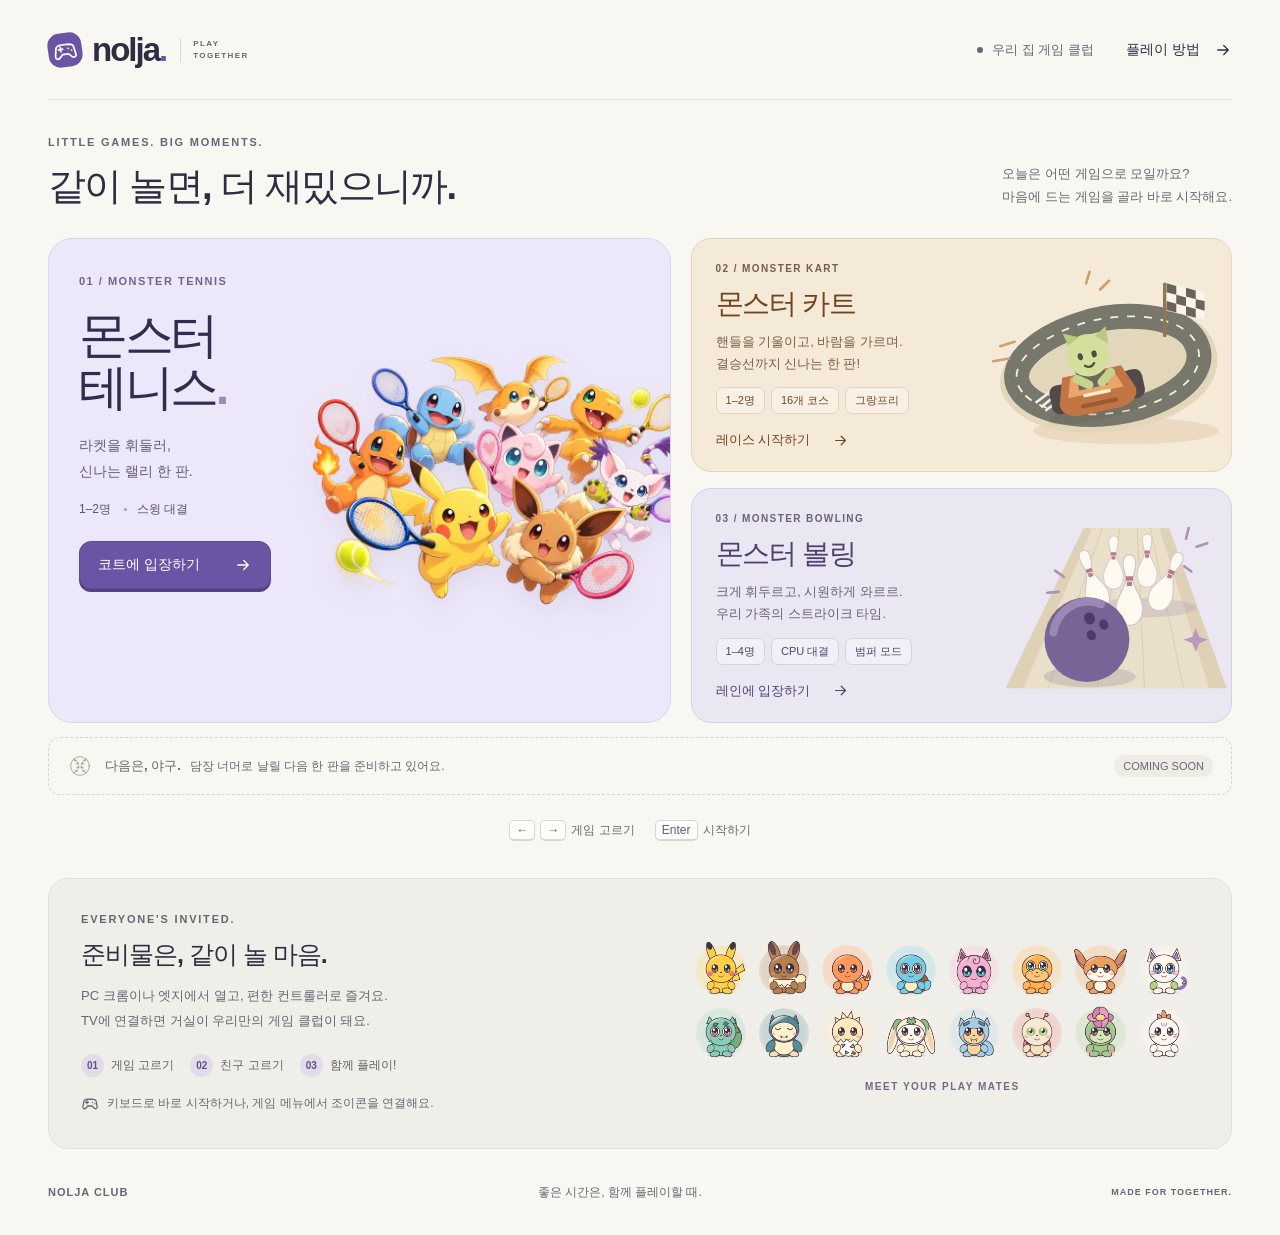
<file: index.html>
<!doctype html>
<html lang="ko">
<head>
<meta charset="utf-8">
<meta name="viewport" content="width=device-width, initial-scale=1">
<meta name="theme-color" content="#f8f7f2">
<meta name="description" content="우리 집이 플레이 그라운드가 되는 시간. 조이콘이나 키보드로 함께 즐기는 놀자 게임 클럽. 몬스터 테니스 · 몬스터 카트 · 몬스터 볼링.">
<title>놀자 · 몬스터 게임 클럽</title>
<link rel="icon" href="shared/icon.svg" type="image/svg+xml">
<meta property="og:type" content="website">
<meta property="og:site_name" content="놀자">
<meta property="og:title" content="놀자 · 몬스터 게임 클럽">
<meta property="og:description" content="우리 집이 플레이 그라운드가 되는 시간. 조이콘이나 키보드로 함께 즐기는 놀자 게임 클럽. 몬스터 테니스 · 몬스터 카트 · 몬스터 볼링.">
<meta property="og:url" content="https://pusam.github.io/nolja/">
<meta property="og:image" content="https://pusam.github.io/nolja/shared/og.jpg">
<meta property="og:image:width" content="1200">
<meta property="og:image:height" content="630">
<meta name="twitter:card" content="summary_large_image">
<link rel="stylesheet" href="shared/home.css?v=20261106a">
<link rel="stylesheet" href="shared/brand.css?v=20261106a">
<link rel="stylesheet" href="shared/couch.css?v=20261106a">
</head>
<body>
<a class="skip-link" href="#games">게임 고르기로 바로 가기</a>
<svg class="icon-library" aria-hidden="true" xmlns="http://www.w3.org/2000/svg">
  <symbol id="i-arrow" viewBox="0 0 24 24"><path d="M5 12h14m-6-6 6 6-6 6"/></symbol>
  <symbol id="i-controller" viewBox="0 0 24 24"><path d="m8 7-2.1.6a3 3 0 0 0-2.1 2.3L2.5 17a2.2 2.2 0 0 0 3.7 2l3-3h5.6l3 3a2.2 2.2 0 0 0 3.7-2l-1.3-7.1a3 3 0 0 0-2.1-2.3L16 7Z"/><path d="M6 11h4m-2-2v4m7-2h.01m3 2h.01"/></symbol>
  <symbol id="i-baseball" viewBox="0 0 64 64"><circle cx="32" cy="32" r="23"/><path d="M17 15c15 8 15 26 0 34m30-34c-15 8-15 26 0 34M18 19l6-2m-1 9 6-1m-5 10 6 1m-10 7 6 3m20-27-6-2m1 9-6-1m5 10-6 1m10 7-6 3"/></symbol>
</svg>
<div class="home">
  <header class="site-header">
    <a class="brand nolja-brand" href="index.html" aria-label="놀자 홈"><span class="brand-symbol"><svg aria-hidden="true"><use href="#i-controller"/></svg></span><span class="brand-word">nolja<span class="brand-dot">.</span></span><span class="brand-tag">PLAY<br>TOGETHER</span></a>
    <nav class="header-nav" aria-label="홈 메뉴"><span class="club-status"><i></i> 우리 집 게임 클럽</span><a class="how-link" href="#how-to-play">플레이 방법 <svg class="icon" aria-hidden="true"><use href="#i-arrow"/></svg></a></nav>
  </header>
  <main>
    <section id="games" aria-labelledby="page-title">
      <div class="intro"><div><p class="eyebrow">LITTLE GAMES. BIG MOMENTS.</p><h1 id="page-title">같이 놀면, 더 재밌으니까.</h1></div><p class="intro-note">오늘은 어떤 게임으로 모일까요?<br>마음에 드는 게임을 골라 바로 시작해요.</p></div>
      <div id="channels" class="channels">
        <a class="ch hero" href="games/tennis/index.html" data-name="몬스터 테니스" aria-label="몬스터 테니스 시작하기. 1인 CPU 대전 또는 2인 대전">
          <div class="hero-copy">
            <p class="hero-kicker">01 / MONSTER TENNIS</p>
            <h2>몬스터 <br>테니스<span class="title-dot">.</span></h2>
            <p class="hero-desc">라켓을 휘둘러,<br>신나는 랠리 한 판.</p>
            <div class="game-tags"><span>1–2명</span><span>스윙 대결</span></div>
            <span class="play-button">코트에 입장하기 <svg class="icon" aria-hidden="true"><use href="#i-arrow"/></svg></span>
          </div>
          <div class="hero-art" aria-hidden="true">
            <img class="home-monsters" src="games/tennis/assets/monster-team.webp" alt="" width="1536" height="1024" fetchpriority="high">
          </div>
        </a>
        <div class="game-grid" aria-label="카트와 볼링">
          <a class="ch game-card racing" href="games/kart/index.html" data-name="몬스터 카트" aria-label="몬스터 카트 시작하기. 1~2인, 16개 코스와 그랑프리">
            <div class="game-copy"><span class="game-index">02 / MONSTER KART</span><h2>몬스터 카트</h2><p>핸들을 기울이고, 바람을 가르며.<br>결승선까지 신나는 한 판!</p><div class="card-tags"><span>1–2명</span><span>16개 코스</span><span>그랑프리</span></div><span class="card-cta">레이스 시작하기 <svg class="icon" aria-hidden="true"><use href="#i-arrow"/></svg></span></div>
            <div class="game-illustration" aria-hidden="true">
              <svg viewBox="0 0 300 260" fill="none" xmlns="http://www.w3.org/2000/svg">
                <ellipse cx="168" cy="216" rx="105" ry="15" fill="#c6a47b" opacity=".23"/>
                <path d="M35 185c-30-37 19-81 71-100 53-20 136-15 158 24 26 46-18 86-76 101-60 16-125 9-153-25Z" fill="#e2d7bb"/>
                <path d="M51 172c-23-29 18-61 63-76 49-17 115-12 132 18 18 33-17 62-64 76-48 13-109 9-131-18Z" stroke="#77776b" stroke-width="28"/>
                <path d="M51 172c-23-29 18-61 63-76 49-17 115-12 132 18 18 33-17 62-64 76-48 13-109 9-131-18Z" stroke="#f8efda" stroke-width="2" stroke-dasharray="9 10"/>
                <path d="m66 184 20-15m-14 20 20-16m-15 20 21-16" stroke="#f3eee5" stroke-width="3"/>
                <path d="M212 50v58" stroke="#8f7856" stroke-width="4" stroke-linecap="round"/>
                <path d="m214 49 43 10v31l-43-10Z" fill="#faf4e9"/><path d="m214 49 11 3v10l-11-3Zm22 5 11 3v10l-11-3Zm-11 8 11 3v10l-11-3Zm22 5 10 2v11l-10-3Zm-33 2 11 3v10l-11-3Zm22 6 11 3v10l-11-3Z" fill="#6c635a"/>
                <g transform="translate(74 96) rotate(-12 65 65)">
                  <ellipse cx="57" cy="96" rx="58" ry="10" fill="#5b473f" opacity=".18"/>
                  <rect x="6" y="58" width="23" height="33" rx="9" fill="#51494a"/><rect x="90" y="58" width="23" height="33" rx="9" fill="#51494a"/>
                  <path d="M24 51h68l11 27c2 11-9 19-22 19H36c-13 0-22-7-21-17Z" fill="#c17544"/>
                  <path d="M33 53h49l8 22H26Z" fill="#e9a66a"/><path d="M40 42h33v27H40Z" fill="#6e685b"/>
                  <circle cx="58" cy="32" r="24" fill="#d4df9c"/><path d="m38 17-3-15 17 8m18 2L84 4l-1 20" fill="#b9c982"/>
                  <ellipse cx="49" cy="32" rx="3" ry="4" fill="#4c5042"/><ellipse cx="65" cy="32" rx="3" ry="4" fill="#4c5042"/><path d="M52 43q6 5 11-1" stroke="#4c5042" stroke-width="2.5" stroke-linecap="round"/>
                  <path d="m40 56 12 9m27-9-12 9" stroke="#c5d48d" stroke-width="10" stroke-linecap="round"/>
                  <path d="M45 76h28" stroke="#faf0cc" stroke-width="4" stroke-linecap="round"/><rect x="38" y="85" width="43" height="5" rx="2.5" fill="#9c582f"/>
                </g>
                <path d="m26 120 16-5m-24 22 18-3M123 49l4-13m12 20 10-10" stroke="#cba16d" stroke-width="3" stroke-linecap="round"/>
              </svg>
            </div>
          </a>
          <a class="ch game-card bowling" href="games/bowling/index.html" data-name="몬스터 볼링" aria-label="몬스터 볼링 시작하기. 혼자 또는 최대 4명이 함께하는 볼링">
            <div class="game-copy"><span class="game-index">03 / MONSTER BOWLING</span><h2>몬스터 볼링</h2><p>크게 휘두르고, 시원하게 와르르.<br>우리 가족의 스트라이크 타임.</p><div class="card-tags"><span>1–4명</span><span>CPU 대결</span><span>범퍼 모드</span></div><span class="card-cta">레인에 입장하기 <svg class="icon" aria-hidden="true"><use href="#i-arrow"/></svg></span></div>
            <div class="game-illustration" aria-hidden="true">
              <svg viewBox="0 0 300 260" fill="none" xmlns="http://www.w3.org/2000/svg">
                <path d="m32 223 88-181h97l65 181Z" fill="#ded1b6"/><path d="m52 223 78-181h76l56 181Z" fill="#eadfc8"/>
                <path d="m80 223 61-181m-5 181 25-181m28 181-8-181m52 181L196 42" stroke="#cbbd9e" stroke-opacity=".6"/>
                <ellipse cx="185" cy="132" rx="63" ry="11" fill="#a99ab7" opacity=".3"/>
                <defs><g id="home-pin"><path d="M-7-39c-1-7 2-12 7-12s8 5 7 12L4-24c-1 8 11 22 11 33 0 13-6 20-15 20S-15 22-15 9C-15-2-3-16-4-24Z" fill="#fffaf0" stroke="#d0c6d7" stroke-width="1.4"/><path d="m-4-24 8 0m-7 6h6" stroke="#bd7b87" stroke-width="5"/></g></defs>
                <use href="#home-pin" transform="translate(154 89) scale(.75)"/><use href="#home-pin" transform="translate(192 87) scale(.75)"/>
                <use href="#home-pin" transform="translate(133 110) rotate(-18) scale(.88)"/><use href="#home-pin" transform="translate(211 111) rotate(24) scale(.88)"/>
                <use href="#home-pin" transform="translate(172 123)"/>
                <ellipse cx="127" cy="210" rx="52" ry="12" fill="#706185" opacity=".2"/>
                <circle cx="124" cy="168" r="48" fill="#786496"/><path d="M86 160c5-28 31-41 54-32" stroke="#9c88b6" stroke-width="9" stroke-linecap="round"/>
                <ellipse cx="127" cy="144" rx="6" ry="7" transform="rotate(-25 127 144)" fill="#4c3c67"/><ellipse cx="143" cy="151" rx="5" ry="6" transform="rotate(-25 143 151)" fill="#4c3c67"/><ellipse cx="129" cy="163" rx="5" ry="6" transform="rotate(-25 129 163)" fill="#4c3c67"/>
                <path d="m236 54 3-12m9 21 12-4m-26 26 8 6M98 97l-10-7m4 24-13 1" stroke="#ac92b5" stroke-width="3" stroke-linecap="round"/>
                <path d="m247 155 4 10 10 3-10 4-4 10-4-10-10-4 10-3Z" fill="#b99abd"/>
              </svg>
            </div>
          </a>
        </div>
      </div>
      <article class="upcoming" aria-label="야구, 준비 중"><svg class="icon" aria-hidden="true"><use href="#i-baseball"/></svg><div><h2>다음은, 야구.</h2><p>담장 너머로 날릴 다음 한 판을 준비하고 있어요.</p></div><span class="soon-label">COMING SOON</span></article>
      <p class="keyboard-hint"><span><kbd>←</kbd><kbd>→</kbd> 게임 고르기</span><span><kbd>Enter</kbd> 시작하기</span><span id="padHint" class="pad-hint" hidden><kbd>스틱</kbd> 게임 고르기 · <kbd>버튼</kbd> 시작하기</span><span id="gameHint" class="selection-status" aria-live="polite" aria-atomic="true"></span></p>
    </section>
    <section id="how-to-play" class="club-lounge" aria-labelledby="lounge-title">
      <div class="lounge-copy"><p class="eyebrow">EVERYONE'S INVITED.</p><h2 id="lounge-title">준비물은, 같이 놀 마음.</h2><p>PC 크롬이나 엣지에서 열고, 편한 컨트롤러로 즐겨요.<br>TV에 연결하면 거실이 우리만의 게임 클럽이 돼요.</p><ol class="play-steps"><li><b>01</b> 게임 고르기</li><li><b>02</b> 친구 고르기</li><li><b>03</b> 함께 플레이!</li></ol><span class="controller-note"><svg class="icon" aria-hidden="true"><use href="#i-controller"/></svg> 키보드로 바로 시작하거나, 게임 메뉴에서 조이콘을 연결해요.</span></div>
      <div class="plaza-wrap"><div class="plaza" id="plaza" aria-label="함께할 수 있는 캐릭터 친구들"></div><span class="plaza-label">MEET YOUR PLAY MATES</span></div>
    </section>
  </main>
  <footer class="site-footer"><span>NOLJA CLUB</span><p>좋은 시간은, 함께 플레이할 때.</p><span>MADE FOR TOGETHER.</span></footer>
</div>
<script src="shared/store.js?v=20261106a"></script>
<script src="shared/joycon.js?v=20261106a"></script>
<script src="shared/couch.js?v=20261106a"></script>
<script src="shared/characters.js?v=20261106a"></script>
<script>
(() => {
  'use strict';
  const plaza = document.getElementById('plaza');
  const characters = window.Nolja.characters.CHARS;
  plaza.setAttribute('aria-label', `함께할 수 있는 ${characters.length}명의 캐릭터`);
  characters.forEach(ch => {
    const figure = document.createElement('span'); figure.className = 'play-mate';
    const canvas = document.createElement('canvas'); canvas.width = canvas.height = 128;
    canvas.setAttribute('role', 'img'); canvas.setAttribute('aria-label', ch.name); canvas.title = ch.name;
    window.Nolja.characters.portrait(canvas, ch); figure.appendChild(canvas); plaza.appendChild(figure);
  });
  // Derive keyboard choices from playable links so a new game cannot desynchronize the menu.
  const tiles = [...document.querySelectorAll('#channels a.ch')];
  const hint = document.getElementById('gameHint');
  let choice = 0;
  const announceChoice = () => { hint.textContent = tiles[choice].dataset.name + ' 선택됨'; };
  tiles.forEach((tile, i) => tile.addEventListener('focus', () => { choice = i; announceChoice(); }));
  window.addEventListener('keydown', e => {
    if (e.altKey || e.ctrlKey || e.metaKey || e.target.closest('input, textarea, select, [contenteditable="true"]')) return;
    if (e.key === 'ArrowRight' || e.key === 'ArrowLeft') {
      if (e.target.closest('a, button') && !e.target.closest('#channels a.ch')) return;
      e.preventDefault();
      choice = (choice + (e.key === 'ArrowRight' ? 1 : -1) + tiles.length) % tiles.length;
      tiles[choice].focus({ preventScroll: true });
      tiles[choice].scrollIntoView({ block: 'nearest', behavior: 'auto' });
    }
    if (e.key === 'Enter' && !e.target.closest('a, button')) {
      e.preventDefault(); location.href = tiles[choice].href;
    }
  });
  // 소파에서 조이콘·게임패드로 고르기 (예전에 허락한 조이콘은 저절로 붙음)
  const { joycon, couch } = window.Nolja, padHint = document.getElementById('padHint');
  const showPadHint = () => { padHint.hidden = !joycon.list.some(j => j.ok); };
  joycon.on('change', showPadHint);
  couch.attach({ pads: true, layers: [{ el: document.getElementById('channels'), on: () => true, first: 'a.ch', auto: true }] });
  joycon.start();
})();
</script>
</body>
</html>
</file>
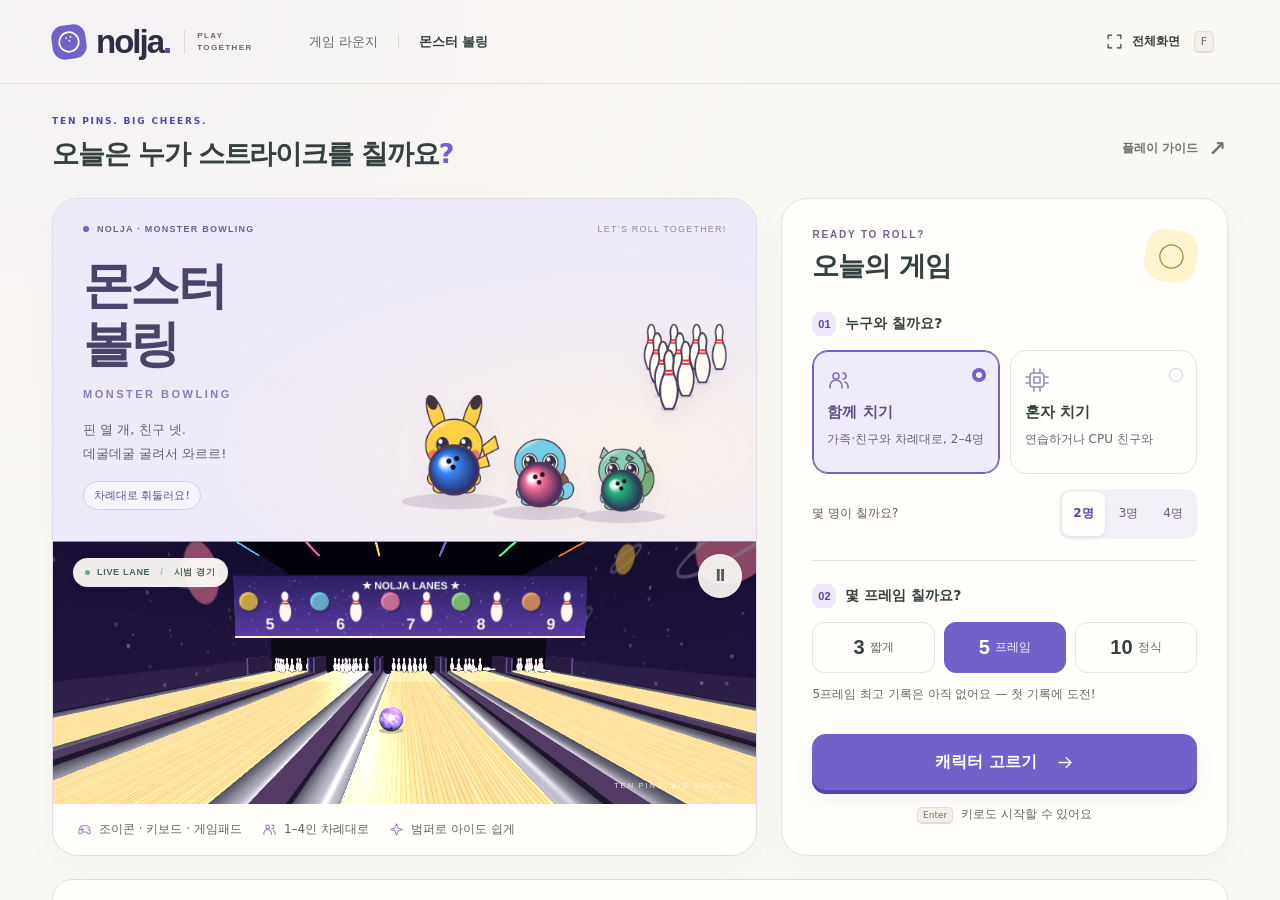
<file: games/bowling/index.html>
<!doctype html>
<html lang="ko">
<head>
<meta charset="utf-8">
<meta name="viewport" content="width=device-width, initial-scale=1">
<meta name="theme-color" content="#5b3fa8">
<title>몬스터 볼링 · 놀자</title>
<meta name="description" content="위 볼링처럼 쥔 채 휘두르다 놓으면 굴러가는 1~4인 볼링. 범퍼와 CPU 친구도 있어요.">
<link rel="icon" href="../../shared/icon.svg" type="image/svg+xml">
<meta property="og:type" content="website">
<meta property="og:site_name" content="놀자">
<meta property="og:title" content="몬스터 볼링 · 놀자">
<meta property="og:description" content="위 볼링처럼 쥔 채 휘두르다 놓으면 굴러가는 1~4인 볼링. 범퍼와 CPU 친구도 있어요.">
<meta property="og:url" content="https://pusam.github.io/nolja/games/bowling/">
<meta property="og:image" content="https://pusam.github.io/nolja/shared/og.jpg">
<meta property="og:image:width" content="1200">
<meta property="og:image:height" content="630">
<meta name="twitter:card" content="summary_large_image">
<link rel="stylesheet" href="../../shared/nolja.css?v=20261106a">
<link rel="stylesheet" href="../../shared/lobby.css?v=20261106a">
<link rel="stylesheet" href="bowling.css?v=20261106a">
<link rel="stylesheet" href="../../shared/couch.css?v=20261106a">
<link rel="stylesheet" href="../../shared/brand.css?v=20261106a">
</head>
<body>
<svg class="icon-library" xmlns="http://www.w3.org/2000/svg" aria-hidden="true"><defs>
  <symbol id="i-bowl" viewBox="0 0 24 24"><circle cx="12" cy="12" r="9"/><path d="M10 8h.01M14 7.5h.01M12.5 11h.01"/></symbol>
  <symbol id="i-pin" viewBox="0 0 64 64"><path d="M18 8h8l-1 12c-1 6 5 12 5 20 0 7-3 14-8 14s-8-7-8-14c0-8 6-14 5-20Zm-1 19h10M17 32h10"/><circle cx="44" cy="42" r="13"/><path d="M42 35h.01m6 2h.01m-5 4h.01"/></symbol>
  <symbol id="i-arrow" viewBox="0 0 24 24"><path d="M4 12h15m-6-6 6 6-6 6"/></symbol>
  <symbol id="i-users" viewBox="0 0 24 24"><circle cx="9" cy="8" r="3"/><path d="M3 20v-2a6 6 0 0 1 12 0v2m1-15a3 3 0 0 1 0 6m2 3a5 5 0 0 1 3 4v2"/></symbol>
  <symbol id="i-cpu" viewBox="0 0 24 24"><rect x="5" y="5" width="14" height="14" rx="3"/><path d="M9 1v4m6-4v4M9 19v4m6-4v4M1 9h4m-4 6h4m14-6h4m-4 6h4M9 9h6v6H9z"/></symbol>
  <symbol id="i-pad" viewBox="0 0 24 24"><path d="M8 6h8c3 0 4 3 5 9 1 5-3 5-6 1H9c-3 4-7 4-6-1C4 9 5 6 8 6Z"/><path d="M8 9v6m-3-3h6m5-2h.01m2 3h.01"/></symbol>
  <symbol id="i-expand" viewBox="0 0 24 24"><path d="M8 3H3v5m13-5h5v5M3 16v5h5m13-5v5h-5"/></symbol>
  <symbol id="i-spark" viewBox="0 0 24 24"><path d="m12 3 2.5 6.5L21 12l-6.5 2.5L12 21l-2.5-6.5L3 12l6.5-2.5Z"/></symbol>
  <symbol id="i-sliders" viewBox="0 0 24 24"><path d="M4 7h6m4 0h6M4 17h10m4 0h2"/><circle cx="12" cy="7" r="2"/><circle cx="16" cy="17" r="2"/></symbol>
  <symbol id="i-chevron" viewBox="0 0 24 24"><path d="m8 10 4 4 4-4"/></symbol>
  <symbol id="i-keyboard" viewBox="0 0 24 24"><rect x="2" y="5" width="20" height="14" rx="3"/><path d="M6 9h.01M10 9h.01M14 9h.01M18 9h.01M6 12h.01M10 12h.01M14 12h.01M18 12h.01M7 15h10"/></symbol>
</defs></svg>
<div id="laneStage"><canvas id="gl" aria-label="볼링 레인"></canvas><canvas id="hud" aria-hidden="true"></canvas></div>

<div id="menu" class="overlay lobby">
  <header class="club-header">
    <a class="brand nolja-brand" href="../../index.html" aria-label="놀자 홈"><span class="brand-symbol"><svg aria-hidden="true"><use href="#i-bowl"/></svg></span><span class="brand-word">nolja<span class="brand-dot">.</span></span><span class="brand-tag">PLAY<br>TOGETHER</span></a>
    <nav class="club-nav" aria-label="메인 메뉴"><a href="../../index.html">게임 라운지</a><span class="nav-divider"></span><span class="current-game">몬스터 볼링</span></nav>
    <button id="btnFull" class="header-button" aria-label="전체화면 (F)"><svg aria-hidden="true" class="icon"><use href="#i-expand"/></svg><span>전체화면</span><kbd>F</kbd></button>
  </header>
  <main class="lobby-main">
    <div class="page-heading"><div><p class="eyebrow">TEN PINS. BIG CHEERS.</p><h1>오늘은 누가 스트라이크를 칠까요<span>?</span></h1></div><button id="btnGuide" class="text-button">플레이 가이드 <span aria-hidden="true">↗</span></button></div>
    <div class="lobby-grid">
      <section class="game-feature" aria-labelledby="gameTitle">
        <div class="feature-copy"><div class="feature-topline"><span class="sport-badge"><span></span> NOLJA · MONSTER BOWLING</span><span class="feature-edition">LET’S ROLL TOGETHER!</span></div><div class="feature-intro"><h2 id="gameTitle">몬스터 <br>볼링<span>MONSTER BOWLING</span></h2><p>핀 열 개, 친구 넷.<br>데굴데굴 굴려서 와르르!</p><span class="feature-note">차례대로 휘둘러요!</span></div><img id="bowlArt" class="monster-team bowl-art" alt="볼링공을 든 몬스터 친구들과 핀 열 개" hidden></div>
        <div id="lanePreview" class="court-preview lane-preview"><div class="preview-caption"><span class="live-dot"></span> LIVE LANE <span class="caption-divider">/</span> 시범 경기</div><button id="btnPreview" class="preview-toggle" aria-pressed="false" aria-label="시범 경기 일시정지">Ⅱ</button><span class="court-watermark" aria-hidden="true">TEN PINS. BIG SMILES.</span></div>
        <div class="feature-perks"><span><svg aria-hidden="true" class="icon"><use href="#i-pad"/></svg> 조이콘 · 키보드 · 게임패드</span><span><svg aria-hidden="true" class="icon"><use href="#i-users"/></svg> 1–4인 차례대로</span><span><svg aria-hidden="true" class="icon"><use href="#i-spark"/></svg> 범퍼로 아이도 쉽게</span></div>
      </section>
      <section class="match-setup" aria-labelledby="setupTitle">
        <div class="setup-heading"><div><p class="eyebrow">READY TO ROLL?</p><h2 id="setupTitle">오늘의 게임</h2></div><span class="setup-ball-wrap"><svg class="setup-ball" aria-hidden="true"><use href="#i-bowl"/></svg></span></div>
        <fieldset class="setup-group"><legend><span class="step-number">01</span> 누구와 칠까요?</legend><div id="modeRow" class="mode-options" aria-label="게임 모드"><button data-mode="family"><svg aria-hidden="true" class="icon"><use href="#i-users"/></svg><strong>함께 치기</strong><span>가족·친구와 차례대로, 2–4명</span><i class="choice-dot"></i></button><button data-mode="solo"><svg aria-hidden="true" class="icon"><use href="#i-cpu"/></svg><strong>혼자 치기</strong><span>연습하거나 CPU 친구와</span><i class="choice-dot"></i></button></div><div id="countRow" class="level-options"><span>몇 명이 칠까요?</span><div class="row"><button data-count="2">2명</button><button data-count="3">3명</button><button data-count="4">4명</button></div></div><div id="cpuRow" class="level-options hidden"><span>CPU 친구</span><div class="row"><button data-cpu="-1">없이</button><button data-cpu="0">쉬움</button><button data-cpu="1">보통</button><button data-cpu="2">어려움</button></div></div></fieldset>
        <fieldset class="setup-group win-group"><legend><span class="step-number">02</span> 몇 프레임 칠까요?</legend><div id="frameRow" class="win-options" aria-label="프레임 수"><button data-frames="3">3<span>짧게</span></button><button data-frames="5">5<span>프레임</span></button><button data-frames="10">10<span>정식</span></button></div><p id="bestScore" class="field-hint"></p></fieldset>
        <div class="start-area"><button id="btnStart" class="primary start-button">캐릭터 고르기 <svg aria-hidden="true" class="icon"><use href="#i-arrow"/></svg></button><span class="start-hint"><kbd>Enter</kbd> 키로도 시작할 수 있어요</span></div>
      </section>
    </div>
    <section class="connection-card" aria-labelledby="controllerTitle"><span class="connection-icon"><svg aria-hidden="true" class="icon"><use href="#i-pad"/></svg></span><div class="connection-copy"><h2 id="controllerTitle">휘둘러서 굴리기, 조이콘과 함께</h2><p id="connectionStatus">키보드만으로도 바로 플레이할 수 있어요.</p></div><div class="connection-actions"><button id="btnConnect" class="connect-button"><span class="plus-icon" aria-hidden="true">+</span> 조이콘 연결</button></div></section>
    <div class="secondary-grid">
      <details class="club-details" id="controllerDetails"><summary><span><svg aria-hidden="true" class="icon"><use href="#i-pad"/></svg> 컨트롤러 상태 · 연결 방법</span><svg aria-hidden="true" class="icon chevron"><use href="#i-chevron"/></svg></summary><div class="details-content"><p class="small">윈도우 블루투스에서 조이콘 측면의 동그란 버튼을 길게 눌러 페어링한 뒤, ‘조이콘 연결’을 눌러주세요. 여러 개를 연결하려면 한 번씩 눌러주세요. 연결하고 나면 메뉴도 조이콘으로 골라요: 스틱 = 옮기기, 오른쪽 버튼 = 누르기, 아래 버튼 = 뒤로. 차례대로 치니까 하나를 돌려 써도 돼요.</p><div id="hidWarn" class="warn hidden" role="status"></div><div id="slots" aria-live="polite"></div></div></details>
      <details class="club-details" id="settingsDetails"><summary><span><svg aria-hidden="true" class="icon"><use href="#i-sliders"/></svg> 그래픽 · 플레이 설정</span><svg aria-hidden="true" class="icon chevron"><use href="#i-chevron"/></svg></summary><div class="details-content"><div class="setting-title">그래픽 품질</div><div id="qRow" class="row seg"><button data-q="auto">자동</button><button data-q="high">높음</button><button data-q="mid">보통</button><button data-q="low">낮음</button><button data-q="lowest">최저</button></div><div id="gfxInfo" class="small gfx-info"></div><label class="set" for="sens">스윙 감도 <input id="sens" type="range" min="0.6" max="1.6" step="0.05"><span id="sensV" class="small"></span></label><div class="setting-title">굴러갈 길 미리 보기</div><div id="guideRow" class="row seg"><button data-guide="full">핀까지</button><button data-guide="short">화살표까지</button><button data-guide="off">끄기</button></div><p class="small">조준할 때 바닥에 공이 굴러갈 길이 화살 띠로 나와요. 어른끼리는 ‘화살표까지’나 ‘끄기’로 해 보세요.</p><div class="setting-title sound-title">소리 크기</div><label class="set" for="volMusic">음악 <input id="volMusic" type="range" min="0" max="100" step="5"><span id="volMusicV" class="small"></span></label><label class="set" for="volSfx">효과음 <input id="volSfx" type="range" min="0" max="100" step="5"><span id="volSfxV" class="small"></span></label><label class="set" for="volCrowd">관중 <input id="volCrowd" type="range" min="0" max="100" step="5"><span id="volCrowdV" class="small"></span></label><p class="small">볼링장 음악은 계속 흐르고, 게임 중엔 옆 레인 소리와 웅성거림이 나와요. 0이면 꺼져요.</p></div></details>
    </div>
    <footer class="club-footer"><button id="btnHome" class="text-button">← 놀자 라운지</button><span>조이콘 스트랩을 꼭 끼고, 주변 공간을 확보해 주세요.</span><span class="footer-signoff">LITTLE FRIENDS, LOVELY GAMES.</span></footer>
  </main>
</div>

<dialog id="guideDialog" class="guide-dialog" aria-labelledby="guideTitle"><div class="dialog-heading"><div><p class="eyebrow">READY, SET, ROLL!</p><h2 id="guideTitle">처음이어도 괜찮아요.</h2></div><button id="btnGuideClose" class="close-button" aria-label="플레이 가이드 닫기">×</button></div><p class="sub">조준은 스틱으로, 굴리기는 휘둘러서! 한 사람씩 차례대로 쳐요.</p><div class="guide-steps"><div><span>01</span><h3>자리·방향·휘기</h3><p>스틱을 위아래로 움직여 고칠 것을 고르고, 좌우로 바꿔요. 바닥의 화살 띠가 공이 굴러갈 길이에요. 휘기를 넣으면 공이 핀 앞에서 휘어 들어가요.</p></div><div><span>02</span><h3>위 볼링처럼 휘두르기</h3><p>조이콘을 R 버튼 쪽이 손끝을 향하게 쥐고, R(ZR)을 누른 채 팔을 뒤로 뺐다가 앞으로 휘두르며 놓아요. 화면 속 팔이 내 팔을 그대로 따라가요. 빨리 휘두를수록 빠르고, 놓을 때 손목을 비틀면 그쪽으로 휘어요. 버튼 없이 휘둘러도 맨 아래에서 저절로 굴러가요.</p></div><div><span>03</span><h3>스트라이크·스페어</h3><p>첫 공에 열 개 다 쓰러뜨리면 스트라이크(X), 두 공에 다 쓰러뜨리면 스페어(/)예요. 보너스 점수를 받아요! 아이는 범퍼를 켜면 도랑에 안 빠져요.</p></div></div><div class="keyboard-guide"><h3><svg aria-hidden="true" class="icon"><use href="#i-keyboard"/></svg> 키보드로 플레이</h3><div class="keyboard-players"><div><kbd>↑</kbd><kbd>↓</kbd> 고르기 <kbd>←</kbd><kbd>→</kbd> 바꾸기 <kbd>Space</kbd> 꾹 눌렀다 떼면 굴러가요</div><div><kbd>A</kbd> 살살 <kbd>S</kbd> 보통 <kbd>D</kbd> 세게 바로 굴리기 · <kbd>B</kbd> 범퍼 켜고 끄기</div></div><p class="small"><kbd>Enter</kbd> 시작 · <kbd>Esc</kbd> 일시정지 · <kbd>F</kbd> 전체화면</p><p class="small">게임패드: 스틱 조준 · A 꾹 눌렀다 떼기 · RB 세게 · LB 살살 · X 보통 · Y 범퍼</p></div></dialog>

<div id="select" class="overlay sel hidden"><div class="selection-top"><p class="eyebrow">PICK YOUR BOWLER</p><div class="seltitle">함께 칠 친구를 골라요<span>.</span></div><p class="selection-subtitle">한 사람씩 차례대로 골라요. 아이는 범퍼를 켜 주세요!</p><div id="roster" class="roster" aria-label="볼링 캐릭터 목록"></div><div class="center selection-hint"><span class="hint">클릭으로 고르기 · 같은 친구를 한 번 더 누르면 준비 · 조이콘 Y·A ◀▶, 휘두르면 준비, B 뒤로 · 키보드 ←→, Enter</span><span class="roster-scroll-hint">캐릭터 목록을 스크롤하면 더 많은 친구가 보여요.</span></div></div><div class="selbottom bw-selbottom"><div id="selCards" class="bw-cards"></div><div class="selmid"><div id="selMsg" class="selmsg" role="status"></div><button id="btnSelBack">← 게임 설정</button></div></div></div>
<div id="pause" class="overlay hidden"><div class="panel center pause-panel"><p class="eyebrow">TAKE A BREATHER</p><div class="big">잠깐, 쉬어갈까요?</div><p class="sub">레인은 그대로 기다리고 있어요.</p><div class="row modal-actions"><button id="btnResume" class="primary">계속 하기</button><button id="btnRestart">처음부터</button><button id="btnQuit">게임 설정으로</button></div><div id="pauseInfo" class="small"></div></div></div>
<div id="result" class="overlay bottom hidden"><div class="panel center result-panel"><p id="resEyebrow" class="eyebrow">WHAT A GAME!</p><div id="resTitle" class="big"></div><div id="resRecord" class="bw-record hidden"></div><div id="resBody" class="sub"></div><div class="row modal-actions"><button id="btnAgain" class="primary">한 판 더!</button><button id="btnReselect">캐릭터 바꾸기</button><button id="btnMenu">게임 설정</button></div><div class="small result-hint">조이콘 버튼 / Enter = 다시 하기</div></div></div>
<script src="../../shared/vendor/three.min.js"></script>
<script src="../../shared/store.js?v=20261106a"></script>
<script src="../../shared/audio.js?v=20261106a"></script>
<script src="../../shared/joycon.js?v=20261106a"></script>
<script src="../../shared/couch.js?v=20261106a"></script>
<script src="../../shared/characters.js?v=20261106a"></script>
<script src="bowling.js?v=20261106a"></script>
<script src="bowling-ui.js?v=20261106a"></script>
</body>
</html>
</file>
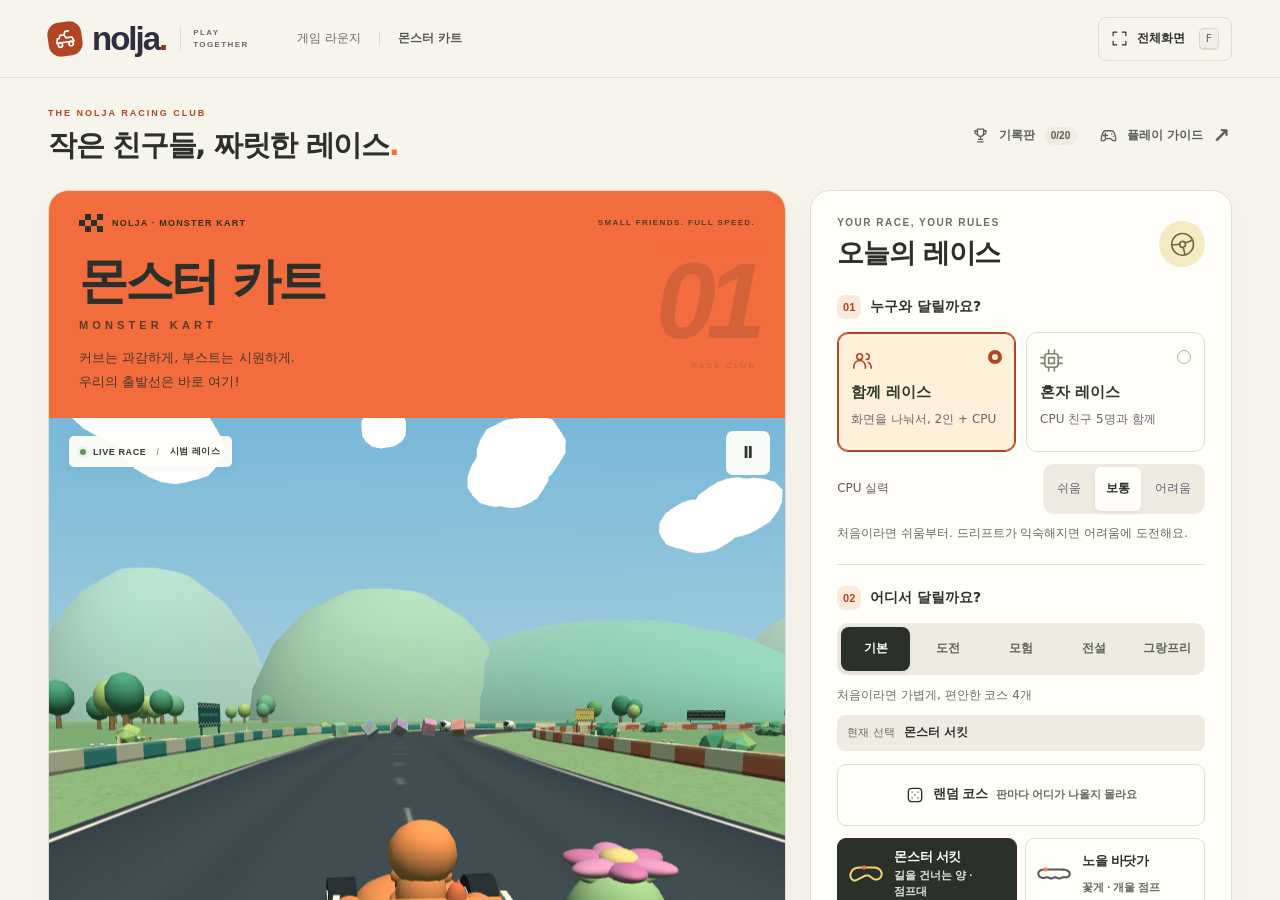
<file: games/kart/index.html>
<!doctype html>
<html lang="ko">
<head>
<meta charset="utf-8">
<meta name="viewport" content="width=device-width, initial-scale=1">
<meta name="theme-color" content="#f76b39">
<title>몬스터 카트 · 놀자</title>
<meta name="description" content="조이콘을 핸들처럼 기울여 달리는 1~2인 레이스. 코스 16개와 그랑프리 컵 넷, 트로피 진열장까지.">
<link rel="icon" href="../../shared/icon.svg" type="image/svg+xml">
<meta property="og:type" content="website">
<meta property="og:site_name" content="놀자">
<meta property="og:title" content="몬스터 카트 · 놀자">
<meta property="og:description" content="조이콘을 핸들처럼 기울여 달리는 1~2인 레이스. 코스 16개와 그랑프리 컵 넷, 트로피 진열장까지.">
<meta property="og:url" content="https://pusam.github.io/nolja/games/kart/">
<meta property="og:image" content="https://pusam.github.io/nolja/shared/og.jpg">
<meta property="og:image:width" content="1200">
<meta property="og:image:height" content="630">
<meta name="twitter:card" content="summary_large_image">
<link rel="stylesheet" href="../../shared/nolja.css?v=20261106a">
<link rel="stylesheet" href="../../shared/lobby.css?v=20261106a">
<link rel="stylesheet" href="kart.css?v=20261106a">
<link rel="stylesheet" href="../../shared/couch.css?v=20261106a">
<link rel="stylesheet" href="../../shared/brand.css?v=20261106a">
</head>
<body>
<svg class="icon-library" xmlns="http://www.w3.org/2000/svg" aria-hidden="true"><defs>
  <symbol id="i-kart" viewBox="0 0 24 24"><path d="M4 15h16l-1.5-4H13l-1.5-3H8L6.5 11H5Z"/><circle cx="7" cy="17" r="2"/><circle cx="17" cy="17" r="2"/><path d="M11.5 8 13 5h3"/></symbol>
  <symbol id="i-arrow" viewBox="0 0 24 24"><path d="M4 12h15m-6-6 6 6-6 6"/></symbol>
  <symbol id="i-users" viewBox="0 0 24 24"><circle cx="9" cy="8" r="3"/><path d="M3 20v-2a6 6 0 0 1 12 0v2m1-15a3 3 0 0 1 0 6m2 3a5 5 0 0 1 3 4v2"/></symbol>
  <symbol id="i-cpu" viewBox="0 0 24 24"><rect x="5" y="5" width="14" height="14" rx="3"/><path d="M9 1v4m6-4v4M9 19v4m6-4v4M1 9h4m-4 6h4m14-6h4m-4 6h4M9 9h6v6H9z"/></symbol>
  <symbol id="i-pad" viewBox="0 0 24 24"><path d="M8 6h8c3 0 4 3 5 9 1 5-3 5-6 1H9c-3 4-7 4-6-1C4 9 5 6 8 6Z"/><path d="M8 9v6m-3-3h6m5-2h.01m2 3h.01"/></symbol>
  <symbol id="i-trophy" viewBox="0 0 24 24"><path d="M8 4h8v5a4 4 0 0 1-8 0V4Z"/><path d="M8 6H5v1.5A3.5 3.5 0 0 0 8.5 11M16 6h3v1.5a3.5 3.5 0 0 1-3.5 3.5M12 13v4M8.5 20h7M9.5 17h5"/></symbol><symbol id="i-wheel" viewBox="0 0 24 24"><circle cx="12" cy="12" r="9"/><circle cx="12" cy="12" r="2.4"/><path d="M3.3 10.5 9.7 11.4M20.7 10.5l-6.4.9M12 14.4V21"/></symbol>
  <symbol id="i-expand" viewBox="0 0 24 24"><path d="M8 3H3v5m13-5h5v5M3 16v5h5m13-5v5h-5"/></symbol>
  <symbol id="i-dice" viewBox="0 0 24 24"><rect x="4" y="4" width="16" height="16" rx="4"/><path d="M8.5 8.5h.01M15.5 8.5h.01M12 12h.01M8.5 15.5h.01M15.5 15.5h.01"/></symbol>
  <symbol id="i-spark" viewBox="0 0 24 24"><path d="m12 3 2.5 6.5L21 12l-6.5 2.5L12 21l-2.5-6.5L3 12l6.5-2.5Z"/></symbol>
  <symbol id="i-sliders" viewBox="0 0 24 24"><path d="M4 7h6m4 0h6M4 17h10m4 0h2"/><circle cx="12" cy="7" r="2"/><circle cx="16" cy="17" r="2"/></symbol>
  <symbol id="i-chevron" viewBox="0 0 24 24"><path d="m8 10 4 4 4-4"/></symbol>
  <symbol id="i-crown" viewBox="0 0 24 24"><path d="M4 18 3 8l5 4 4-7 4 7 5-4-1 10Z"/></symbol>
  <symbol id="i-keyboard" viewBox="0 0 24 24"><rect x="2" y="5" width="20" height="14" rx="3"/><path d="M6 9h.01M10 9h.01M14 9h.01M18 9h.01M6 12h.01M10 12h.01M14 12h.01M18 12h.01M7 15h10"/></symbol>
</defs></svg>
<div id="kartStage"><canvas id="gl" aria-label="카트 레이스 화면"></canvas><canvas id="hud" aria-hidden="true"></canvas></div>

<div id="menu" class="overlay lobby">
  <header class="club-header">
    <a class="brand nolja-brand" href="../../index.html" aria-label="놀자 홈"><span class="brand-symbol"><svg aria-hidden="true"><use href="#i-kart"/></svg></span><span class="brand-word">nolja<span class="brand-dot">.</span></span><span class="brand-tag">PLAY<br>TOGETHER</span></a>
    <nav class="club-nav" aria-label="메인 메뉴"><a href="../../index.html">게임 라운지</a><span class="nav-divider"></span><span class="current-game">몬스터 카트</span></nav>
    <button id="btnFull" class="header-button" aria-label="전체화면 (F)"><svg aria-hidden="true" class="icon"><use href="#i-expand"/></svg><span>전체화면</span><kbd>F</kbd></button>
  </header>
  <main class="lobby-main">
    <div class="page-heading"><div><p class="eyebrow">THE NOLJA RACING CLUB</p><h1>작은 친구들, 짜릿한 레이스<span>.</span></h1></div><div class="page-actions"><button id="btnRecords" class="text-button"><svg aria-hidden="true" class="icon"><use href="#i-trophy"/></svg> 기록판 <em id="recordCount" class="record-chip"></em></button><button id="btnGuide" class="text-button"><svg aria-hidden="true" class="icon"><use href="#i-pad"/></svg> 플레이 가이드 <span aria-hidden="true">↗</span></button></div></div>
    <div class="lobby-grid">
      <section class="game-feature" aria-labelledby="gameTitle">
        <div class="feature-copy"><div class="feature-topline"><span class="sport-badge"><span class="checkered-mark" aria-hidden="true"></span> NOLJA · MONSTER KART</span><span class="feature-edition">SMALL FRIENDS. FULL SPEED.</span></div><div class="feature-intro"><h2 id="gameTitle">몬스터 카트<span>MONSTER KART</span></h2><p>커브는 과감하게, 부스트는 시원하게.<br>우리의 출발선은 바로 여기!</p></div><span class="feature-race-number" aria-hidden="true">01<span>RACE CLUB</span></span><img id="kartArt" class="kart-art" alt="" hidden></div>
        <div id="kartPreview" class="court-preview"><div class="preview-caption"><span class="live-dot"></span> LIVE RACE <span class="caption-divider">/</span> 시범 레이스</div><button id="btnPreview" class="preview-toggle" aria-pressed="false" aria-label="시범 레이스 일시정지">Ⅱ</button><span class="court-watermark" aria-hidden="true">FULL THROTTLE. BIG SMILES.</span></div>
        <div class="circuit-strip"><span class="circuit-number" id="courseNo">01</span><div><strong id="courseName">몬스터 서킷</strong><span id="courseEn">MONSTER CIRCUIT</span></div><span class="circuit-fact" id="courseFact">드리프트 · 아이템 · 점프</span><span class="checkered-mark" aria-hidden="true"></span></div>
        <div class="feature-perks"><span><svg aria-hidden="true" class="icon"><use href="#i-pad"/></svg> 조이콘 · 키보드 · 게임패드</span><span><svg aria-hidden="true" class="icon"><use href="#i-users"/></svg> 1–2인 + CPU</span><span><svg aria-hidden="true" class="icon"><use href="#i-wheel"/></svg> 기울여서 핸들 조작</span></div>
      </section>
      <section class="match-setup" aria-labelledby="setupTitle">
        <div class="setup-heading"><div><p class="eyebrow">YOUR RACE, YOUR RULES</p><h2 id="setupTitle">오늘의 레이스</h2></div><span class="setup-ball-wrap"><svg class="setup-ball" aria-hidden="true"><use href="#i-wheel"/></svg></span></div>
        <fieldset class="setup-group"><legend><span class="step-number">01</span> 누구와 달릴까요?</legend><div id="modeRow" class="mode-options" aria-label="레이스 모드"><button data-mode="2p"><svg aria-hidden="true" class="icon"><use href="#i-users"/></svg><strong>함께 레이스</strong><span>화면을 나눠서, 2인 + CPU</span><i class="choice-dot" aria-hidden="true"></i></button><button data-mode="1p"><svg aria-hidden="true" class="icon"><use href="#i-cpu"/></svg><strong>혼자 레이스</strong><span>CPU 친구 5명과 함께</span><i class="choice-dot" aria-hidden="true"></i></button></div><div id="lvRow" class="level-options"><span>CPU 실력</span><div class="row"><button data-lv="0">쉬움</button><button data-lv="1">보통</button><button data-lv="2">어려움</button></div></div><p class="field-hint">처음이라면 쉬움부터. 드리프트가 익숙해지면 어려움에 도전해요.</p></fieldset>
        <fieldset class="setup-group win-group"><legend><span class="step-number">02</span> 어디서 달릴까요?</legend><div id="courseRow" class="win-options course-options" aria-label="코스"><button data-random="1" class="random-course"><svg aria-hidden="true" class="icon"><use href="#i-dice"/></svg><strong>랜덤 코스</strong><span>판마다 어디가 나올지 몰라요</span></button><button data-course="0"><strong>몬스터 서킷</strong><span>길을 건너는 양 · 점프대</span></button><button data-course="1"><strong>노을 바닷가</strong><span>꽃게 · 개울 점프</span></button><button data-course="2"><strong>눈꽃 마을</strong><span>펭귄 · 얼음판 · 스키 점프</span></button><button data-course="3"><strong>하트 사탕 공원</strong><span>사탕 공 · 초콜릿 늪</span></button><p class="course-sub">도전 코스 <span>한 바퀴가 두 배쯤 길고 꼬불꼬불해요</span></p><button data-course="4" class="hard-course"><strong>용암 성</strong><span>쿵쿵 돌 · 불기둥</span><em class="challenge-tag">도전!</em></button><button data-course="5" class="hard-course"><strong>구름다리 숲</strong><span>흔들 통나무 · 다리 둘</span><em class="challenge-tag">도전!</em></button><button data-course="6" class="hard-course"><strong>소라 해안</strong><span>꽃게 · 긴 다리</span><em class="challenge-tag">도전!</em></button><button data-course="7" class="hard-course"><strong>사탕 롤러코스터</strong><span>사탕 공 · 언덕에서 붕!</span><em class="challenge-tag">도전!</em></button><p class="course-sub">아주 큰 맵 <span>한 바퀴 1분 반 · 지름길이 숨어 있어요</span></p><button data-course="8" class="hard-course big-course"><strong>모래 협곡 광산</strong><span>광산 수레 · 지름길 둘</span><em class="challenge-tag">큰 맵!</em></button><button data-course="9" class="hard-course big-course"><strong>빌딩 고가도로</strong><span>버스·트럭 · 골목 지름길</span><em class="challenge-tag">큰 맵!</em></button><p class="course-sub">복잡한 맵 <span>길이 위아래로 엇갈리고 갈림길이 숨어 있어요</span></p><button data-course="10" class="hard-course big-course"><strong>오로라 얼음 궁전</strong><span>펭귄 · 다리 셋 · 얼음 동굴</span><em class="challenge-tag">복잡!</em></button><button data-course="11" class="hard-course big-course"><strong>정글 유적</strong><span>다리 넷 · 신전 동굴 · 통나무</span><em class="challenge-tag">복잡!</em></button><p class="course-sub">전설 코스 <span>장애물이 가득 · 별, 꽃잎, 리본 모양 길</span></p><button data-course="12" class="hard-course big-course"><strong>유령 저택</strong><span>울타리 미로 · 유령 · 호박</span><em class="challenge-tag">전설!</em></button><button data-course="13" class="hard-course big-course"><strong>별빛 우주기지</strong><span>별 모양 길 · 다리 다섯 · 운석</span><em class="challenge-tag">전설!</em></button><button data-course="14" class="hard-course big-course"><strong>산호 해저 도시</strong><span>꽃잎 길 · 해파리 · 산호 터널</span><em class="challenge-tag">전설!</em></button><button data-course="15" class="hard-course big-course"><strong>구름 왕국</strong><span>리본 고리 넷 · 열기구 · 번개</span><em class="challenge-tag">전설!</em></button><p class="course-sub">그랑프리 <span>코스 넷을 연달아 · 등수 점수로 종합 시상대</span></p><button data-gp="1" class="gp-course"><svg aria-hidden="true" class="icon"><use href="#i-trophy"/></svg><strong>몬스터 컵</strong><span>기본 코스 넷</span></button><button data-gp="2" class="gp-course gp-hard"><svg aria-hidden="true" class="icon"><use href="#i-trophy"/></svg><strong>도전 컵</strong><span>도전 코스 넷</span></button><button data-gp="3" class="gp-course gp-hard"><svg aria-hidden="true" class="icon"><use href="#i-trophy"/></svg><strong>모험 컵</strong><span>큰 맵 · 복잡한 맵 넷</span></button><button data-gp="4" class="gp-course gp-hard"><svg aria-hidden="true" class="icon"><use href="#i-trophy"/></svg><strong>전설 컵</strong><span>전설 코스 넷</span></button></div></fieldset>
        <fieldset class="setup-group win-group"><legend><span class="step-number">03</span> 몇 바퀴 달릴까요?</legend><div id="lapRow" class="win-options" aria-label="바퀴 수"><button data-laps="2">2<span>바퀴</span></button><button data-laps="3">3<span>바퀴</span></button><button data-laps="5">5<span>바퀴</span></button></div><p class="field-hint" id="lapHint">코스: 몬스터 서킷 · 한 바퀴 약 30초</p></fieldset>
        <div class="start-area"><p id="setupSummary" class="setup-summary" aria-live="polite"></p><button id="btnStart" class="primary start-button">레이서 선택하기 <svg aria-hidden="true" class="icon"><use href="#i-arrow"/></svg></button><span class="start-hint"><kbd>Enter</kbd> 키로도 시작할 수 있어요</span></div>
      </section>
    </div>
    <section class="connection-card" aria-labelledby="controllerTitle"><span class="connection-icon"><svg aria-hidden="true" class="icon"><use href="#i-wheel"/></svg></span><div class="connection-copy"><h2 id="controllerTitle">손안의 작은 핸들, 조이콘</h2><p id="connectionStatus">키보드만으로도 바로 달릴 수 있어요.</p></div><div class="connection-actions"><button id="btnSwap" class="text-button">P1 ↔ P2 바꾸기</button><button id="btnConnect" class="connect-button"><span class="plus-icon" aria-hidden="true">+</span> 조이콘 연결</button></div></section>
    <div class="secondary-grid">
      <details class="club-details" id="controllerDetails"><summary><span><svg aria-hidden="true" class="icon"><use href="#i-pad"/></svg> 컨트롤러 상태 · 연결 방법</span><svg aria-hidden="true" class="icon chevron"><use href="#i-chevron"/></svg></summary><div class="details-content"><p class="small">윈도우 블루투스에서 조이콘 측면의 동그란 버튼을 길게 눌러 페어링한 뒤, ‘조이콘 연결’을 눌러주세요. 두 개를 연결하려면 한 번씩 눌러주세요. 연결하고 나면 메뉴도 조이콘으로 골라요: 스틱 = 옮기기, 오른쪽 버튼 = 누르기, 아래 버튼 = 뒤로. 조이콘을 가로로 잡고(스틱이 왼쪽) 기울이면 아래 눈금이 움직여요.</p><div id="hidWarn" class="warn hidden" role="status"></div><div id="slots" aria-live="polite"></div></div></details>
      <details class="club-details" id="settingsDetails"><summary><span><svg aria-hidden="true" class="icon"><use href="#i-sliders"/></svg> 그래픽 · 플레이 설정</span><svg aria-hidden="true" class="icon chevron"><use href="#i-chevron"/></svg></summary><div class="details-content"><div class="setting-title">그래픽 품질</div><div id="qRow" class="row seg"><button data-q="auto">자동</button><button data-q="high">높음</button><button data-q="mid">보통</button><button data-q="low">낮음</button></div><div id="gfxInfo" class="small gfx-info"></div><label class="set" for="steer">핸들 감도 <input id="steer" type="range" min="15" max="45" step="1"><span id="steerV" class="small"></span></label><p class="small">조이콘을 이만큼 기울이면 핸들이 끝까지 꺾여요. 작을수록 예민해요.</p><label class="set guide-setting"><input id="autoGas" type="checkbox"> 자동 가속</label><p class="small">가속 버튼을 안 눌러도 계속 달려요. 아이들과 할 때 좋아요.</p><label class="set guide-setting"><input id="assist" type="checkbox"> 핸들 보조</label><p class="small">길 밖으로 나가려 하면 살짝 돌려줘요.</p><label class="set guide-setting"><input id="flip0" type="checkbox"> P1 핸들 방향 반대로</label><label class="set"><input id="flip1" type="checkbox"> P2 핸들 방향 반대로</label><p class="small">조이콘을 오른쪽으로 기울였는데 왼쪽으로 가면 켜 주세요.</p><div class="setting-title sound-title">소리 크기</div><label class="set" for="volMusic">음악 <input id="volMusic" type="range" min="0" max="100" step="5"><span id="volMusicV" class="small"></span></label><label class="set" for="volSfx">효과음 <input id="volSfx" type="range" min="0" max="100" step="5"><span id="volSfxV" class="small"></span></label><label class="set" for="volCrowd">관중·주변 소리 <input id="volCrowd" type="range" min="0" max="100" step="5"><span id="volCrowdV" class="small"></span></label><p class="small">레이스 중엔 코스마다 다른 곡과 엔진 소리, 파도·바람·새 같은 주변 소리가 나와요. 0이면 꺼져요.</p></div></details>
    </div>
    <footer class="club-footer"><button id="btnHome" class="text-button">← 놀자 라운지</button><span>조이콘 스트랩을 꼭 끼고, 주변 공간을 확보해 주세요.</span><span class="footer-signoff">LITTLE FRIENDS, LOVELY GAMES.</span></footer>
  </main>
</div>

<dialog id="recordDialog" class="guide-dialog record-dialog" aria-labelledby="recordTitle"><div class="dialog-heading"><div><p class="eyebrow">TROPHY ROOM</p><h2 id="recordTitle">우리 집 기록판</h2></div><button id="btnRecordClose" class="close-button" aria-label="기록판 닫기">×</button></div><div id="recordBody"></div></dialog>

<dialog id="guideDialog" class="guide-dialog" aria-labelledby="guideTitle"><div class="dialog-heading"><div><p class="eyebrow">READY, SET, GO!</p><h2 id="guideTitle">처음이어도 괜찮아요.</h2></div><button id="btnGuideClose" class="close-button" aria-label="플레이 가이드 닫기">×</button></div><p class="sub">조이콘을 가로로 잡고(스틱이 왼쪽) 핸들처럼 기울이면 돼요. 자동 가속이 켜져 있으면 버튼은 안 눌러도 달려요.</p><div class="guide-steps"><div><span>01</span><h3>핸들처럼 기울이기</h3><p>오른쪽으로 기울이면 오른쪽, 왼쪽이면 왼쪽. 길 밖 풀밭과 물·초콜릿은 느려지고 얼음판은 미끄러워요! 용암 웅덩이와 솟는 불기둥에 닿으면 빙글 돌아요 (빨갛게 달아오르면 곧 솟아요). 도전 코스엔 쿵쿵 돌·흔들 통나무·꽃게·사탕 공·광산 수레·자동차가 움직이니 박자를 보고 피해요. 큰 맵에선 ‘지름길’ 표지판 쪽으로 꺾으면 좁은 샛길로 빨리 갈 수 있어요. 반대로 가면 설정에서 ‘핸들 방향 반대로’를 켜요.</p></div><div><span>02</span><h3>드리프트로 부스트</h3><p>커브에서 드리프트 버튼을 누른 채로 꺾어요. 바퀴 불꽃이 파랑 → 주황 → 분홍으로 커졌을 때 떼면 슝! 오래 버틸수록 길게 빨라져요. 앞 친구 바로 뒤에 붙어 달려도 슝!</p></div><div><span>03</span><h3>아이템과 점프</h3><p>? 상자를 지나면 아이템을 두 칸까지 모아요 (먼저 먹은 것부터 써요). 외계인 UFO·꼬마 유령·꼬마 비행기·빵빵 나팔·바리케이드·쿵 블록(떨어질 때 점프!)·물풍선 폭탄까지 27가지! 내 아이템이 친구를 맞히면 왼쪽 위 작은 화면에 맞은 모습이 나와요. 바꾸기 버튼(키보드 Q·R, 조이콘 스틱 누르기)으로 순서를 바꿔요. 점프대에서 조이콘을 휙 튕기면 트릭 → 착지하며 부스트! 롤러코스터 언덕에서 붕 떠도 트릭이 돼요.</p></div></div><div class="item-guide"><h3>아이템 도감 <span>27가지 · 상자를 지나면 하나씩, 두 칸까지</span></h3><div id="itemGuide" class="item-guide-grid"></div></div><div class="keyboard-guide"><h3><svg aria-hidden="true" class="icon"><use href="#i-wheel"/></svg> 조이콘 (가로로 잡았을 때)</h3><p class="small joy-map">오른쪽 버튼 가속 · 아래 버튼 브레이크 · 위 버튼이나 SR 드리프트 · 왼쪽 버튼이나 SL 아이템 · 스틱 누르기 아이템 바꾸기 · + / − 일시정지</p><h3><svg aria-hidden="true" class="icon"><use href="#i-keyboard"/></svg> 키보드로 플레이</h3><div class="keyboard-players"><div><span class="badge b1">P1</span><kbd>A</kbd><kbd>D</kbd> 핸들 <kbd>W</kbd> 가속 <kbd>S</kbd> 브레이크 <kbd>Space</kbd> 드리프트 <kbd>Ctrl</kbd> 아이템 <kbd>Q</kbd>·<kbd>R</kbd> 바꾸기</div><div><span class="badge b2">P2</span><kbd>←</kbd><kbd>→</kbd> 핸들 <kbd>↑</kbd> 가속 <kbd>↓</kbd> 브레이크 <kbd>/</kbd> 드리프트 <kbd>오른쪽 Ctrl</kbd> 아이템 <kbd>,</kbd> 바꾸기</div></div><p class="small"><kbd>Enter</kbd> 시작 · <kbd>Esc</kbd> 일시정지 · <kbd>F</kbd> 전체화면 · 혼자 할 땐 방향키도 P1</p><p class="small">게임패드: 스틱·방향키 핸들 · A 가속 · B 브레이크 · RB/X 드리프트 · LB/Y 아이템 · 십자키 위·아래 아이템 바꾸기 · Start 일시정지</p></div></dialog>

<div id="select" class="overlay sel hidden"><div class="selection-top"><p class="eyebrow">PICK YOUR RACER</p><div class="seltitle">함께 달릴 친구를 골라요<span>.</span></div><p class="selection-subtitle">조이콘을 기울여서 고르고, 버튼을 누르면 준비 완료!</p><div id="roster" class="roster" aria-label="레이서 목록"></div><div class="center selection-hint"><span class="hint">클릭 = P1 · 우클릭 = P2 · 아래 화살표 버튼으로도 고를 수 있어요</span><span class="roster-scroll-hint">캐릭터 목록을 스크롤하면 더 많은 친구가 보여요.</span></div></div><div class="selbottom"><div class="selcard" id="selc0"><div class="row"><span class="badge b1">P1</span><b class="nm" id="seln0"></b><span class="st" id="sels0"></span></div><div class="row"><button data-p="0" data-d="-1" aria-label="P1 이전 캐릭터">←</button><button data-p="0" data-d="1" aria-label="P1 다음 캐릭터">→</button><button data-p="0" aria-label="P1 준비">준비</button></div><div class="small" id="selh0"></div></div><div class="selmid"><div id="selMsg" class="selmsg" role="status"></div><button id="btnSelBack">← 레이스 설정</button></div><div class="selcard" id="selc1"><div class="row"><span class="badge b2">P2</span><b class="nm" id="seln1"></b><span class="st" id="sels1"></span></div><div class="row"><button data-p="1" data-d="-1" aria-label="P2 이전 캐릭터">←</button><button data-p="1" data-d="1" aria-label="P2 다음 캐릭터">→</button><button data-p="1" aria-label="P2 준비">준비</button></div><div class="small" id="selh1"></div></div></div></div>
<div id="pause" class="overlay hidden"><div class="panel center pause-panel"><span class="pit-stop-icon"><svg aria-hidden="true" class="icon"><use href="#i-wheel"/></svg></span><p class="eyebrow">A LITTLE PIT STOP</p><div class="big">잠깐, 쉬어갈까요?</div><p id="pauseSub" class="sub">카트는 그대로 기다리고 있어요.</p><div class="row modal-actions"><button id="btnResume" class="primary">계속 달리기 <span aria-hidden="true">→</span></button><button id="btnRestart">처음부터 다시</button><button id="btnQuit">레이스 설정으로</button></div><div id="pauseInfo" class="small"></div></div></div>
<div id="result" class="overlay bottom hidden"><div class="panel center result-panel"><div class="finish-line" aria-hidden="true"></div><p id="resEyebrow" class="eyebrow">ACROSS THE FINISH LINE</p><div id="resTitle" class="big"></div><p id="resTrophy" class="result-trophy hidden"></p><p id="resRecord" class="result-record hidden"></p><div id="resBody" class="sub"></div><div class="row modal-actions"><button id="btnAgain" class="primary">한 판 더! <span aria-hidden="true">↗</span></button><button id="btnReselect">레이서 바꾸기</button><button id="btnMenu">레이스 설정</button></div><div id="resHint" class="small result-hint">조이콘 버튼 / Enter = 다시 달리기</div></div></div>
<script src="../../shared/vendor/three.min.js"></script>
<script src="../../shared/store.js?v=20261106a"></script>
<script src="../../shared/audio.js?v=20261106a"></script>
<script src="../../shared/joycon.js?v=20261106a"></script>
<script src="../../shared/couch.js?v=20261106a"></script>
<script src="../../shared/characters.js?v=20261106a"></script>
<script src="kart.js?v=20261106a"></script>
<script src="kart-ui.js?v=20261106a"></script>
</body>
</html>
</file>
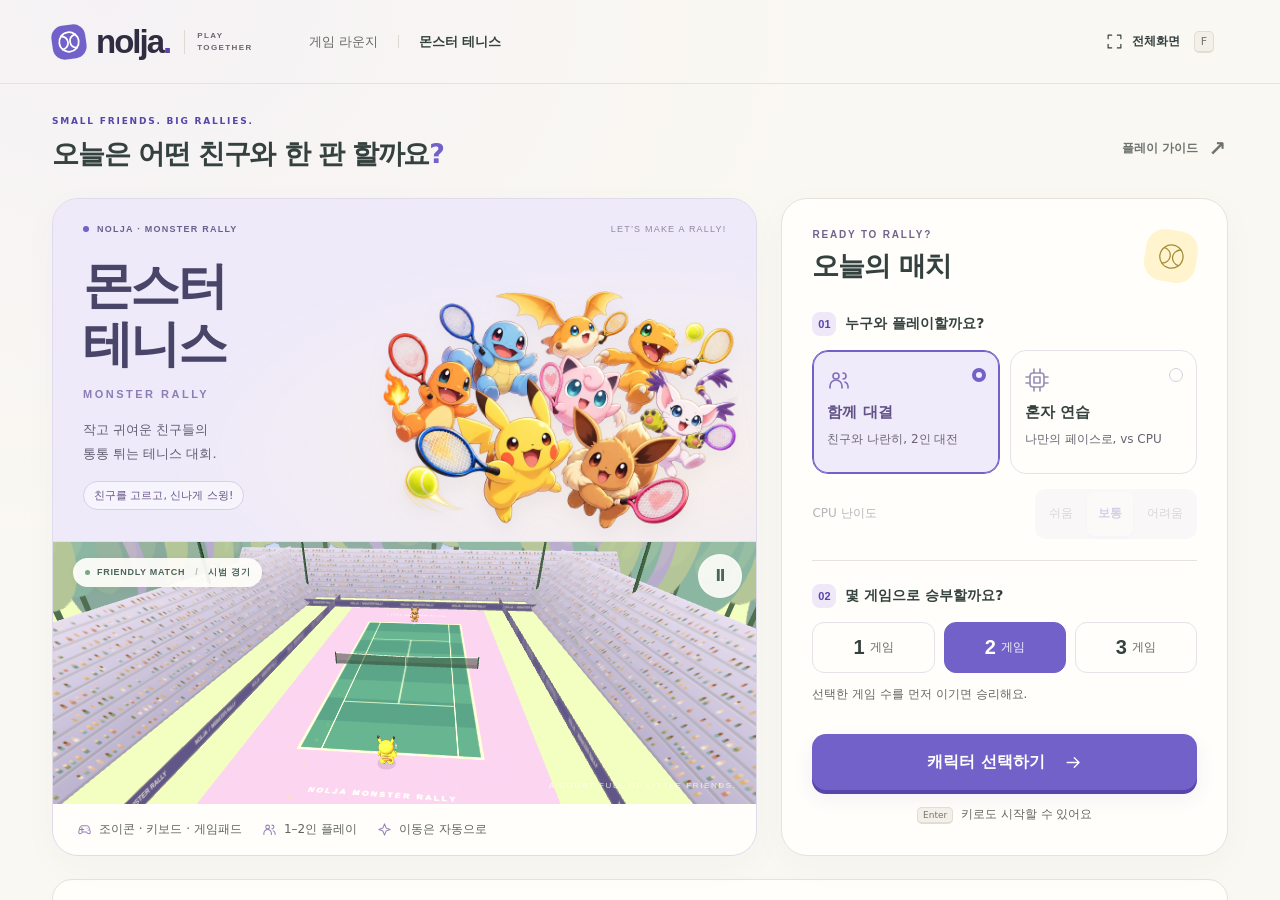
<file: games/tennis/index.html>
<!doctype html>
<html lang="ko">
<head>
<meta charset="utf-8">
<meta name="viewport" content="width=device-width, initial-scale=1">
<meta name="theme-color" content="#8176db">
<title>몬스터 테니스 · 놀자</title>
<meta name="description" content="조이콘을 라켓처럼 휘둘러 치는 1~2인 테니스. 화면 속 라켓이 손에 든 조이콘을 그대로 따라가요.">
<link rel="icon" href="../../shared/icon.svg" type="image/svg+xml">
<meta property="og:type" content="website">
<meta property="og:site_name" content="놀자">
<meta property="og:title" content="몬스터 테니스 · 놀자">
<meta property="og:description" content="조이콘을 라켓처럼 휘둘러 치는 1~2인 테니스. 화면 속 라켓이 손에 든 조이콘을 그대로 따라가요.">
<meta property="og:url" content="https://pusam.github.io/nolja/games/tennis/">
<meta property="og:image" content="https://pusam.github.io/nolja/shared/og.jpg">
<meta property="og:image:width" content="1200">
<meta property="og:image:height" content="630">
<meta name="twitter:card" content="summary_large_image">
<link rel="stylesheet" href="../../shared/nolja.css?v=20261106a">
<link rel="stylesheet" href="../../shared/lobby.css?v=20261106a">
<link rel="stylesheet" href="tennis.css?v=20261106a">
<link rel="stylesheet" href="../../shared/couch.css?v=20261106a">
<link rel="stylesheet" href="../../shared/brand.css?v=20261106a">
</head>
<body>
<svg class="icon-library" xmlns="http://www.w3.org/2000/svg" aria-hidden="true"><defs>
  <symbol id="i-ball" viewBox="0 0 24 24"><circle cx="12" cy="12" r="9"/><path d="M5.4 5.8c7.5 1.4 7.5 11 0 12.4M18.6 5.8c-7.5 1.4-7.5 11 0 12.4"/></symbol>
  <symbol id="i-arrow" viewBox="0 0 24 24"><path d="M4 12h15m-6-6 6 6-6 6"/></symbol>
  <symbol id="i-users" viewBox="0 0 24 24"><circle cx="9" cy="8" r="3"/><path d="M3 20v-2a6 6 0 0 1 12 0v2m1-15a3 3 0 0 1 0 6m2 3a5 5 0 0 1 3 4v2"/></symbol>
  <symbol id="i-cpu" viewBox="0 0 24 24"><rect x="5" y="5" width="14" height="14" rx="3"/><path d="M9 1v4m6-4v4M9 19v4m6-4v4M1 9h4m-4 6h4m14-6h4m-4 6h4M9 9h6v6H9z"/></symbol>
  <symbol id="i-pad" viewBox="0 0 24 24"><path d="M8 6h8c3 0 4 3 5 9 1 5-3 5-6 1H9c-3 4-7 4-6-1C4 9 5 6 8 6Z"/><path d="M8 9v6m-3-3h6m5-2h.01m2 3h.01"/></symbol>
  <symbol id="i-expand" viewBox="0 0 24 24"><path d="M8 3H3v5m13-5h5v5M3 16v5h5m13-5v5h-5"/></symbol>
  <symbol id="i-spark" viewBox="0 0 24 24"><path d="m12 3 2.5 6.5L21 12l-6.5 2.5L12 21l-2.5-6.5L3 12l6.5-2.5Z"/></symbol>
  <symbol id="i-sliders" viewBox="0 0 24 24"><path d="M4 7h6m4 0h6M4 17h10m4 0h2"/><circle cx="12" cy="7" r="2"/><circle cx="16" cy="17" r="2"/></symbol>
  <symbol id="i-chevron" viewBox="0 0 24 24"><path d="m8 10 4 4 4-4"/></symbol>
  <symbol id="i-keyboard" viewBox="0 0 24 24"><rect x="2" y="5" width="20" height="14" rx="3"/><path d="M6 9h.01M10 9h.01M14 9h.01M18 9h.01M6 12h.01M10 12h.01M14 12h.01M18 12h.01M7 15h10"/></symbol>
</defs></svg>
<div id="courtStage"><canvas id="gl" aria-label="테니스 코트"></canvas><canvas id="hud" aria-hidden="true"></canvas></div>

<div id="menu" class="overlay lobby">
  <header class="club-header">
    <a class="brand nolja-brand" href="../../index.html" aria-label="놀자 홈"><span class="brand-symbol"><svg aria-hidden="true"><use href="#i-ball"/></svg></span><span class="brand-word">nolja<span class="brand-dot">.</span></span><span class="brand-tag">PLAY<br>TOGETHER</span></a>
    <nav class="club-nav" aria-label="메인 메뉴"><a href="../../index.html">게임 라운지</a><span class="nav-divider"></span><span class="current-game">몬스터 테니스</span></nav>
    <button id="btnFull" class="header-button" aria-label="전체화면 (F)"><svg aria-hidden="true" class="icon"><use href="#i-expand"/></svg><span>전체화면</span><kbd>F</kbd></button>
  </header>
  <main class="lobby-main">
    <div class="page-heading"><div><p class="eyebrow">SMALL FRIENDS. BIG RALLIES.</p><h1>오늘은 어떤 친구와 한 판 할까요<span>?</span></h1></div><button id="btnGuide" class="text-button">플레이 가이드 <span aria-hidden="true">↗</span></button></div>
    <div class="lobby-grid">
      <section class="game-feature" aria-labelledby="gameTitle">
        <div class="feature-copy"><div class="feature-topline"><span class="sport-badge"><span></span> NOLJA · MONSTER RALLY</span><span class="feature-edition">LET’S MAKE A RALLY!</span></div><div class="feature-intro"><h2 id="gameTitle">몬스터<br>테니스<span>MONSTER RALLY</span></h2><p>작고 귀여운 친구들의<br>통통 튀는 테니스 대회.</p><span class="feature-note">친구를 고르고, 신나게 스윙!</span></div><img class="monster-team" src="assets/monster-team.webp" alt="테니스 라켓을 든 귀여운 몬스터 친구들" fetchpriority="high"></div>
        <div id="courtPreview" class="court-preview"><div class="preview-caption"><span class="live-dot"></span> FRIENDLY MATCH <span class="caption-divider">/</span> 시범 경기</div><button id="btnPreview" class="preview-toggle" aria-pressed="false" aria-label="시범 경기 일시정지">Ⅱ</button><span class="court-watermark" aria-hidden="true">A COURT FULL OF LITTLE FRIENDS.</span></div>
        <div class="feature-perks"><span><svg aria-hidden="true" class="icon"><use href="#i-pad"/></svg> 조이콘 · 키보드 · 게임패드</span><span><svg aria-hidden="true" class="icon"><use href="#i-users"/></svg> 1–2인 플레이</span><span><svg aria-hidden="true" class="icon"><use href="#i-spark"/></svg> 이동은 자동으로</span></div>
      </section>
      <section class="match-setup" aria-labelledby="setupTitle">
        <div class="setup-heading"><div><p class="eyebrow">READY TO RALLY?</p><h2 id="setupTitle">오늘의 매치</h2></div><span class="setup-ball-wrap"><svg class="setup-ball" aria-hidden="true"><use href="#i-ball"/></svg></span></div>
        <fieldset class="setup-group"><legend><span class="step-number">01</span> 누구와 플레이할까요?</legend><div id="modeRow" class="mode-options" aria-label="경기 모드"><button data-mode="2p"><svg aria-hidden="true" class="icon"><use href="#i-users"/></svg><strong>함께 대결</strong><span>친구와 나란히, 2인 대전</span><i class="choice-dot"></i></button><button data-mode="cpu"><svg aria-hidden="true" class="icon"><use href="#i-cpu"/></svg><strong>혼자 연습</strong><span>나만의 페이스로, vs CPU</span><i class="choice-dot"></i></button></div><div id="lvRow" class="level-options"><span>CPU 난이도</span><div class="row"><button data-lv="0">쉬움</button><button data-lv="1">보통</button><button data-lv="2">어려움</button></div></div></fieldset>
        <fieldset class="setup-group win-group"><legend><span class="step-number">02</span> 몇 게임으로 승부할까요?</legend><div id="gwRow" class="win-options" aria-label="승리에 필요한 게임 수"><button data-gw="1">1<span>게임</span></button><button data-gw="2">2<span>게임</span></button><button data-gw="3">3<span>게임</span></button></div><p class="field-hint">선택한 게임 수를 먼저 이기면 승리해요.</p></fieldset>
        <div class="start-area"><button id="btnStart" class="primary start-button">캐릭터 선택하기 <svg aria-hidden="true" class="icon"><use href="#i-arrow"/></svg></button><span class="start-hint"><kbd>Enter</kbd> 키로도 시작할 수 있어요</span></div>
      </section>
    </div>
    <section class="connection-card" aria-labelledby="controllerTitle"><span class="connection-icon"><svg aria-hidden="true" class="icon"><use href="#i-pad"/></svg></span><div class="connection-copy"><h2 id="controllerTitle">휘두르는 재미, 조이콘과 함께</h2><p id="connectionStatus">키보드만으로도 바로 플레이할 수 있어요.</p></div><div class="connection-actions"><button id="btnSwap" class="text-button">P1 ↔ P2 바꾸기</button><button id="btnConnect" class="connect-button"><span class="plus-icon" aria-hidden="true">+</span> 조이콘 연결</button></div></section>
    <div class="secondary-grid">
      <details class="club-details" id="controllerDetails"><summary><span><svg aria-hidden="true" class="icon"><use href="#i-pad"/></svg> 컨트롤러 상태 · 연결 방법</span><svg aria-hidden="true" class="icon chevron"><use href="#i-chevron"/></svg></summary><div class="details-content"><p class="small">윈도우 블루투스에서 조이콘 측면의 동그란 버튼을 길게 눌러 페어링한 뒤, ‘조이콘 연결’을 눌러주세요. 두 개를 연결하려면 한 번씩 눌러주세요. 연결하고 나면 메뉴도 조이콘으로 골라요: 스틱 = 옮기기, 오른쪽 버튼 = 누르기, 아래 버튼 = 뒤로.</p><div id="hidWarn" class="warn hidden" role="status"></div><div id="slots" aria-live="polite"></div></div></details>
      <details class="club-details" id="settingsDetails"><summary><span><svg aria-hidden="true" class="icon"><use href="#i-sliders"/></svg> 그래픽 · 플레이 설정</span><svg aria-hidden="true" class="icon chevron"><use href="#i-chevron"/></svg></summary><div class="details-content"><div class="setting-title">그래픽 품질</div><div id="qRow" class="row seg"><button data-q="auto">자동</button><button data-q="high">높음</button><button data-q="mid">보통</button><button data-q="low">낮음</button><button data-q="2d">2D</button></div><div id="gfxInfo" class="small gfx-info"></div><label class="set" for="sens">스윙 감도 <input id="sens" type="range" min="0.6" max="1.6" step="0.05"><span id="sensV" class="small"></span></label><label class="set" for="lat">타이밍 보정 <input id="lat" type="range" min="0" max="200" step="10"><span id="latV" class="small"></span></label><label class="set guide-setting"><input id="guide" type="checkbox"> 타이밍 가이드 표시</label><p class="small">공을 칠 자리에 줄어드는 원이 나타나요. 자꾸 ‘늦음’이 나면 타이밍 보정을 올려보세요.</p><label class="set guide-setting"><input id="lefty0" type="checkbox"> P1 왼손으로 쳐요</label><label class="set"><input id="lefty1" type="checkbox"> P2 왼손으로 쳐요</label><p class="small">조이콘으로 포핸드·백핸드를 볼 때 방향을 반대로 봐요.</p><label class="set guide-setting"><input id="sideCheck" type="checkbox"> 포핸드·백핸드 판정</label><p class="small">끄면 반대쪽으로 휘둘러도 제대로 맞아요. 아이들과 할 때 좋아요.</p><label class="set guide-setting"><input id="voice" type="checkbox"> 심판 목소리</label><p class="small">점수와 아웃·폴트를 소리 내어 불러줘요.</p><div class="setting-title sound-title">소리 크기</div><label class="set" for="volMusic">음악 <input id="volMusic" type="range" min="0" max="100" step="5"><span id="volMusicV" class="small"></span></label><label class="set" for="volSfx">효과음 <input id="volSfx" type="range" min="0" max="100" step="5"><span id="volSfxV" class="small"></span></label><label class="set" for="volCrowd">관중 <input id="volCrowd" type="range" min="0" max="100" step="5"><span id="volCrowdV" class="small"></span></label><p class="small">메뉴에선 음악, 경기 중엔 관중 소리가 나와요. 0이면 꺼져요.</p></div></details>
    </div>
    <footer class="club-footer"><button id="btnHome" class="text-button">← 놀자 라운지</button><span>조이콘 스트랩을 꼭 끼고, 주변 공간을 확보해 주세요.</span><span class="footer-signoff">LITTLE FRIENDS, LOVELY GAMES.</span></footer>
  </main>
</div>

<dialog id="guideDialog" class="guide-dialog" aria-labelledby="guideTitle"><div class="dialog-heading"><div><p class="eyebrow">READY, SET, SWING!</p><h2 id="guideTitle">처음이어도 괜찮아요.</h2></div><button id="btnGuideClose" class="close-button" aria-label="플레이 가이드 닫기">×</button></div><p class="sub">이동은 자동! 화면 속 라켓은 손에 든 조이콘을 그대로 따라가요. 공이 내 앞에 왔을 때 휘두르기만 하면 돼요.</p><div class="guide-steps"><div><span>01</span><h3>타이밍에 맞춰</h3><p>공이 라켓 쪽으로 오면 포핸드, 반대쪽이면 백핸드로 휘둘러요. 포핸드는 일찍 치면 왼쪽, 늦게 치면 오른쪽으로 가고 백핸드는 그 반대예요.</p></div><div><span>02</span><h3>힘과 방향으로 구질을</h3><p>살살 치면 로브, 세게 치면 빠른 공. 아래에서 위로 올려 치면 탑스핀, 위에서 아래로 깎으면 슬라이스!</p></div><div><span>03</span><h3>서브와 랠리</h3><p>서브는 한 번 휘둘러 토스하고, 공이 제일 높을 때 다시 휘둘러요. 긴 랠리 중 나이스 타이밍이면 필살 샷!</p></div></div><div class="keyboard-guide"><h3><svg aria-hidden="true" class="icon"><use href="#i-keyboard"/></svg> 키보드로 플레이</h3><div class="keyboard-players"><div><span class="badge b1">P1</span><kbd>A</kbd> 살살 <kbd>S</kbd> 보통 <kbd>D</kbd> 세게 <kbd>X</kbd> 슬라이스</div><div><span class="badge b2">P2</span><kbd>J</kbd> 살살 <kbd>K</kbd> 보통 <kbd>L</kbd> 세게 <kbd>,</kbd> 슬라이스</div></div><p class="small"><kbd>Enter</kbd> 시작 · <kbd>Esc</kbd> 일시정지 · <kbd>F</kbd> 전체화면</p><p class="small">게임패드: A 보통 · X 살살 · Y / RB / RT 세게 · B 슬라이스</p></div></dialog>

<div id="select" class="overlay sel hidden"><div class="selection-top"><p class="eyebrow">MEET YOUR LITTLE TEAM</p><div class="seltitle">마음에 드는 친구를 골라요<span>.</span></div><p class="selection-subtitle">서로 다른 매력의 친구들, 오늘의 테니스 파트너는?</p><div id="roster" class="roster" aria-label="테니스 캐릭터 목록"></div><div class="center selection-hint"><span class="hint">클릭 = P1 · 우클릭 = P2 · 아래 화살표 버튼으로도 고를 수 있어요</span><span class="roster-scroll-hint">캐릭터 목록을 스크롤하면 더 많은 친구가 보여요.</span></div></div><div class="selbottom"><div class="selcard" id="selc0"><div class="row"><span class="badge b1" id="selb0">P1</span><b class="nm" id="seln0"></b><span class="st" id="sels0"></span></div><div class="row"><button data-p="0" data-d="-1" aria-label="P1 이전 캐릭터">←</button><button data-p="0" data-d="1" aria-label="P1 다음 캐릭터">→</button><button data-p="0" aria-label="P1 준비">준비</button></div><div class="small" id="selh0"></div></div><div class="selmid"><div id="selMsg" class="selmsg" role="status"></div><button id="btnSelBack">← 매치 설정</button></div><div class="selcard" id="selc1"><div class="row"><span class="badge b2" id="selb1">P2</span><b class="nm" id="seln1"></b><span class="st" id="sels1"></span></div><div class="row"><button data-p="1" data-d="-1" aria-label="P2 이전 캐릭터">←</button><button data-p="1" data-d="1" aria-label="P2 다음 캐릭터">→</button><button data-p="1" aria-label="P2 준비">준비</button></div><div class="small" id="selh1"></div></div></div></div>
<div id="pause" class="overlay hidden"><div class="panel center pause-panel"><p class="eyebrow">TAKE A BREATHER</p><div class="big">잠깐, 쉬어갈까요?</div><p class="sub">코트는 그대로 기다리고 있어요.</p><div class="row modal-actions"><button id="btnResume" class="primary">계속 플레이</button><button id="btnQuit">매치 설정으로</button></div><div id="pauseInfo" class="small"></div></div></div>
<div id="result" class="overlay bottom hidden"><div class="panel center result-panel"><p class="eyebrow">WHAT A MATCH!</p><div id="resTitle" class="big"></div><div id="resBody" class="sub"></div><div class="row modal-actions"><button id="btnAgain" class="primary">한 판 더!</button><button id="btnReselect">캐릭터 바꾸기</button><button id="btnMenu">매치 설정</button></div><div class="small result-hint">조이콘 버튼 / Enter = 다시 하기</div></div></div>
<script src="../../shared/vendor/three.min.js"></script>
<script src="../../shared/store.js?v=20261106a"></script>
<script src="../../shared/audio.js?v=20261106a"></script>
<script src="../../shared/joycon.js?v=20261106a"></script>
<script src="../../shared/couch.js?v=20261106a"></script>
<script src="../../shared/characters.js?v=20261106a"></script>
<script src="tennis.js?v=20261106a"></script>
<script src="tennis-ui.js?v=20261106a"></script>
</body>
</html>
</file>
<file: shared/home.css>
:root {
  color-scheme: light;
  --paper: #f8f7f2; --ink: #302d42; --muted: #696574; --line: #e2dfd9;
  --purple: #6955a3; --brand-accent: #6955a3; --lavender: #ede8f9; --radius: 24px;
  font-family: "Pretendard", "Malgun Gothic", "Apple SD Gothic Neo", "Noto Sans KR", sans-serif;
  color: var(--ink); background: var(--paper); font-synthesis: none;
  text-rendering: optimizeLegibility; -webkit-font-smoothing: antialiased;
}
* { box-sizing: border-box; }
html { scroll-behavior: smooth; scroll-padding-top: 24px; }
body { margin: 0; }
a { color: inherit; text-decoration: none; -webkit-tap-highlight-color: transparent; }
a:focus-visible { outline: 3px solid var(--purple); outline-offset: 5px; }
::selection { color: #fff; background: var(--purple); }
.icon-library { position: absolute; width: 0; height: 0; overflow: hidden; }
.icon { width: 22px; height: 22px; fill: none; stroke: currentColor; stroke-width: 1.7; stroke-linecap: round; stroke-linejoin: round; flex-shrink: 0; }
.skip-link { position: fixed; z-index: 10; top: 12px; left: 16px; padding: 14px 20px; background: #fff; border-radius: 10px; transform: translateY(-160%); }
.skip-link:focus { transform: translateY(0); }
.home { width: min(1408px, 100%); margin: 0 auto; padding: 0 48px; }
.site-header { min-height: 100px; display: flex; align-items: center; justify-content: space-between; gap: 24px; border-bottom: 1px solid var(--line); }
.header-nav { display: flex; align-items: center; gap: 32px; }
.club-status { display: inline-flex; align-items: center; gap: 9px; font-size: 13px; color: var(--muted); }
.club-status i { width: 6px; height: 6px; background: currentColor; border-radius: 50%; }
.how-link { display: inline-flex; align-items: center; gap: 14px; min-height: 44px; font-size: 14px; font-weight: 700; }
.how-link:hover { color: var(--purple); }
.how-link .icon { width: 18px; }
.intro { display: flex; justify-content: space-between; align-items: flex-end; gap: 24px; padding: 34px 0 26px; }
.eyebrow { font: 700 11px/1.5 Arial, sans-serif; letter-spacing: 1.8px; color: var(--muted); margin: 0 0 10px; }
h1 { font-size: clamp(26px, 3vw, 38px); font-weight: 800; line-height: 1.35; letter-spacing: -1.7px; margin: 0; text-wrap: balance; word-break: keep-all; }
.intro-note { margin: 0 0 3px; font-size: 13px; color: var(--muted); line-height: 1.8; }
.channels { display: grid; grid-template-columns: minmax(0, 1.15fr) minmax(0, 1fr); gap: 20px; align-items: stretch; }
.ch { scroll-margin: 24px; }
.hero { position: relative; display: grid; grid-template-columns: .85fr 1fr; min-height: 0; border: 1px solid #dcd3ef; border-radius: var(--radius); color: #332c4e; background: var(--lavender); isolation: isolate; overflow: hidden; transition: border-color 180ms ease, box-shadow 180ms ease; }
.hero:hover { border-color: #a899cc; box-shadow: 0 12px 32px #5d487612; }
.hero-copy { position: relative; z-index: 2; padding: 30px 0 30px 30px; }
.hero-kicker { font: 700 11px/1.5 Arial, sans-serif; letter-spacing: 1.5px; color: #75638e; margin: 4px 0 20px; }
.hero h2 { font-size: clamp(40px, 3.8vw, 56px); font-weight: 800; line-height: 1.07; letter-spacing: -3.4px; margin: 0; }
.title-dot { color: #a184be; }
.hero-desc { color: #665c76; font-size: 14px; line-height: 1.8; margin: 20px 0 0; word-break: keep-all; }
.game-tags { display: flex; flex-wrap: wrap; align-items: center; gap: 8px; margin-top: 17px; color: #5f526f; font-size: 12px; }
.game-tags span { display: inline-flex; align-items: center; gap: 5px; }
.game-tags span + span::before { content: ""; width: 3px; height: 3px; background: #a59bb5; border-radius: 50%; margin: 0 5px; }
.play-button { display: inline-flex; align-items: center; justify-content: space-between; gap: 34px; min-height: 48px; margin-top: 23px; padding: 0 18px; border: 1px solid #5f4b94; border-radius: 12px; background: var(--purple); color: #fff; font-size: 14px; font-weight: 750; box-shadow: 0 3px 0 #544187; transition: background 180ms ease; }
.hero:hover .play-button { background: #59448e; }
.play-button .icon { width: 18px; height: 18px; }
.hero-art { position: relative; display: flex; align-items: center; justify-content: center; min-width: 0; }
.home-monsters { display: block; position: relative; width: 112%; height: auto; max-height: 340px; object-fit: contain; margin: 0 0 0 -8px; filter: drop-shadow(0 12px 13px #6e56831a); }
.game-grid { display: grid; grid-template-columns: 1fr; gap: 16px; }
.game-card { position: relative; display: grid; grid-template-columns: 1.1fr .9fr; min-height: 226px; border: 1px solid var(--card-border); border-radius: 20px; overflow: hidden; isolation: isolate; color: var(--card-ink); background: var(--card-bg); transition: border-color 180ms ease, box-shadow 180ms ease; }
.game-card:hover { border-color: var(--card-ink); box-shadow: 0 9px 26px #332c4e0d; }
.racing { --card-bg: #f5e9d8; --card-ink: #704421; --card-border: #e5d3bc; --card-muted: #775e46; }
.bowling { --card-bg: #eae6f2; --card-ink: #51416f; --card-border: #d9d0e5; --card-muted: #6d607d; }
.game-copy { z-index: 2; padding: 22px 0 22px 24px; }
.game-index { display: block; font: 700 10px/1.5 Arial, sans-serif; letter-spacing: 1.4px; color: var(--card-muted); margin-bottom: 10px; }
.game-card h2 { font-size: 28px; letter-spacing: -1.3px; line-height: 1.25; margin: 0 0 10px; white-space: nowrap; }
.game-card p { color: var(--card-muted); font-size: 13px; line-height: 1.7; margin: 0; word-break: keep-all; }
.card-tags { display: flex; flex-wrap: wrap; gap: 6px; margin-top: 12px; }
.card-tags span { font-size: 11px; line-height: 1.4; padding: 5px 9px; border: 1px solid var(--card-border); border-radius: 7px; background: #ffffff5c; }
.card-cta { display: inline-flex; align-items: center; gap: 22px; margin-top: 17px; font-size: 13px; font-weight: 750; }
.card-cta .icon { width: 17px; height: 17px; transition: transform 180ms ease; }
.game-card:hover .card-cta .icon { transform: translateX(4px); }
.game-illustration { position: relative; display: flex; align-items: center; justify-content: center; min-width: 0; }
.game-illustration svg { width: 112%; flex-shrink: 0; max-height: 230px; margin-left: 0; }
.upcoming { display: flex; align-items: center; gap: 12px; margin-top: 14px; padding: 15px 18px; border: 1px dashed #d8d4cd; border-radius: 12px; color: var(--muted); }
.upcoming > .icon { width: 26px; height: 26px; color: #8d8676; }
.upcoming h2 { display: inline; margin: 0 9px 0 0; font-size: 13px; color: #69645c; }
.upcoming p { display: inline; margin: 0; font-size: 12px; }
.soon-label { margin-left: auto; padding: 5px 9px; border-radius: 20px; background: #eeece5; font-size: 11px; white-space: nowrap; }
.keyboard-hint { display: flex; justify-content: center; align-items: center; flex-wrap: wrap; gap: 20px; color: var(--muted); font-size: 12px; margin: 23px 0 34px; min-height: 26px; }
.keyboard-hint > span { display: inline-flex; align-items: center; gap: 5px; }
kbd { font: inherit; border: 1px solid #d9d4e0; border-bottom-width: 2px; border-radius: 5px; color: #655b74; background: #fffdf9; min-width: 23px; padding: 2px 6px; text-align: center; }
.selection-status { color: var(--purple); }
.keyboard-hint > .pad-hint[hidden] { display: none; }
.club-lounge { display: grid; grid-template-columns: 1.1fr 1fr; gap: 40px; align-items: center; padding: 32px; border: 1px solid var(--line); border-radius: 20px; background: #f0eee8; scroll-margin-top: 24px; }
.lounge-copy h2 { font-size: 25px; letter-spacing: -1px; margin: 0 0 12px; line-height: 1.4; word-break: keep-all; }
.lounge-copy > p:not(.eyebrow) { color: var(--muted); font-size: 13px; line-height: 1.9; margin: 0; word-break: keep-all; }
.play-steps { display: flex; gap: 16px; margin: 20px 0 0; padding: 0; list-style: none; }
.play-steps li { display: flex; align-items: center; gap: 7px; color: #655f6c; font-size: 12px; }
.play-steps b { display: grid; place-items: center; width: 23px; height: 23px; border-radius: 50%; background: #e1dbea; color: #665183; font: 700 10px Arial, sans-serif; }
.controller-note { display: inline-flex; align-items: center; gap: 8px; color: var(--muted); font-size: 12px; margin-top: 16px; line-height: 1.7; }
.controller-note .icon { width: 18px; height: 18px; }
.plaza-wrap { display: flex; flex-direction: column; align-items: center; }
.plaza { display: grid; grid-template-columns: repeat(8, minmax(0, 1fr)); gap: 5px; width: 100%; max-width: 570px; padding: 6px; }
.play-mate { display: flex; justify-content: center; min-width: 0; }
.plaza canvas { display: block; width: 100%; height: auto; max-width: 60px; }
.plaza-label { font: 700 10px/1.5 Arial, sans-serif; letter-spacing: 1.5px; margin-top: 13px; color: #776783; }
.site-footer { display: flex; justify-content: space-between; align-items: center; flex-wrap: wrap; gap: 15px; min-height: 86px; color: var(--muted); }
.site-footer > span:first-child { font: 800 11px Arial, sans-serif; letter-spacing: 1px; }
.site-footer p { font-size: 12px; margin: 0; }
.site-footer > span:last-child { font: 700 9px Arial, sans-serif; letter-spacing: 1px; }
@media (min-width: 1600px) {
  .home { width: min(1568px, 100%); padding: 0 64px; }
  .hero-copy { padding: 36px 0 36px 36px; } .home-monsters { max-height: 380px; }
  .hero-desc, .game-card p { font-size: 15px; } .game-card { min-height: 240px; }
  .game-card h2 { font-size: 32px; } .game-copy { padding: 25px 0 25px 28px; }
}
@media (max-width: 1100px) {
  .home { padding: 0 32px; } .channels { grid-template-columns: minmax(0, 1.05fr) minmax(0, 1fr); gap: 16px; }
  .hero-copy { padding-left: 24px; } .hero h2 { font-size: 42px; letter-spacing: -2px; }
  .hero-kicker { font-size: 9px; letter-spacing: 1px; } .hero-desc { font-size: 13px; }
  .home-monsters { width: 108%; margin-left: 0; } .hero .play-button { gap: 15px; padding: 0 13px; font-size: 13px; }
  .game-copy { padding-left: 20px; } .game-card { grid-template-columns: 1.2fr .8fr; }
  .game-card h2 { font-size: 26px; } .game-card p { font-size: 12px; }
  .game-illustration svg { width: 118%; } .club-lounge { gap: 25px; } .play-steps { gap: 10px; }
}
@media (max-width: 900px) {
  .site-header { min-height: 88px; } .club-status, .intro-note { display: none; }
  .channels { grid-template-columns: 1fr; } .hero { grid-template-columns: .9fr 1.1fr; min-height: 320px; }
  .hero-copy { padding: 26px 0 28px 28px; } .hero-kicker { margin-bottom: 14px; }
  .hero h2 { font-size: clamp(30px, 5.2vw, 44px); } .hero h2 br { display: none; } .hero h2 { white-space: nowrap; }
  .hero-desc { margin-top: 16px; } .hero-desc br { display: none; } .hero-desc { max-width: 240px; }
  .game-tags { margin-top: 13px; } .hero .play-button { margin-top: 20px; }
  .home-monsters { width: 108%; max-height: 300px; margin: 0; }
  .game-grid { grid-template-columns: repeat(2, minmax(0, 1fr)); gap: 16px; }
  .game-card { display: flex; flex-direction: column; min-height: 350px; }
  .game-copy { padding: 23px 22px 0; } .game-card h2 { font-size: 28px; }
  .game-illustration { position: absolute; bottom: -16px; right: 0; width: 68%; height: 155px; z-index: -1; }
  .game-illustration svg { width: 100%; height: 100%; margin: 0; }
  .club-lounge { grid-template-columns: 1fr; gap: 28px; } .plaza { max-width: 540px; }
}
@media (max-width: 560px) {
  .home { padding: 0 20px; } .site-header { min-height: 76px; gap: 16px; } .how-link { font-size: 12px; gap: 8px; }
  .intro { padding: 25px 0 22px; } h1 { font-size: clamp(23px, 5.8vw, 30px); letter-spacing: -1.1px; }
  .intro .eyebrow { font-size: 9px; letter-spacing: 1.4px; } .channels { gap: 14px; }
  .hero { grid-template-columns: 1fr .7fr; min-height: 234px; border-radius: 20px; }
  .hero-copy { padding: 23px 0 24px 23px; } .hero-kicker { margin: 0 0 12px; font-size: 9px; letter-spacing: 1px; }
  .hero h2 { font-size: 27px; letter-spacing: -1px; line-height: 1.25; }
  .hero-desc { font-size: 12px; line-height: 1.7; max-width: 170px; margin-top: 10px; } .hero-desc br { display: block; }
  .game-tags { font-size: 11px; gap: 5px; margin-top: 12px; } .game-tags span + span::before { margin: 0 3px; }
  .hero .play-button { margin-top: 17px; min-height: 44px; font-size: 12px; padding: 0 11px; gap: 10px; }
  .hero-art { min-height: 0; } .home-monsters { width: 135%; height: 225px; max-height: none; margin: 25px 0 0 10px; object-fit: contain; }
  .game-grid { grid-template-columns: 1fr; gap: 14px; }
  .game-card { display: grid; grid-template-columns: 1fr .7fr; min-height: 220px; }
  .game-copy { padding: 22px 0 23px 23px; } .game-index { font-size: 9px; margin-bottom: 12px; letter-spacing: 1px; }
  .game-card h2 { font-size: 26px; margin-bottom: 8px; } .game-card p { font-size: 12px; }
  .game-illustration { position: relative; height: auto; width: auto; bottom: auto; right: auto; }
  .game-illustration svg { width: 125%; height: auto; margin: 30px 0 0; } .card-tags { gap: 4px; }
  .card-tags span { font-size: 10px; padding: 5px 7px; } .card-cta { font-size: 12px; margin-top: 17px; }
  .upcoming { padding: 14px; gap: 10px; } .upcoming p { display: none; }
  .keyboard-hint { gap: 12px; font-size: 10px; margin-bottom: 28px; } .selection-status { flex-basis: 100%; justify-content: center; }
  .club-lounge { padding: 25px 22px; gap: 24px; } .lounge-copy h2 { font-size: 22px; }
  .lounge-copy > p:not(.eyebrow) { font-size: 12px; } .lounge-copy br { display: none; }
  .play-steps { gap: 12px; flex-wrap: wrap; margin-top: 18px; } .play-steps li { font-size: 11px; }
  .controller-note { font-size: 11px; align-items: flex-start; } .controller-note .icon { margin-top: 2px; }
  .plaza { grid-template-columns: repeat(4, minmax(0, 1fr)); max-width: 310px; row-gap: 8px; } .plaza canvas { max-width: 61px; }
  .site-footer { min-height: 82px; } .site-footer p { font-size: 10px; } .site-footer > span:last-child { display: none; }
}
@media (prefers-reduced-motion: reduce) {
  html { scroll-behavior: auto; } *, *::before, *::after { animation: none !important; transition: none !important; }
}
</file>
<file: shared/brand.css>
/* One wordmark across the lounge and every game. The sport badge keeps each game's accent. */
.nolja-brand { display: inline-flex; flex-direction: row; align-items: center; gap: 10px; color: #302d42; border-radius: 6px; }
.nolja-brand .brand-symbol { display: grid; place-items: center; flex-shrink: 0; width: 34px; height: 34px; border-radius: 12px; background: var(--brand-accent, var(--lavender, #6955a3)); color: #fff; transform: rotate(-8deg); }
.nolja-brand .brand-symbol svg { width: 26px; height: 26px; fill: none; stroke: currentColor; stroke-width: 1.6; stroke-linecap: round; stroke-linejoin: round; }
.nolja-brand .brand-word { font: 900 33px/1 Arial, sans-serif; letter-spacing: -2px; color: #302d42; }
.nolja-brand .brand-dot { display: inline; width: auto; height: auto; margin: 0; border-radius: 0; background: none; color: var(--lavender-dark, #6955a3); }
.nolja-brand .brand-tag { display: block; margin: 0 0 0 4px; padding-left: 12px; border-left: 1px solid #dedad3; color: #696574; font: 700 8px/1.5 Arial, sans-serif; letter-spacing: 1.4px; }
@media (max-width: 560px) {
  .nolja-brand { gap: 8px; }
  .nolja-brand .brand-word { font-size: 29px; }
  .nolja-brand .brand-symbol { width: 30px; height: 30px; border-radius: 10px; }
  .nolja-brand .brand-symbol svg { width: 23px; height: 23px; }
  .nolja-brand .brand-tag { display: none; }
}
</file>
<file: shared/couch.css>
/* 소파 조작 (shared/couch.js): 컨트롤러로 고른 칸 · 화면 위 알림. TV 앞 소파에서도 보이게 굵고 크게 */
.pad-focus { outline: 4px solid #e8742a !important; outline-offset: 3px !important; box-shadow: 0 0 0 9px rgba(232, 116, 42, .24) !important; }
.couch-toasts { position: fixed; top: 16px; left: 50%; z-index: 100000; display: grid; justify-items: center; gap: 8px; width: min(92vw, 760px); transform: translateX(-50%); pointer-events: none; }
.couch-toast { padding: 12px 22px; border-radius: 14px; background: rgba(36, 30, 54, .95); box-shadow: 0 10px 30px rgba(20, 14, 34, .35); color: #fff6e6; font: 800 20px/1.35 "Pretendard", "Malgun Gothic", "Apple SD Gothic Neo", "Noto Sans KR", sans-serif; text-align: center; word-break: keep-all; animation: couch-in .22s ease-out; transition: opacity .28s, transform .28s; }
.couch-toast.out { opacity: 0; transform: translateY(-8px); }
@keyframes couch-in { from { opacity: 0; transform: translateY(-10px); } }
@media (max-width: 560px) { .couch-toast { padding: 10px 16px; font-size: 16px; } }
@media (prefers-reduced-motion: reduce) { .couch-toast { animation: none; transition: none; } }
</file>
<file: shared/nolja.css>
/* 놀자 공용 스타일 — 패널·버튼·오버레이·캐릭터 선택 화면 */
:root{
  --panel: rgba(9, 18, 38, 0.93);
  --line: rgba(255,255,255,0.12);
  --fg: #f1f5f9;
  --muted: #9fb0c8;
  --p1: #3b82f6;
  --p2: #f43f5e;
  --accent: #facc15;
}
*{box-sizing:border-box}
html,body{margin:0;height:100%;background:#06122a;color:var(--fg);overflow:hidden;
  font-family:"Pretendard","Malgun Gothic","Apple SD Gothic Neo","Noto Sans KR",system-ui,sans-serif;
  -webkit-user-select:none;user-select:none}
.overlay{position:fixed;inset:0;display:flex;align-items:center;justify-content:center;padding:16px;
  background:radial-gradient(ellipse at center, rgba(4,10,24,.30), rgba(4,10,24,.72))}
.hidden{display:none!important}
.panel{width:min(980px,100%);max-height:100%;overflow:auto;background:var(--panel);border:1px solid var(--line);
  border-radius:22px;padding:22px 28px;box-shadow:0 24px 80px rgba(0,0,0,.55)}
.title{display:flex;align-items:baseline;gap:14px;flex-wrap:wrap}
h1{margin:0;font-size:40px;letter-spacing:-.03em}
.sub{color:var(--muted);margin:6px 0 14px;font-size:16px;line-height:1.6}
.sub b{color:var(--fg)}
.grid{display:grid;grid-template-columns:1fr 1fr;gap:12px}
@media (max-width:780px){.grid{grid-template-columns:1fr}}
.card{border:1px solid var(--line);border-radius:16px;padding:14px 16px;background:rgba(255,255,255,.03)}
.card h3{margin:0 0 10px;font-size:14px;color:var(--muted);font-weight:700;letter-spacing:.04em}
.row{display:flex;gap:8px;flex-wrap:wrap;align-items:center}
button{font:inherit;color:var(--fg);background:rgba(255,255,255,.07);border:1px solid var(--line);border-radius:12px;
  padding:9px 14px;font-size:15px;cursor:pointer}
button:hover{background:rgba(255,255,255,.14)}
button.on{background:#1d4ed8;border-color:#60a5fa}
button.primary{background:var(--accent);color:#1a1a1a;border:none;font-weight:800;font-size:20px;padding:13px 24px;border-radius:14px}
button.primary:hover{filter:brightness(1.06)}
.seg button{padding:6px 11px;font-size:14px;border-radius:10px}
.slot{display:flex;align-items:flex-start;gap:10px;padding:10px 0;border-top:1px dashed var(--line)}
.slot:first-child{border-top:none}
.badge{font-weight:800;border-radius:8px;padding:2px 9px;font-size:14px;margin-top:2px}
.b1{background:var(--p1)} .b2{background:var(--p2)}
.meter{flex:1;height:10px;background:rgba(255,255,255,.08);border-radius:6px;overflow:hidden;min-width:80px}
.meter i{display:block;height:100%;width:0;background:linear-gradient(90deg,#22c55e,#facc15,#ef4444);transition:width .05s linear}
.small{font-size:13px;color:var(--muted)}
label.set{display:flex;align-items:center;gap:10px;margin:6px 0;font-size:15px}
input[type=range]{flex:1;accent-color:var(--accent)}
.foot{display:flex;justify-content:space-between;align-items:center;gap:12px;margin-top:14px;flex-wrap:wrap}
kbd{background:rgba(255,255,255,.1);border:1px solid var(--line);border-bottom-width:2px;border-radius:6px;padding:1px 6px;font-size:13px;color:var(--fg)}
.warn{color:#fbbf24;font-size:14px;margin-top:8px;line-height:1.5}
.center{text-align:center}
.big{font-size:52px;font-weight:900;margin:4px 0 6px}
.hint{display:inline-block;background:rgba(6,14,32,.78);border-radius:10px;padding:3px 12px;font-size:13px;color:var(--muted)}

/* 캐릭터 선택 */
.overlay.sel{flex-direction:column;justify-content:space-between;align-items:stretch;padding:2.4vh 3vw;
  background:linear-gradient(rgba(4,10,24,.84), rgba(4,10,24,0) 30%, rgba(4,10,24,0) 64%, rgba(4,10,24,.9))}
.seltitle{text-align:center;font-size:30px;font-weight:900;letter-spacing:-.02em;margin-bottom:10px;text-shadow:0 2px 10px rgba(0,0,0,.6)}
.roster{display:flex;gap:10px;justify-content:center;flex-wrap:wrap}
.tile{position:relative;width:96px;border-radius:16px;background:rgba(9,18,38,.82);border:3px solid rgba(255,255,255,.1);
  display:flex;flex-direction:column;align-items:center;padding:6px 4px;cursor:pointer}
.tile:hover{background:rgba(30,41,70,.9)}
.tile canvas{width:76px;height:76px;display:block}
.tile .tn{font-size:15px;font-weight:800;margin-top:2px}
.tile.p1{border-color:var(--p1)} .tile.p2{border-color:var(--p2)} .tile.p1.p2{border-color:#c084fc}
.tg{position:absolute;top:-11px;font-size:12px;font-weight:900;border-radius:8px;padding:1px 6px;display:none}
.tg.t1{left:-6px;background:var(--p1)} .tg.t2{right:-6px;background:var(--p2)}
.tile.p1 .t1,.tile.p2 .t2{display:block}
.selbottom{display:grid;grid-template-columns:1fr auto 1fr;gap:16px;align-items:end}
.selcard{background:var(--panel);border:2px solid var(--line);border-radius:18px;padding:12px 16px}
.selcard.rd{border-color:#4ade80;box-shadow:0 0 0 3px rgba(74,222,128,.25)}
.selcard .nm{font-size:30px;font-weight:900;margin:0 6px}
.selcard .st{font-size:15px;color:var(--muted)} .selcard.rd .st{color:#4ade80;font-weight:800}
.selcard .row{margin-top:6px}
.selmid{display:flex;flex-direction:column;align-items:center;gap:10px;padding-bottom:6px}
.selmsg{font-size:21px;font-weight:800;text-align:center;min-height:28px;text-shadow:0 2px 8px rgba(0,0,0,.7)}
.overlay.bottom{align-items:flex-end;padding-bottom:5vh;background:linear-gradient(rgba(4,10,24,0) 52%, rgba(4,10,24,.84))}

/* Shared interaction affordances, including in-game overlays. */
button, a, input, select, summary { touch-action: manipulation; }
button:focus-visible, a:focus-visible, summary:focus-visible,
input:focus-visible, select:focus-visible {
  outline: 3px solid #b59bfa;
  outline-offset: 4px;
}
button:disabled { cursor: default; opacity: .55; }
input[type=range] { min-height: 32px; cursor: pointer; }
@media (prefers-reduced-motion: reduce) {
  *, *::before, *::after { animation-duration: .01ms !important; animation-iteration-count: 1 !important; transition-duration: .01ms !important; scroll-behavior: auto !important; }
}
</file>
<file: shared/lobby.css>
/* Nolja game lobby — soft paper, lavender, and a little sunshine.
   Each game keeps only its stage (3D canvas) styles in its own css. */
:root {
  --cream: #faf8f2;
  --paper: #fffefa;
  --forest: #33423f;
  --forest-soft: #f0edf9;
  --lime: #f5d879;
  --lavender: #7161c9;
  --lavender-dark: #5745ab;
  --peach: #f2a6ba;
  --ink: #34413f;
  --muted: #666b65;
  --line: #e6e3dc;
  --panel: #fffefa;
  --fg: #34413f;
  --accent: var(--lavender);
  --p1: #4569bc;
  --p2: #b7527a;
  color-scheme: light;
}
html, body { background: var(--forest); color: var(--ink); word-break: keep-all; }
button, a, input, summary { touch-action: manipulation; -webkit-tap-highlight-color: transparent; }
button {
  min-height: 44px; background: transparent; border: 1px solid var(--line);
  border-radius: 12px; color: var(--ink); font-size: 14px; font-weight: 600;
  transition: background .2s, border-color .2s, color .2s, box-shadow .2s;
}
button:hover { background: var(--forest-soft); border-color: #b5abd9; }
button:active { filter: brightness(.97); }
button:focus-visible, a:focus-visible, summary:focus-visible, input:focus-visible { outline: 3px solid var(--lavender-dark); outline-offset: 4px; }
button:disabled { cursor: default; opacity: .5; }
button.primary { background: var(--lavender); color: white; font-size: 17px; border-radius: 14px; }
button.primary:hover { background: var(--lavender-dark); filter: none; }
.icon { width: 21px; height: 21px; fill: none; stroke: currentColor; stroke-width: 1.65; stroke-linecap: round; stroke-linejoin: round; flex-shrink: 0; }
.icon-library { position: absolute; width: 0; height: 0; overflow: hidden; }
.small { color: var(--muted); line-height: 1.7; }
.text-button { border: 0; background: transparent; display: inline-flex; align-items: center; justify-content: center; gap: 10px; padding: 8px 2px; color: #6e736f; font-size: 13px; font-weight: 600; }
.text-button:hover { color: var(--lavender-dark); background: transparent; }
.text-button span { font-size: 21px; }
.eyebrow { margin: 0; font-size: 10px; font-weight: 800; letter-spacing: 1.9px; color: var(--lavender-dark); }
kbd { background: #f3f0e9; border-color: #e0ddd5; color: #74766f; border-radius: 5px; font: 11px system-ui; padding: 3px 6px; }

.lobby.overlay { display: block; padding: 0; overflow: auto; background: var(--cream); isolation: isolate; }
.club-header { height: 84px; max-width: 1440px; padding: 0 52px; margin: auto; display: flex; align-items: center; border-bottom: 1px solid var(--line); gap: 56px; }
.brand { display: flex; align-items: center; gap: 10px; text-decoration: none; color: var(--forest); }
.brand-symbol { width: 36px; height: 36px; border-radius: 13px; background: var(--lavender); display: grid; place-items: center; color: white; transform: rotate(-8deg); }
.brand-symbol svg { height: 28px; width: 28px; fill: none; stroke: currentColor; stroke-width: 1.3; }
.brand-word { font: 900 36px/1 Arial, sans-serif; letter-spacing: -2.4px; }
.brand-dot { color: var(--lavender); }
.brand-tag { font: 700 8px/1.4 Arial, sans-serif; letter-spacing: 1.4px; border-left: 1px solid var(--line); padding-left: 12px; margin-left: 4px; color: #8b8c85; }
.club-nav { display: flex; gap: 20px; align-items: center; font-size: 13px; }
.club-nav a { color: var(--muted); text-decoration: none; }
.club-nav a:hover { color: var(--lavender-dark); }
.current-game { font-weight: 700; }
.nav-divider { height: 13px; width: 1px; background: #d9d9d0; }
.header-button { margin-left: auto; display: flex; align-items: center; gap: 9px; padding: 8px 13px; border-color: transparent; font-size: 12px; }
.header-button .icon { width: 17px; height: 17px; }
.header-button kbd { margin-left: 5px; }
.lobby-main { max-width: 1336px; margin: auto; padding: 32px 0 0; }
.page-heading { display: flex; justify-content: space-between; align-items: end; margin-bottom: 25px; gap: 20px; }
.page-heading .eyebrow { font-size: 9px; letter-spacing: 1.8px; }
.page-heading h1 { font-size: 27px; font-weight: 750; letter-spacing: -1.15px; margin: 9px 0 0; line-height: 1.4; }
.page-heading h1 > span { color: var(--lavender); }
.page-heading > .text-button { margin-bottom: 2px; font-size: 12px; }
.lobby-grid { display: grid; grid-template-columns: minmax(0, 1.58fr) minmax(355px, 1fr); gap: 24px; align-items: stretch; }

.game-feature { overflow: hidden; background: #eeeafa; border: 1px solid #e0dbea; border-radius: 26px; display: flex; flex-direction: column; position: relative; color: var(--ink); box-shadow: 0 7px 24px #4d426c05; }
.feature-copy { position: relative; padding: 25px 30px 16px; overflow: hidden; flex-shrink: 0; display: grid; grid-template-columns: .95fr 1.05fr; grid-template-rows: auto 1fr; column-gap: 0; min-height: 316px; background: radial-gradient(ellipse at 82% 74%, #f9f1e9 0, #f9f1e900 57%), #eeeafa; }
.feature-topline { grid-column: 1 / -1; display: flex; align-items: center; justify-content: space-between; gap: 12px; position: relative; z-index: 1; margin-bottom: 24px; }
.sport-badge { font: 700 9px Arial, sans-serif; letter-spacing: 1.25px; display: flex; align-items: center; gap: 8px; color: #6a608e; }
.sport-badge > span { width: 6px; height: 6px; background: var(--lavender); border-radius: 50%; }
.feature-edition { font: 9px Arial, sans-serif; letter-spacing: 1.2px; color: #9287a5; }
.feature-intro { grid-column: 1; align-self: center; position: relative; z-index: 1; padding: 0 0 15px; }
.feature-copy h2 { font-size: clamp(38px, 3.9vw, 55px); letter-spacing: -2.6px; font-weight: 850; line-height: 1.16; margin: 0 0 16px; color: #494568; }
.feature-copy h2 > span { display: block; font: 800 11px/1.5 Arial, sans-serif; letter-spacing: 2.5px; margin-top: 12px; color: #8a7eb5; }
.feature-intro > p { font-size: 12px; line-height: 1.75; color: #787385; margin: 0; }
.feature-note { display: inline-block; margin-top: 16px; padding: 6px 10px; border: 1px solid #d6cfe7; border-radius: 20px; color: #75679c; font-size: 10px; background: #ffffff57; }
.monster-team { grid-column: 2; grid-row: 2; display: block; width: calc(100% + 20px); max-height: 270px; height: 100%; min-height: 240px; object-fit: contain; object-position: center bottom; align-self: end; margin: 0 0 -5px -8px; filter: drop-shadow(0 9px 9px #9886a01a); }
.court-preview { position: relative; flex: 1; min-height: 250px; overflow: hidden; background: #b5d0bf; border-top: 1px solid #ffffff80; }
.preview-caption { position: absolute; top: 16px; left: 20px; z-index: 2; display: flex; align-items: center; gap: 7px; border-radius: 20px; background: #fffefaed; padding: 8px 12px; font: 600 9px Arial, "Malgun Gothic", sans-serif; letter-spacing: .7px; color: #4c655a; pointer-events: none; box-shadow: 0 2px 8px #3851450a; }
.live-dot { width: 5px; height: 5px; background: #7aa483; border-radius: 50%; }
.caption-divider { color: #b2baaa; margin: 0 3px; }
.preview-toggle { position: absolute; right: 14px; top: 12px; z-index: 3; min-height: 36px; min-width: 36px; border: 1px solid #ffffffb3; background: #fffefae6; color: #4c655a; border-radius: 50%; font-size: 15px; padding: 4px; }
.preview-toggle:hover { background: #fffefa; }
.court-watermark { position: absolute; bottom: 14px; right: 20px; z-index: 2; color: #fffefa; opacity: .8; font: 8px Arial, sans-serif; letter-spacing: 1.6px; pointer-events: none; }
.feature-perks { display: flex; align-items: center; justify-content: space-between; gap: 12px; padding: 17px 24px; background: #fffefa; color: #79796e; font-size: 10px; }
.feature-perks > span { display: flex; align-items: center; gap: 7px; }
.feature-perks .icon { height: 15px; width: 15px; color: #9280b8; }

.match-setup { background: var(--paper); border: 1px solid var(--line); border-radius: 26px; padding: 30px; display: flex; flex-direction: column; box-shadow: 0 7px 24px #4d426c04; }
.setup-heading { display: flex; align-items: center; justify-content: space-between; margin-bottom: 28px; }
.setup-heading h2 { font-size: 27px; letter-spacing: -1px; margin: 8px 0 0; font-weight: 750; }
.setup-heading .eyebrow { font: 700 9px Arial, sans-serif; letter-spacing: 1.8px; color: #9b91bc; }
.setup-ball-wrap { width: 52px; height: 52px; display: grid; place-items: center; background: #fff4ce; border-radius: 19px; transform: rotate(9deg); }
.setup-ball { width: 31px; height: 31px; fill: none; stroke: #a38c39; stroke-width: 1; }
fieldset { border: 0; padding: 0; margin: 0; min-width: 0; }
.setup-group legend { font-size: 12px; font-weight: 700; padding: 0; margin-bottom: 14px; display: flex; align-items: center; gap: 9px; }
.step-number { font: 600 10px Arial, sans-serif; color: var(--lavender); }
.mode-options { display: grid; grid-template-columns: 1fr 1fr; gap: 10px; }
.mode-options button { position: relative; text-align: left; padding: 17px 14px; display: flex; flex-direction: column; gap: 8px; border-radius: 16px; border: 1px solid #e6e2e8; background: var(--paper); min-width: 0; min-height: 124px; }
.mode-options button > .icon { width: 24px; height: 24px; color: #9990b7; }
.mode-options strong { font-size: 14px; font-weight: 750; margin-top: 3px; line-height: 1.3; }
.mode-options button > span { font-size: 10px; white-space: nowrap; color: #88838b; font-weight: 400; }
.choice-dot { height: 14px; width: 14px; border: 1px solid #d5cfe2; border-radius: 50%; position: absolute; right: 13px; top: 17px; }
.mode-options button.on { border: 1.5px solid #9183c7; background: #f2eefb; color: #615287; box-shadow: 0 0 0 1px #9183c705; }
.mode-options button.on .icon { color: #8171b7; }
.mode-options button.on .choice-dot { border: 4px solid #9183c7; background: #f2eefb; }
.mode-options button:hover { border-color: #a596cf; background: #f6f3fb; }
.level-options { display: flex; align-items: center; justify-content: space-between; gap: 8px; margin-top: 15px; min-height: 34px; }
.level-options > span { font-size: 11px; color: #7e778a; }
.level-options .row { gap: 3px; }
.level-options button { min-height: 34px; padding: 5px 10px; font-size: 11px; border: 0; border-radius: 8px; color: #827a8c; font-weight: 500; }
.level-options button.on { background: #eee9f8; color: #68568e; font-weight: 750; }
.win-group { border-top: 1px solid var(--line); margin-top: 21px; padding-top: 23px; }
.win-group legend { float: left; width: 100%; }
.win-options { display: grid; grid-template-columns: repeat(3, 1fr); gap: 9px; clear: both; }
.win-options button { border: 1px solid #e6e2e8; display: flex; align-items: center; justify-content: center; gap: 5px; min-height: 51px; font: 600 20px Arial, sans-serif; border-radius: 12px; }
.win-options button span { font-size: 11px; font-weight: 400; color: var(--muted); }
.win-options button.on { background: var(--lavender); color: white; border-color: var(--lavender); }
.win-options button.on span { color: #f5f1ff; }
.field-hint { font-size: 11px; color: #8a8880; margin: 11px 0 0; }
.start-area { margin-top: auto; padding-top: 30px; text-align: center; }
.start-button.primary { display: flex; align-items: center; justify-content: center; gap: 19px; width: 100%; min-height: 56px; font-size: 15px; font-weight: 750; background: var(--lavender); color: white; border-radius: 14px; box-shadow: 0 4px 0 var(--lavender-dark), 0 8px 20px #5745ab14; margin-bottom: 5px; }
.start-button.primary:hover { background: var(--lavender-dark); box-shadow: 0 4px 0 #46378c, 0 8px 20px #5745ab24; }
.start-button .icon { width: 19px; height: 19px; }
.start-hint { display: block; font-size: 10px; color: #939087; margin-top: 14px; }
.start-hint kbd { font-size: 9px; padding: 2px 5px; margin-right: 4px; }

.connection-card { display: flex; align-items: center; gap: 17px; padding: 21px 25px; background: var(--paper); border: 1px solid var(--line); border-radius: 20px; margin-top: 23px; }
.connection-icon { display: grid; place-items: center; background: #f5eaf0; width: 46px; height: 46px; border-radius: 16px; color: #bb7d99; flex-shrink: 0; }
.connection-icon .icon { width: 25px; height: 25px; }
.connection-copy h2 { font-size: 14px; letter-spacing: -.3px; margin: 0 0 5px; font-weight: 700; }
.connection-copy p { font-size: 11px; color: var(--muted); margin: 0; }
.connection-actions { display: flex; align-items: center; margin-left: auto; gap: 24px; }
.connection-actions .text-button { font-size: 11px; }
.connect-button { display: flex; align-items: center; gap: 8px; border: 1px solid #c9beda; min-height: 44px; border-radius: 11px; padding: 8px 15px; font-size: 12px; color: #756294; }
.plus-icon { font: 20px Arial, sans-serif; font-weight: 400; }
.secondary-grid { display: grid; grid-template-columns: 1fr 1fr; gap: 24px; margin-top: 13px; }
.club-details { min-width: 0; border-bottom: 1px solid var(--line); }
.club-details summary { min-height: 48px; display: flex; justify-content: space-between; align-items: center; cursor: pointer; list-style: none; font-size: 11px; color: var(--muted); padding: 0 5px; }
.club-details summary::-webkit-details-marker { display: none; }
.club-details summary > span { display: flex; align-items: center; gap: 9px; }
.club-details summary .icon { width: 16px; height: 16px; }
.chevron { transition: transform .18s; }
.club-details[open] .chevron { transform: rotate(180deg); }
.details-content { padding: 8px 5px 20px; }
.details-content > p { font-size: 12px; margin: 0 0 14px; }
.details-content .slot { border-top: 1px solid var(--line); font-size: 12px; }
.details-content .slot > div > div:first-child { font-size: 12px !important; }
.badge { color: white; font: 700 11px Arial, sans-serif; border-radius: 7px; padding: 4px 7px; }
.meter { height: 5px; background: #e9e7e3; }
.meter i { background: linear-gradient(90deg, #b0c89d, #f5d879, #e6a6a1); }
.slot .row > .small { font-size: 10px; }
.warn { background: #fcf1d5; border: 1px solid #ebd7a0; border-radius: 8px; color: #78551a; font-size: 12px; padding: 10px 12px; margin: 10px 0; }
.setting-title { font-size: 12px; font-weight: 650; margin-bottom: 9px; }
.seg button { min-height: 40px; font-size: 12px; }
.seg button.on { color: white; background: var(--lavender); border-color: var(--lavender); }
.gfx-info { margin: 10px 0 16px; font-size: 11px; overflow-wrap: anywhere; }
label.set { font-size: 12px; gap: 12px; margin: 14px 0; }
label.set span { width: 44px; text-align: right; font-size: 11px; }
input[type=range] { accent-color: var(--lavender); min-width: 40px; height: 20px; }
input[type=checkbox] { accent-color: var(--lavender); height: 17px; width: 17px; margin: 0; }
.guide-setting { padding-top: 8px; }
.club-footer { display: flex; align-items: center; gap: 28px; padding: 13px 0 20px; font-size: 10px; color: #8a8b80; }
.club-footer .text-button { font-size: 11px; }
.footer-signoff { margin-left: auto; font: 8px Arial, sans-serif; letter-spacing: 1.5px; }

.guide-dialog { --dialog-padding: 32px; width: min(640px, calc(100% - 32px)); max-height: calc(100dvh - 40px); overflow: auto; border: 1px solid var(--line); border-radius: 26px; background: var(--paper); color: var(--ink); padding: var(--dialog-padding); box-shadow: 0 25px 100px #302c4c40; }
.guide-dialog::backdrop { background: #39344d99; backdrop-filter: blur(5px); }
.dialog-heading { display: flex; justify-content: space-between; gap: 20px; align-items: center; }
.dialog-heading h2 { font-size: 27px; letter-spacing: -1px; margin: 10px 0; }
.close-button { padding: 4px; min-width: 44px; border-radius: 50%; font-size: 26px; font-weight: 400; }
.guide-dialog > .sub { font-size: 13px; line-height: 1.8; }
.guide-steps { display: grid; grid-template-columns: repeat(3, 1fr); gap: 18px; margin: 26px 0; }
.guide-steps > div > span { color: var(--lavender); font: 12px Georgia, serif; }
.guide-steps h3 { font-size: 13px; margin: 8px 0; }
.guide-steps p { font-size: 12px; color: var(--muted); line-height: 1.8; margin: 0; }
.keyboard-guide { background: #f2edf8; border-radius: 16px; padding: 18px; }
.keyboard-guide h3 { display: flex; align-items: center; gap: 9px; font-size: 13px; margin: 0 0 15px; }
.keyboard-players { display: flex; flex-direction: column; gap: 13px; font-size: 11px; }
.keyboard-players .badge { margin-right: 10px; }
.keyboard-players kbd { background: var(--paper); margin: 0 3px 0 7px; display: inline-block; }
.keyboard-guide > p { font-size: 11px; line-height: 1.7; margin: 16px 0 0; }

/* A collectible roster, with the live court still visible behind the friends. */
.overlay.sel { background: linear-gradient(#fbf8f3fc, #f6f1fbf2 31%, #f4eefb21 57%, #4942621c 70%, #554a75d9); padding: 28px 4vw; overflow: auto; }
.selection-top { max-width: 1320px; width: 100%; margin: 0 auto; flex: 0 0 auto; }
.selection-top > .eyebrow { text-align: center; font-size: 10px; color: #9a8db5; }
.seltitle { color: #514764; font-size: 32px; text-shadow: none; margin: 10px 0 6px; letter-spacing: -1.2px; }
.seltitle > span { color: var(--peach); }
.selection-subtitle { text-align: center; color: #8a7c9b; margin: 0 0 15px; font-size: 12px; }
.roster { position: relative; display: grid; grid-template-columns: repeat(6, minmax(0, 1fr)); gap: 12px; width: 100%; max-width: 900px; max-height: 298px; margin: 0 auto; padding: 13px 11px 16px; overflow-x: hidden; overflow-y: auto; overscroll-behavior: contain; scrollbar-width: thin; scrollbar-color: #b6a5cc #eee6f3; scrollbar-gutter: stable; scroll-padding: 13px; }
.roster::-webkit-scrollbar { width: 7px; }
.roster::-webkit-scrollbar-track { background: #eee6f3; border-radius: 10px; }
.roster::-webkit-scrollbar-thumb { background: #b6a5cc; border-radius: 10px; border: 1px solid #eee6f3; }
.tile { border: 2px solid #e3dce9; background: #fffefa; border-radius: 18px; padding: 8px 7px 10px; width: 100%; min-width: 0; min-height: 125px; box-shadow: 0 5px 0 #e9e0e97a; transition: background .2s, box-shadow .2s, border-color .2s; color: #655875; }
.tile:nth-child(8n+1) { background: #fff7dc; }
.tile:nth-child(8n+2) { background: #eef6ff; }
.tile:nth-child(8n+3) { background: #fff1e5; }
.tile:nth-child(8n+4) { background: #f0f5e7; }
.tile:nth-child(8n+5) { background: #faedf5; }
.tile:nth-child(8n+6) { background: #efeefa; }
.tile:nth-child(8n+7) { background: #eaf6f2; }
.tile:nth-child(8n+8) { background: #f9eded; }
.tile:hover { border-color: #b6a4ce; box-shadow: 0 5px 0 #d7c9e5, 0 8px 20px #67518b12; }
.tile canvas { width: 76px; height: 76px; max-width: 100%; object-fit: contain; }
.tile .tn { font-size: 13px; font-weight: 750; margin-top: 5px; }
.tile .character-type { display: block; margin-top: 5px; color: #8d7e99; font-size: 10px; letter-spacing: .15px; }
.tile.p1 { border-color: var(--p1); box-shadow: 0 5px 0 #6e8de04d; }
.tile.p2 { border-color: var(--p2); box-shadow: 0 5px 0 #d982a04d; }
.tile.p1.p2 { border-color: #ab84c3; box-shadow: 0 5px 0 #ab84c34d; }
.tg { color: white; padding: 3px 7px; font-size: 10px; border-radius: 8px; top: -10px; }
.selection-hint { margin-top: 10px; }
.roster-scroll-hint { display: block; margin-top: 8px; font-size: 10px; line-height: 1.5; color: #897496; }
.hint { background: #fffefad9; font-size: 11px; color: #8a7a99; padding: 7px 13px; border: 1px solid #e4dbe9; border-radius: 20px; }
.selbottom { gap: 24px; width: 100%; max-width: 1160px; align-self: center; flex: 0 0 auto; }
.selcard { border-radius: 22px; border: 1px solid #e8dded; background: #fffefaf5; padding: 18px 22px; box-shadow: 0 8px 35px #49345f24; }
.selcard .nm { font-size: 24px; color: #67557c; }
.selcard .st { font-size: 12px; }
.selcard .small { margin-top: 10px; font-size: 11px; }
.selcard .row > button { min-width: 44px; }
.selcard .row > button:last-child { margin-left: auto; background: var(--lavender); border-color: var(--lavender); color: white; padding: 8px 24px; }
.selcard.rd { border-color: #a0b58c; box-shadow: 0 0 0 3px #afc49c38; }
.selcard.rd .st { color: #69915b; }
.selmsg { font-size: 16px; color: white; max-width: 190px; line-height: 1.6; text-shadow: 0 1px 6px #51436580; }
.selmid > button { background: #fffefaed; color: #75618c; border-color: transparent; font-size: 12px; }
.overlay:not(.lobby):not(.sel):not(.bottom) { background: #39324e87; backdrop-filter: blur(8px); }
.panel { border-color: var(--line); border-radius: 26px; box-shadow: 0 18px 80px #30253e4d; color: var(--ink); }
.pause-panel { width: min(490px, 100%); padding: 35px; }
.big { font-size: 32px; font-weight: 800; letter-spacing: -1.4px; margin: 16px 0; }
.pause-panel .sub { font-size: 14px; }
.modal-actions { justify-content: center; margin-top: 22px; gap: 10px; }
.modal-actions button { font-size: 13px; min-height: 46px; }
.modal-actions .primary { font-size: 14px; padding: 12px 23px; }
.pause-panel > .small { font-size: 11px; margin-top: 25px; }
.overlay.bottom { background: linear-gradient(#48355100 30%, #483551a6); padding-bottom: 4vh; }
.result-panel { width: min(660px, 100%); padding: 27px; }
.result-panel .sub { font-size: 15px; line-height: 1.8; }
.result-hint { margin-top: 17px; font-size: 11px; }
.game-toolbar { position: fixed; right: 18px; top: 18px; display: flex; gap: 8px; z-index: 5; }
.game-toolbar button { background: #fffefae8; border-color: #ded6e5; min-height: 40px; font-size: 12px; padding: 8px 14px; box-shadow: 0 4px 18px #5b436e17; }
.game-toolbar[hidden] { display: none; }

@media (min-width: 1300px) {
  .roster { grid-template-columns: repeat(8, minmax(0, 1fr)); max-width: 1180px; max-height: 318px; }
}
@media (min-width: 1300px) and (min-height: 701px) {
  .roster-scroll-hint { display: none; }
}
@media (min-width: 1550px) {
  .lobby-main { padding-top: 42px; }
  .feature-copy { min-height: 330px; }
  .court-preview { min-height: 285px; }
  .match-setup { padding: 34px; }
  .mode-options button { min-height: 132px; }
  .setup-heading { margin-bottom: 35px; }
  .start-area { padding-top: 35px; }
}
@media (max-width: 1439px) {
  .lobby-main { margin: 0 52px; }
}
@media (max-width: 1150px) {
  .club-header { padding: 0 32px; gap: 35px; height: 76px; }
  .lobby-main { margin: 0 32px; padding-top: 28px; }
  .page-heading h1 { font-size: 24px; }
  .lobby-grid { gap: 18px; grid-template-columns: minmax(0, 1.35fr) minmax(330px, 1fr); }
  .feature-copy { padding: 23px 24px 16px; min-height: 308px; }
  .feature-edition { display: none; }
  .feature-copy h2 { font-size: 43px; letter-spacing: -2px; }
  .feature-copy h2 > span { font-size: 9px; letter-spacing: 1.7px; }
  .monster-team { min-height: 220px; max-height: 260px; width: calc(100% + 32px); margin-left: -13px; }
  .feature-intro > p { font-size: 11px; }
  .feature-note { font-size: 9px; padding: 5px 8px; }
  .match-setup { padding: 27px 23px; }
  .feature-perks { padding: 17px 18px; gap: 9px; font-size: 9px; }
  .feature-perks > span { gap: 5px; }
  .feature-perks .icon { width: 13px; height: 13px; }
  .connection-card { padding: 19px 21px; }
  .connection-actions { gap: 16px; }
  .footer-signoff { display: none; }
  .tile { min-height: 125px; padding: 8px 5px 10px; border-radius: 17px; }
  .tile canvas { width: 76px; height: 76px; }
  .tile .tn { font-size: 12px; }
}
@media (max-width: 900px) {
  .brand-tag { display: none; }
  .club-header { gap: 28px; padding: 0 24px; }
  .lobby-main { margin: 0 24px; }
  .page-heading h1 { font-size: 22px; }
  .lobby-grid { grid-template-columns: minmax(0, 1.2fr) minmax(305px, 1fr); gap: 16px; }
  .feature-copy { padding: 22px 20px 15px; min-height: 300px; }
  .feature-copy h2 { font-size: 37px; letter-spacing: -1.8px; }
  .feature-copy h2 > span { letter-spacing: 1.1px; font-size: 8px; }
  .sport-badge { font-size: 8px; letter-spacing: .8px; }
  .monster-team { width: calc(100% + 35px); margin-left: -9px; min-height: 207px; }
  .feature-intro > p { font-size: 10px; }
  .feature-note { display: none; }
  .feature-perks { flex-wrap: wrap; gap: 10px; padding: 14px 18px; }
  .feature-perks > span:first-child { flex-basis: 100%; }
  .match-setup { padding: 25px 20px; }
  .mode-options { gap: 8px; }
  .mode-options button { padding: 15px 11px; min-height: 119px; }
  .mode-options button > span { font-size: 10px; white-space: normal; }
  .connection-copy p { font-size: 10px; }
  .overlay.sel { padding: 25px 20px; }
  .roster { grid-template-columns: repeat(4, minmax(0, 1fr)); max-width: 580px; max-height: 250px; gap: 10px; }
  .tile { min-height: 107px; padding: 7px 5px 9px; }
  .tile canvas { width: 66px; height: 66px; }
  .selection-subtitle { margin-bottom: 10px; }
  .roster-scroll-hint { display: block; }
  .selbottom { gap: 14px; margin-top: 24px; }
  .selcard { padding: 14px; }
  .selcard .nm { font-size: 21px; }
  .selcard .st { font-size: 11px; }
  .selmsg { font-size: 14px; max-width: 160px; }
}
@media (max-width: 700px) {
  .club-header { height: 72px; padding: 0 20px; }
  .brand-word { font-size: 32px; }
  .brand-symbol { width: 32px; height: 32px; border-radius: 11px; }
  .club-nav { display: none; }
  .header-button span { display: none; }
  .header-button { gap: 3px; padding: 7px; }
  .lobby-main { margin: 0 18px; padding-top: 25px; }
  .page-heading { align-items: center; gap: 12px; margin-bottom: 22px; }
  .page-heading h1 { font-size: 21px; max-width: 250px; line-height: 1.5; }
  .page-heading .eyebrow { font-size: 7px; letter-spacing: 1.4px; }
  .page-heading > .text-button { font-size: 10px; white-space: nowrap; gap: 5px; }
  .lobby-grid { display: flex; flex-direction: column; gap: 18px; }
  .game-feature, .match-setup { border-radius: 23px; }
  .feature-copy { padding: 23px 24px 16px; min-height: 300px; grid-template-columns: .94fr 1.06fr; }
  .feature-topline { margin-bottom: 20px; }
  .sport-badge { font-size: 8px; letter-spacing: 1px; }
  .feature-copy h2 { font-size: clamp(36px, 9vw, 52px); letter-spacing: -2px; margin-bottom: 13px; }
  .feature-copy h2 > span { font-size: 8px; letter-spacing: 1.2px; margin-top: 10px; }
  .feature-intro > p { font-size: 11px; }
  .monster-team { min-height: 220px; max-height: 265px; width: calc(100% + 32px); margin: 0 0 -8px -11px; }
  .court-preview { flex: auto; height: 245px; min-height: 0; }
  .feature-perks { flex-wrap: nowrap; padding: 16px 17px; font-size: 9px; }
  .feature-perks > span:first-child { flex-basis: auto; }
  .feature-perks > span { gap: 5px; }
  .match-setup { padding: 25px; }
  .setup-heading { margin-bottom: 25px; }
  .setup-heading h2 { font-size: 25px; }
  .mode-options button { min-height: 118px; padding: 16px; }
  .mode-options button > span { font-size: 11px; }
  .setup-group legend { font-size: 13px; }
  .level-options { margin-top: 13px; }
  .level-options > span, .level-options button { font-size: 11px; }
  .level-options button { min-height: 36px; padding: 6px 12px; }
  .win-group { margin-top: 19px; padding-top: 23px; }
  .start-area { padding-top: 25px; }
  .field-hint { font-size: 11px; }
  .connection-card { padding: 18px; gap: 12px; flex-wrap: wrap; margin-top: 18px; }
  .connection-copy { flex: 1; }
  .connection-copy h2 { font-size: 13px; }
  .connection-copy p { font-size: 11px; line-height: 1.6; }
  .connection-actions { width: 100%; margin: 0; justify-content: space-between; border-top: 1px solid var(--line); padding-top: 12px; }
  .connection-actions .text-button { display: flex; }
  .connect-button { min-height: 44px; }
  .secondary-grid { grid-template-columns: 1fr; gap: 0; margin-top: 8px; }
  .club-details summary { min-height: 50px; font-size: 12px; }
  .club-footer { gap: 8px; align-items: flex-start; flex-direction: column; padding: 12px 0 24px; }
  .club-footer > span { font-size: 10px; }
  .club-footer .text-button { min-height: 36px; }
  .selection-top { margin-bottom: 18px; }
  .overlay.sel { padding: 22px 16px 18px; gap: 20px; }
  .seltitle { font-size: 24px; margin: 10px 0 8px; }
  .selection-subtitle { font-size: 10px; line-height: 1.7; margin: 0 0 9px; }
  .roster { gap: 9px; max-height: 230px; padding: 12px 9px 14px; }
  .tile { min-height: 98px; border-radius: 15px; padding: 7px 3px 8px; }
  .tile canvas { width: 58px; height: 58px; }
  .tile .tn { font-size: 11px; margin-top: 4px; }
  .tile .character-type { font-size: 8px; margin-top: 4px; }
  .selection-hint { margin-top: 9px; }
  .selection-hint .hint { font-size: 9px; line-height: 1.7; }
  .selbottom { grid-template-columns: 1fr 1fr; gap: 10px; align-items: stretch; margin-top: 10px; }
  .selmid { grid-column: 1/-1; grid-row: 2; flex-direction: row; justify-content: space-between; padding: 0; }
  .selmsg { font-size: 12px; max-width: none; text-align: left; }
  .selcard { padding: 11px; border-radius: 16px; }
  .selcard .nm { font-size: 18px; margin: 0 3px; }
  .selcard .row { gap: 5px; }
  .selcard .st { font-size: 10px; }
  .selcard .row > button { padding: 6px 8px; min-width: 36px; min-height: 44px; font-size: 12px; }
  .selcard .row > button:last-child { padding: 6px 10px; }
  .selcard .small { font-size: 9px; line-height: 1.7; margin-top: 8px; }
  .guide-dialog { --dialog-padding: 23px; padding: var(--dialog-padding); }
  .dialog-heading h2 { font-size: 23px; }
  .guide-steps { grid-template-columns: 1fr; gap: 17px; margin: 22px 0; }
  .guide-steps h3 { display: inline; margin-left: 9px; }
  .guide-steps p { margin-top: 5px; }
  .keyboard-players { font-size: 10px; }
  .keyboard-players .badge { margin-right: 3px; }
  .keyboard-players kbd { margin-left: 4px; }
  .big { font-size: 27px; }
  .panel { padding: 25px 18px; }
  .result-panel .sub { font-size: 13px; }
  .game-toolbar { top: 10px; right: 10px; }
  .game-toolbar button { padding: 7px 10px; font-size: 11px; }
}
@media (max-width: 380px) {
  .feature-copy { padding-left: 20px; padding-right: 20px; }
  .feature-copy h2 { font-size: 34px; }
  .feature-intro > p { font-size: 10px; }
  .feature-perks { gap: 8px; font-size: 8px; padding: 15px 13px; }
  .feature-perks .icon { width: 12px; height: 12px; }
  .match-setup { padding: 24px 21px; }
  .tile { min-height: 96px; }
  .tile canvas { width: 56px; height: 56px; }
  .selcard { padding: 9px; }
  .selcard .nm { font-size: 17px; }
  .selcard .row > button { padding: 6px 7px; }
}
@media (max-height: 700px) and (min-width: 901px) {
  .overlay.sel { padding-top: 17px; padding-bottom: 17px; }
  .seltitle { font-size: 27px; margin-top: 7px; }
  .selection-subtitle { margin-bottom: 8px; font-size: 11px; }
  .roster { max-height: 230px; }
  .roster-scroll-hint { display: block; }
  .tile { min-height: 96px; padding: 6px 5px; }
  .tile canvas { width: 56px; height: 56px; }
  .selcard { padding: 12px 18px; }
}
@media (prefers-reduced-motion: reduce) {
  *, *::before, *::after { scroll-behavior: auto !important; transition: none !important; animation: none !important; }
}

/* Keep the playful artwork, with a clearer reading and interaction layer. */
.lobby.overlay {
  background: radial-gradient(ellipse at 8% 0, #eee8fa66, transparent 42%), var(--cream);
  scrollbar-color: #c5bed4 var(--cream);
  scroll-padding-bottom: 24px;
}
.lobby .page-heading h1, .dialog-heading h2 { text-wrap: balance; }
.lobby .game-feature { box-shadow: 0 10px 36px #42345908; }
.lobby .match-setup { box-shadow: 0 10px 36px #42345908; }
.lobby .feature-intro > p { font-size: 13px; line-height: 1.8; color: #635d73; }
.lobby .feature-note { font-size: 11px; color: #675586; background: #ffffff80; }
.lobby .feature-perks { flex-wrap: wrap; justify-content: flex-start; gap: 12px 20px; font-size: 12px; color: #60665e; }
.lobby .feature-perks > span { flex-basis: auto; }
.lobby .setup-heading .eyebrow { color: #71638d; font-size: 10px; }
.lobby .setup-group legend { font-size: 14px; }
.lobby .step-number { display: inline-grid; place-items: center; width: 24px; height: 24px; border-radius: 8px; background: #eeE8f8; color: var(--lavender-dark); font-size: 11px; }
.lobby .mode-options strong { font-size: 15px; }
.lobby .mode-options button > span { font-size: 12px; white-space: normal; line-height: 1.55; color: #696372; }
.lobby .mode-options button.on { border-color: var(--lavender); background: #f0ebfb; box-shadow: inset 0 0 0 1px var(--lavender); }
.lobby .mode-options button.on .choice-dot { border-color: var(--lavender); }
.lobby .level-options { gap: 8px; flex-wrap: wrap; }
.lobby .level-options > span { font-size: 12px; color: #615969; }
.lobby .level-options .row { padding: 3px; background: #f3f0f7; border-radius: 11px; gap: 3px; }
.lobby .level-options button { min-height: 44px; font-size: 12px; padding: 7px 11px; color: #696173; }
.lobby .level-options button.on { background: var(--paper); color: var(--lavender-dark); box-shadow: 0 2px 5px #43345e13; }
.lobby .level-options[aria-disabled=true] { opacity: .65; }
.lobby .win-options button span { font-size: 12px; }
.lobby .field-hint, .lobby .start-hint { font-size: 12px; line-height: 1.7; color: #66685f; }
.lobby .start-button.primary { min-height: 56px; font-size: 16px; }
.lobby .start-button.primary:active { transform: translateY(2px); box-shadow: 0 2px 0 var(--lavender-dark); }
.lobby .connection-card { background: #fffefa; box-shadow: 0 5px 24px #42345904; }
.lobby .connection-copy { min-width: 0; }
.lobby .connection-copy h2 { font-size: 15px; line-height: 1.5; }
.lobby .connection-copy p { font-size: 12px; line-height: 1.7; }
.lobby .connection-card.is-connected { border-color: #a9c6b1; }
.lobby .connection-card.is-connected .connection-icon { background: #e5f1e7; color: #41704c; }
.lobby .connect-button { font-size: 13px; }
.lobby .connection-actions .text-button { font-size: 12px; }
.lobby .secondary-grid { gap: 16px; margin-top: 16px; align-items: start; }
.lobby .club-details { border: 1px solid var(--line); border-radius: 16px; background: #fffefa99; }
.lobby .club-details summary { min-height: 56px; padding: 10px 17px; font-size: 13px; color: var(--ink); }
.lobby .club-details summary:hover { background: #f3eef866; border-radius: 16px; }
.lobby .club-details[open] summary { border-bottom: 1px solid var(--line); }
.lobby .details-content { padding: 18px; }
.lobby .details-content .small, .lobby .gfx-info { font-size: 12px; line-height: 1.8; }
.lobby .setting-title { font-size: 13px; }
.lobby label.set { min-height: 44px; font-size: 13px; gap: 10px; }
.lobby label.set span { font-size: 12px; font-variant-numeric: tabular-nums; }
.lobby input[type=range] { min-height: 44px; }
.lobby input[type=checkbox] { width: 20px; height: 20px; flex-shrink: 0; }
.lobby .seg button { min-height: 44px; }
.preview-toggle { min-width: 44px; min-height: 44px; }
.guide-dialog { overscroll-behavior: contain; scrollbar-width: thin; }
.guide-dialog .dialog-heading { position: sticky; top: calc(-1 * var(--dialog-padding)); z-index: 2; background: var(--paper); margin: calc(-1 * var(--dialog-padding)) calc(-1 * var(--dialog-padding)) 10px; padding: var(--dialog-padding) var(--dialog-padding) 12px; border-bottom: 1px solid var(--line); }
.guide-dialog { scroll-padding-top: 110px; }
.guide-dialog .guide-steps h3, .guide-dialog .keyboard-guide h3 { font-size: 14px; }
.guide-dialog .guide-steps p { font-size: 13px; }
.guide-dialog .keyboard-players, .guide-dialog .keyboard-guide > p { font-size: 12px; line-height: 1.9; }
.overlay.sel { overscroll-behavior: contain; }
.selection-subtitle { color: #71627f; }
.tile .character-type { color: #71607e; }
.tile:focus-visible { outline-offset: 2px; }
.selcard .row > button { min-width: 44px; min-height: 44px; }
.game-toolbar button { min-height: 44px; }
.setup-fields { min-width: 0; }
.setup-jump { display: none; }
.lobby .match-setup { scroll-margin-top: 16px; }

/* The action has its own row, so scrolling options never pass underneath it. */
@media (min-width: 701px) and (max-height: 850px) {
  .lobby .match-setup { max-height: calc(100dvh - 180px); min-height: 0; }
  .lobby .setup-heading { flex-shrink: 0; }
  .lobby .setup-fields { flex: 1 1 auto; min-height: 0; overflow-y: auto; overscroll-behavior: contain; scrollbar-width: thin; scrollbar-color: #c5bed4 transparent; padding: 4px 8px 8px; margin: 0 -8px; scroll-padding-block: 12px; }
  .lobby .setup-fields .setup-group { flex-shrink: 0; }
  .lobby .start-area { flex: 0 0 auto; margin-top: 12px; padding-top: 12px; border-top: 1px solid var(--line); }
}

@media (min-width: 1600px) {
  .lobby .feature-intro > p { font-size: 15px; }
  .lobby .mode-options strong { font-size: 17px; }
  .lobby .mode-options button > span { font-size: 13px; }
  .lobby .setup-group legend { font-size: 15px; }
  .lobby .connection-copy p { font-size: 13px; }
}
@media (max-width: 700px) {
  .lobby .setup-jump { display: flex; align-items: center; justify-content: space-between; gap: 16px; width: 100%; min-height: 56px; padding: 12px 17px; margin: -4px 0 18px; background: var(--paper); border: 1px solid var(--lavender); border-radius: 14px; color: var(--lavender-dark); font-size: 14px; box-shadow: 0 4px 14px #42345908; }
  .lobby .setup-jump:hover { background: var(--forest-soft); }
  .lobby .setup-jump .icon { width: 19px; height: 19px; transform: rotate(90deg); }
  .lobby .feature-perks { gap: 10px 14px; font-size: 11px; }
  .lobby .feature-intro > p { font-size: 12px; }
  .lobby .setup-heading h2 { font-size: 27px; }
  .lobby .connection-actions { justify-content: flex-start; gap: 16px; flex-wrap: wrap; }
  .lobby .secondary-grid { gap: 10px; }
  .lobby .details-content { padding: 16px; }
  .lobby .connection-copy h2 { font-size: 14px; }
  .guide-dialog .keyboard-players { overflow-wrap: anywhere; }
  .selection-subtitle { font-size: 12px; }
}
</file>
<file: games/bowling/bowling.css>
/* Bowling stage, the 1–4 player cards and the result list; the lobby, roster and dialogs come from shared/lobby.css. */
#laneStage { position: fixed; inset: 0; overflow: hidden; background: #171330; }
#gl, #hud { position: absolute; inset: 0; width: 100%; height: 100%; display: block; }
#hud { pointer-events: none; }
.court-preview #laneStage { position: absolute; inset: 0; }
.lane-preview { background: #241c47; }
.bowl-art[hidden] { display: none; }
.bowl-art { object-fit: cover; object-position: center bottom; height: 250px; min-height: 0; }
#countRow.hidden, #cpuRow.hidden { display: none; }

/* 캐릭터 고르기: 사람 수만큼 카드 (1~5장) */
#select .bw-selbottom { display: flex; flex-direction: column; align-items: stretch; gap: 12px; }
.bw-cards { display: grid; grid-template-columns: repeat(auto-fit, minmax(210px, 1fr)); gap: 12px; }
.bw-card { padding: 14px 16px; }
.bw-card .nm { font-size: 20px; }
.bw-card .row { flex-wrap: wrap; gap: 6px; }
.bw-card .row > button { padding: 7px 10px; }
.bw-card .row > button:last-child { padding: 7px 16px; }
.bw-card .bw-bump { font-size: 12px; }
.bw-card .bw-bump.on { background: #25b37f; border-color: #25b37f; color: white; }
.bw-card.bw-now { border-color: #8176db; box-shadow: 0 0 0 3px #8176db38, 0 8px 35px #49345f24; }
#select .selmid { display: flex; align-items: center; justify-content: center; gap: 16px; }
#select .selmsg { max-width: none; }
.tile { position: relative; }
.tile .bw-dots { position: absolute; top: 7px; left: 7px; display: flex; gap: 3px; }
.tile .bw-dots i { display: block; width: 11px; height: 11px; border-radius: 50%; border: 2px solid #fffefa; box-shadow: 0 1px 3px #4b3b5c40; }

/* 결과 */
.bw-record { margin-top: 6px; font-size: 15px; font-weight: 800; color: #d9822b; }
.bw-record.hidden { display: none; }
.bw-rank { list-style: none; margin: 14px auto 0; padding: 0; max-width: 520px; text-align: left; }
.bw-rank li { display: grid; grid-template-columns: auto 1fr auto; align-items: center; gap: 4px 10px; padding: 9px 14px; margin-bottom: 6px; border-radius: 14px; background: #f6f2fb; }
.bw-rank li.win { background: #fff4d6; box-shadow: 0 0 0 2px #ffd84d inset; }
.bw-rank li b { font-size: 15px; color: #514764; }
.bw-rank li strong { font-size: 20px; color: #514764; }
.bw-rank li > span:last-child { grid-column: 2 / 4; font-size: 12px; color: #88838b; }

.bw-card { min-width: 0; }
.bw-card .bw-bump.on { background: #327b54; border-color: #327b54; }
.bw-card.bw-now { border-color: var(--lavender); box-shadow: 0 0 0 3px #7161c92b, 0 8px 28px #49345f1c; }
.bw-rank li { padding: 13px 16px; }
.bw-rank li > span:last-child { color: #696173; line-height: 1.7; }

@media (max-width: 700px) {
  .feature-copy { grid-template-columns: 1fr; min-height: 0; }
  .feature-copy .feature-intro { grid-column: 1; grid-row: 2; padding-bottom: 0; }
  .feature-copy h2 { font-size: 35px; }
  .feature-copy h2 br { display: none; }
  .bowl-art { grid-column: 1; grid-row: 3; width: calc(100% + 12px); height: 185px; min-height: 0; margin: -20px -6px 0; object-fit: cover; object-position: center bottom; }
  .bw-cards { grid-template-columns: repeat(auto-fit, minmax(min(210px, 100%), 1fr)); }
  #select .selmid { flex-wrap: wrap; }
}
</file>
<file: games/kart/kart.css>
/* Monster Kart: a sun-warmed racing club with the live circuit at its centre. */
:root {
  --kart-orange: #f36c3d; --kart-orange-dark: #b34423; --kart-yellow: #f3d572;
  --kart-ink: #2c302b; --cream: #f6f4eb; --paper: #fffef8; --forest: #2c302b;
  --ink: #2c302b; --fg: #2c302b; --muted: #686b60; --line: #deded0;
  --panel: #fffef8; --accent: #f36c3d;
  --lavender: #b34423; --lavender-dark: #92351a; --forest-soft: #fbefe8;
}
html, body { background: #2c302b; }
button { border-radius: 10px; }
button:hover { background: #f2eee2; border-color: #a7aa9a; }
button:focus-visible, a:focus-visible, summary:focus-visible, input:focus-visible { outline-color: var(--kart-orange-dark); }
button.primary { background: var(--kart-orange); color: #292a21; border-radius: 10px; }
button.primary:hover { background: #fa7b4e; color: #292a21; }
.eyebrow { color: var(--kart-orange-dark); font-family: Arial, sans-serif; font-size: 10px; letter-spacing: 1.7px; }
.text-button { color: #5c6155; }
.text-button:hover { color: var(--kart-orange-dark); }
kbd { background: #f1efe5; border-color: #d9d9cb; color: #666a5e; }
input[type=range], input[type=checkbox] { accent-color: var(--kart-orange-dark); }
#kartStage { position: fixed; inset: 0; overflow: hidden; background: #c9dcef; }
#gl, #hud { position: absolute; inset: 0; width: 100%; height: 100%; display: block; }
#hud { pointer-events: none; }
.court-preview #kartStage { position: absolute; inset: 0; }
.kart-art[hidden] { display: none; }

/* One main stage and a compact race-entry panel. */
.lobby.overlay { background: var(--cream); }
.club-header { max-width: 1512px; height: 78px; padding: 0 48px; border-bottom-color: var(--line); gap: 48px; }
.brand-symbol { width: 34px; height: 34px; border-radius: 11px; }
.brand-word { font-size: 33px; }
.brand-tag { color: #71766a; font-size: 8px; }
.club-nav { font-size: 12px; gap: 18px; }
.current-game { color: #555a4e; }
.header-button { border: 1px solid var(--line); border-radius: 8px; padding: 7px 12px; min-height: 44px; }
.lobby-main { width: calc(100% - 96px); max-width: 1416px; padding-top: 30px; margin: auto; }
.page-heading { align-items: center; margin-bottom: 24px; }
.page-heading .eyebrow { font-size: 9px; letter-spacing: 2px; }
.page-heading h1 { font-size: 29px; font-weight: 800; letter-spacing: -1.3px; margin-top: 7px; }
.page-heading h1 > span { color: var(--kart-orange); }
.page-actions { display: flex; align-items: center; gap: 18px; flex-shrink: 0; }
.page-actions > .text-button { margin-bottom: 2px; font-size: 12px; gap: 9px; }
.page-actions > .text-button .icon { width: 19px; height: 19px; }
.record-chip { padding: 2px 7px; border-radius: 999px; background: #eeece1; color: #5c6155; font: 800 10px/1.4 Arial, sans-serif; }
.lobby-grid { grid-template-columns: minmax(0, 1.75fr) minmax(360px, 1fr); gap: 24px; }
.game-feature { border: 1px solid var(--line); border-radius: 20px; background: var(--paper); box-shadow: none; }
.feature-copy { display: block; min-height: 0; padding: 23px 30px 25px; background: var(--kart-orange); color: var(--kart-ink); }
.feature-topline { margin-bottom: 22px; }
.sport-badge { color: #342e24; font: 800 9px Arial, sans-serif; letter-spacing: 1.2px; gap: 9px; }
.checkered-mark, .sport-badge > .checkered-mark { display: block; width: 24px; height: 18px; border-radius: 0; background: repeating-conic-gradient(#2c302b 0% 25%, transparent 0% 50%) 0 0 / 12px 12px; flex: 0 0 auto; }
.feature-edition { font: 700 8px Arial, sans-serif; letter-spacing: 1.4px; color: #563a29; }
.feature-intro { padding: 0; max-width: calc(100% - 130px); }
.feature-copy h2 { color: var(--kart-ink); font-size: clamp(35px, 3.8vw, 59px); font-weight: 900; letter-spacing: -2.8px; line-height: 1.12; margin: 0 0 14px; }
.feature-copy h2 > span { font: 800 11px/1.3 Arial, sans-serif; letter-spacing: 4.1px; color: #593b29; margin-top: 10px; }
.feature-intro > p { color: #43382a; font-size: 12px; line-height: 1.7; }
.feature-race-number { position: absolute; right: 29px; top: 61px; display: flex; flex-direction: column; text-align: right; font: italic 900 108px/.9 Arial, sans-serif; letter-spacing: -10px; color: #2c302b; opacity: .15; }
.feature-race-number > span { font: 800 8px/1 Arial, sans-serif; letter-spacing: 2px; margin-top: 13px; }
.court-preview { flex: 1 1 auto; min-height: 280px; height: 320px; border: 0; background: #c7dec7; }
.preview-caption { top: 18px; left: 20px; gap: 7px; border-radius: 5px; background: #fffef8ef; color: #343b2f; padding: 9px 11px; font-size: 9px; font-weight: 700; letter-spacing: .6px; box-shadow: 0 2px 8px #2933240d; }
.live-dot { width: 6px; height: 6px; background: #679351; box-shadow: 0 0 0 3px #67935116; }
.caption-divider { color: #9a9e8d; }
.preview-toggle { width: 44px; height: 44px; min-height: 44px; top: 13px; right: 15px; border-radius: 7px; background: #fffef8ef; border-color: #fffef8a6; color: #343b2f; }
.preview-toggle:hover { background: var(--paper); border-color: var(--paper); }
.court-watermark { bottom: 16px; right: 18px; color: #fffef8; opacity: .8; font-size: 8px; letter-spacing: 2px; text-shadow: 0 1px 5px #18342070; }
.circuit-strip { display: flex; align-items: center; gap: 14px; padding: 15px 23px; background: var(--kart-ink); color: #f7f4e8; }
.circuit-number { border-right: 1px solid #ffffff2e; padding-right: 14px; color: var(--kart-yellow); font: italic 800 27px/.95 Arial, sans-serif; letter-spacing: -1px; }
.circuit-strip > div { display: flex; align-items: center; gap: 12px; }
.circuit-strip strong { font-size: 12px; font-weight: 700; letter-spacing: -.3px; }
.circuit-strip > div > span { color: #c0c5b7; font: 8px Arial, sans-serif; letter-spacing: 1.4px; }
.circuit-fact { margin-left: auto; font-size: 10px; color: #d3d6c9; }
.circuit-strip > .checkered-mark { margin-left: 5px; background-image: repeating-conic-gradient(#f3d572 0% 25%, transparent 0% 50%); opacity: .8; }
.feature-perks { padding: 17px 23px; min-height: 51px; font-size: 10px; color: #646a5b; background: var(--paper); gap: 12px; }
.feature-perks .icon { width: 16px; height: 16px; color: #69745b; }
.match-setup { padding: 26px; border-radius: 20px; border-color: var(--line); background: var(--paper); box-shadow: none; }
.setup-heading { margin-bottom: 24px; }
.setup-heading .eyebrow { font-size: 8px; color: #757b6c; letter-spacing: 1.5px; }
.setup-heading h2 { font-size: 27px; font-weight: 800; letter-spacing: -1.2px; margin-top: 7px; }
.setup-ball-wrap { width: 46px; height: 46px; border-radius: 50%; background: #f6eac2; transform: rotate(-13deg); }
.setup-ball { width: 29px; height: 29px; stroke: #70663d; stroke-width: 1.35; }
.setup-group legend { font-size: 13px; margin-bottom: 13px; gap: 9px; }
.step-number { color: var(--kart-orange-dark); font: 800 10px Arial, sans-serif; }
.mode-options { gap: 10px; }
.mode-options button { border-radius: 11px; padding: 16px 13px 14px; min-height: 120px; gap: 8px; border-color: var(--line); }
.mode-options button > .icon { color: #7b826e; width: 23px; height: 23px; }
.mode-options strong { font-size: 14px; color: #32382d; }
.mode-options button > span { font-size: 10px; color: #6b7063; white-space: normal; line-height: 1.5; }
.choice-dot { top: 17px; right: 13px; width: 14px; height: 14px; border-color: #adb39f; }
.mode-options button.on { border: 1px solid var(--kart-orange); background: #fff3d1; color: #33372c; box-shadow: inset 0 0 0 1px var(--kart-orange); }
.mode-options button.on .icon { color: var(--kart-orange-dark); }
.mode-options button.on .choice-dot { border: 4px solid var(--kart-orange-dark); background: #fff3d1; }
.mode-options button:hover { background: #faf4df; border-color: #bc8a4e; }
.level-options { margin-top: 12px; min-height: 44px; gap: 8px; }
.level-options > span { font-size: 12px; color: #666d5b; }
.level-options .row { gap: 2px; padding: 3px; background: #f2f0e5; border-radius: 8px; }
.level-options button { min-height: 44px; padding: 6px 12px; border-radius: 6px; color: #656c5a; font-size: 11px; }
.level-options button.on { background: var(--paper); color: #303729; font-weight: 750; box-shadow: 0 1px 4px #3a402015; }
.field-hint { font-size: 11px; color: #6f7465; line-height: 1.65; margin-top: 9px; }
.win-group { margin-top: 21px; padding-top: 21px; }
.win-options { gap: 8px; }
.win-options button { border-radius: 9px; border-color: var(--line); min-height: 48px; font-size: 22px; font-weight: 800; }
.win-options button span { font-size: 11px; color: #737969; }
.win-options button.on { background: var(--kart-ink); border-color: var(--kart-ink); color: #fffef8; }
.win-options button.on span { color: #ecebdb; }
/* Course cards, grouped by the browser in kart-ui.js. */
.course-options { grid-template-columns: 1fr 1fr; }
.course-options button { display: grid; grid-template-columns: auto minmax(0, 1fr); column-gap: 10px; row-gap: 2px; align-items: center; justify-items: start; text-align: left; min-height: 58px; padding: 8px 12px; font: 800 14px/1.25 "Pretendard", "Malgun Gothic", sans-serif; letter-spacing: -.3px; }
.course-options .course-thumb { grid-row: 1 / 3; width: 46px; height: 32px; fill: none; stroke: currentColor; stroke-width: 2.6; stroke-linejoin: round; opacity: .8; }
.course-options .course-thumb circle { fill: var(--kart-orange); stroke: none; }
.course-options button.on .course-thumb { opacity: 1; }
.course-options button strong { font-weight: 800; }
.course-options button span { font-size: 10px; font-weight: 600; letter-spacing: 0; }
/* Small captions split the grid into the basic courses, the challenge courses and the Grand Prix cups. */
.course-options .course-sub { grid-column: 1 / -1; display: flex; flex-wrap: wrap; align-items: baseline; gap: 2px 8px; margin: 6px 0 -1px; color: var(--kart-orange-dark); font: 800 12px/1.3 "Pretendard", "Malgun Gothic", sans-serif; letter-spacing: -.2px; }
.course-options .course-sub span { color: #737969; font-size: 10px; font-weight: 600; letter-spacing: 0; }
/* Grand Prix cards use the same course browser and show one trophy per cup. */
.course-options .gp-course { display: grid; grid-template-columns: auto minmax(0, 1fr); column-gap: 10px; row-gap: 2px; align-items: center; justify-items: start; text-align: left; min-height: 52px; padding: 8px 12px; }
.course-options .gp-course .icon { grid-row: 1 / 3; width: 24px; height: 24px; color: var(--kart-orange-dark); }
.course-options .gp-course.on .icon { color: #ffc56b; }
/* Challenge courses: the same cards with a warm lava edge and a small "도전!" badge on the corner, so they read as the long, hard ones. */
.course-options .hard-course, .course-options .gp-hard { position: relative; border-color: #e9a286; background: linear-gradient(90deg, #fff1e8, #fffaf3); }
.course-options .hard-course .course-thumb { color: var(--kart-orange-dark); }
.course-options .challenge-tag { position: absolute; top: -7px; right: 8px; padding: 2px 7px; border-radius: 999px; background: var(--kart-orange-dark); color: #fff6ec; font: 800 9px/1.3 "Pretendard", "Malgun Gothic", sans-serif; font-style: normal; letter-spacing: 0; }
.course-options .hard-course.on, .course-options .gp-hard.on { background: #3b2730; border-color: #3b2730; }
.course-options .hard-course.on .course-thumb { color: #ffb08a; }
.course-options .hard-course.on .challenge-tag { background: #ff7a3a; color: #2b1d22; }
/* Big maps (KartRider-style, with hidden shortcuts) read as their own blue group. */
.course-options .big-course { border-color: #9dbbe0; background: linear-gradient(90deg, #edf4ff, #fafcff); }
.course-options .big-course .course-thumb { color: #2f6aa3; }
.course-options .big-course .challenge-tag { background: #2f6aa3; }
.course-options .big-course.on { background: #20324a; border-color: #20324a; }
.course-options .big-course.on .course-thumb { color: #9cc8ff; }
.course-options .big-course.on .challenge-tag { background: #5fa8ff; color: #10203a; }
.start-area { padding-top: 18px; }
.setup-summary { min-height: 14px; margin: 0 0 11px; color: #717765; font: 700 9px/1.5 Arial, "Malgun Gothic", sans-serif; letter-spacing: 1px; }
.start-button.primary { background: var(--kart-orange); color: #282c24; border-radius: 10px; box-shadow: inset 0 -3px 0 #bd4f262e; min-height: 56px; padding: 14px 20px; font-size: 15px; gap: 16px; margin: 0; }
.start-button.primary:hover { background: #fa7b4e; box-shadow: inset 0 -3px 0 #bd4f262e; }
.start-button .icon { margin-left: auto; width: 22px; height: 22px; }
.start-hint { margin-top: 12px; color: #737969; font-size: 10px; }
.start-hint kbd { font-size: 9px; }

/* Optional controls stay below the main decision. */
.connection-card { margin-top: 20px; padding: 18px 23px; border-color: var(--line); border-radius: 14px; background: #efeee3; gap: 16px; }
.connection-icon { width: 44px; height: 44px; border-radius: 50%; color: #5f6b50; background: #e0e4ce; }
.connection-icon .icon { width: 25px; height: 25px; }
.connection-copy h2 { font-size: 13px; font-weight: 750; letter-spacing: -.3px; }
.connection-copy p { font-size: 11px; color: #696f5e; }
.connection-actions { gap: 22px; }
.connect-button { background: var(--paper); border-color: #b3b9a6; color: #424c36; border-radius: 8px; font-size: 12px; }
.connection-actions .text-button { font-size: 11px; }
.secondary-grid { gap: 24px; margin-top: 8px; }
.club-details summary { font-size: 11px; color: #676e5e; min-height: 47px; }
.seg button { min-height: 44px; }
.seg button.on { background: var(--kart-ink); border-color: var(--kart-ink); color: var(--paper); }
.club-footer { font-size: 10px; color: #727867; gap: 22px; }
.footer-signoff { font-size: 8px; letter-spacing: 1.4px; }
.steer-meter { position: relative; flex: 1; min-width: 80px; height: 8px; border-radius: 6px; background: linear-gradient(90deg, #edcdbf, #e5e5d9 50%, #cdd6ba); }
.steer-meter::after { content: ""; position: absolute; left: 50%; top: -3px; bottom: -3px; width: 2px; background: #939c82; }
.steer-meter i { position: absolute; top: 50%; left: 50%; width: 14px; height: 14px; margin: -7px 0 0 -7px; border-radius: 50%; background: var(--kart-orange); box-shadow: 0 1px 4px #3b452e35; transition: left .05s linear; }
.guide-dialog { background: var(--paper); border-radius: 20px; box-shadow: 0 24px 90px #252d2b40; }
.guide-dialog::backdrop { background: #292e2a99; }
.guide-steps > div > span { color: var(--kart-orange-dark); font: 800 12px Arial, sans-serif; }
.keyboard-guide { background: #f3efdf; border-radius: 12px; }
/* 플레이 가이드 아이템 도감 */
.item-guide { margin: 0 0 22px; }
.item-guide h3 { font-size: 13px; margin: 0 0 12px; }
.item-guide h3 span { font-weight: 600; font-size: 11px; color: var(--muted); margin-left: 6px; }
.item-guide-grid { display: grid; grid-template-columns: repeat(auto-fill, minmax(178px, 1fr)); gap: 8px; }
.item-card { display: flex; align-items: center; gap: 8px; background: #f3efdf; border-radius: 12px; padding: 6px 10px 6px 6px; }
.item-card canvas { width: 40px; height: 40px; flex: none; }
.item-card strong { display: block; font-size: 12px; }
.item-card span { display: block; font-size: 11px; line-height: 1.45; color: var(--muted); }
.joy-map { margin: 0 0 16px; }
.keyboard-players kbd + kbd { margin-left: 2px; }

/* The live garage floor remains visible between roster and driver cards. */
.overlay.sel { padding: 25px 4vw 24px; background: linear-gradient(#faf7ee 0%, #faf7eef7 30%, #faf7ee18 59%, #28332a26 67%, #28332aeb 100%); gap: 24px; }
.selection-top { max-width: 1280px; }
.selection-top > .eyebrow { font-size: 9px; color: var(--kart-orange-dark); letter-spacing: 2px; }
.seltitle { font-size: 30px; font-weight: 850; color: var(--kart-ink); letter-spacing: -1.2px; margin: 10px 0 8px; }
.seltitle > span { color: var(--kart-orange); }
.selection-subtitle { color: #6c735f; font-size: 12px; margin-bottom: 13px; }
.roster { grid-template-columns: repeat(8, minmax(0, 1fr)); max-width: 1056px; max-height: 288px; padding: 13px 10px 16px; gap: 10px; scrollbar-color: #a6ad96 #ececdd; }
.roster::-webkit-scrollbar-track { background: #ececdd; }
.roster::-webkit-scrollbar-thumb { background: #a6ad96; border-color: #ececdd; }
.roster .tile { min-height: 118px; border: 1px solid #dbddcc; border-radius: 12px; background: #fffef8; color: #3d4535; padding: 8px 5px 9px; box-shadow: 0 3px 0 #dce0ce66; }
.roster .tile:nth-child(4n+2) { background: #f3f3e7; }
.roster .tile:nth-child(4n+3) { background: #fcf4e4; }
.roster .tile:nth-child(4n+4) { background: #edf1e4; }
.roster .tile:hover { border-color: #8e997b; background: #f4f0db; box-shadow: 0 3px 0 #bec7a966; }
.tile canvas { width: 70px; height: 70px; }
.tile .tn { font-size: 12px; margin-top: 4px; }
.tile .character-type { color: #6b745e; font-size: 9px; margin-top: 4px; }
.roster .tile.p1 { border: 2px solid var(--p1); padding: 7px 4px 8px; background: #eaf0fd; box-shadow: 0 3px 0 #6e8de04d; }
.roster .tile.p2 { border: 2px solid var(--p2); padding: 7px 4px 8px; background: #fff0f3; box-shadow: 0 3px 0 #d982a04d; }
.roster .tile.p1.p2 { border-color: #9b79c4; background: #f2eafb; box-shadow: 0 3px 0 #9b79c44d; }
.tg { border-radius: 5px; top: -9px; font-size: 9px; }
.hint { background: #fffef8d9; color: #647055; border-color: #dce0cf; font-size: 10px; border-radius: 6px; padding: 7px 12px; }
.roster-scroll-hint { color: #637052; font-size: 10px; }
.selbottom { max-width: 1120px; gap: 25px; align-items: center; }
.sel.solo .selbottom { grid-template-columns: minmax(0, 420px) 190px; max-width: 635px; }
.selcard { background: #fffef8f7; border: 1px solid var(--line); border-radius: 15px; padding: 17px 20px; box-shadow: 0 7px 30px #28332a1a; }
.selcard .nm { color: var(--kart-ink); font-size: 24px; letter-spacing: -1px; }
.selcard .st { font-size: 11px; color: #6d765e; margin-left: auto; }
.selcard .row { gap: 8px; margin-top: 6px; }
.selcard .row > button { min-width: 44px; min-height: 44px; border-radius: 8px; }
.selcard .row > button:last-child { padding: 8px 24px; background: var(--kart-orange); border-color: var(--kart-orange); color: var(--kart-ink); font-size: 13px; font-weight: 750; }
.selcard .small { color: #6b745e; font-size: 10px; line-height: 1.7; }
.selcard.rd { border-color: #86a168; box-shadow: 0 0 0 3px #b6ce9733; background: #f4f8e9f7; }
.selcard.rd .st { color: #4d7039; font-weight: 750; }
.selcard.rd .row > button:last-child { background: #dceabf; border-color: #c5d79f; color: #3b542b; }
.selmsg { color: #fffdf2; text-shadow: 0 2px 5px #1a2f1c80; font-size: 14px; line-height: 1.6; max-width: 190px; }
.selmid > button { background: #fffef8ee; color: #566447; border-color: transparent; border-radius: 8px; font-size: 11px; }
.overlay:not(.lobby):not(.sel):not(.bottom) { background: #26332888; backdrop-filter: blur(7px); }
.panel { border-radius: 19px; box-shadow: 0 20px 80px #1c2d274d; }
.pause-panel { width: min(490px, 100%); padding: 34px; }
.pit-stop-icon { width: 61px; height: 61px; background: #f6e9ba; color: #6e643d; display: grid; place-items: center; border-radius: 50%; margin: 0 auto 22px; }
.pit-stop-icon .icon { width: 35px; height: 35px; }
.big { font-size: 31px; font-weight: 850; color: var(--kart-ink); letter-spacing: -1.4px; margin: 13px 0; }
.pause-panel .sub { font-size: 13px; }
.modal-actions { margin-top: 22px; gap: 8px; }
.modal-actions button { min-height: 46px; border-radius: 9px; font-size: 12px; }
.modal-actions .primary { font-size: 13px; padding: 12px 22px; }
.modal-actions .primary > span { margin-left: 16px; }
.overlay.bottom { background: linear-gradient(#29352a00 22%, #29352a33 42%, #29352ae6); padding: 18px 18px 4vh; }
.result-panel { position: relative; width: min(650px, 100%); max-height: calc(100dvh - 32px); overflow: auto; padding: 34px 30px 25px; border: 0; }
.finish-line { position: absolute; top: 0; left: 0; right: 0; height: 9px; background: repeating-conic-gradient(#2c302b 0% 25%, #f3d572 0% 50%) 0 0 / 18px 18px; }
.result-panel .eyebrow { font-size: 9px; }
.result-panel .big { font-size: 34px; margin: 13px 0 20px; }
.result-list { list-style: none; margin: 0 auto; padding: 0; max-width: 510px; text-align: left; }
.result-list li { display: grid; grid-template-columns: 48px minmax(0, 1fr) auto 65px; gap: 10px; align-items: center; padding: 10px 13px; border-radius: 7px; font-size: 13px; line-height: 1.55; }
.result-list li:nth-child(odd) { background: #f3f1e6; }
.result-list li:first-child { background: #fff0c7; margin-bottom: 4px; }
.result-list li.me { font-weight: 800; }
.result-list li.p1 { box-shadow: inset 3px 0 0 var(--p1); }
.result-list li.p2 { box-shadow: inset 3px 0 0 var(--p2); }
.result-list b { color: #71612c; font-size: 12px; }
.result-list li:first-child b { color: var(--kart-orange-dark); }
.result-list .tag { font: 700 9px Arial, sans-serif; letter-spacing: .5px; color: #737b65; }
.result-list .time { text-align: right; font-size: 12px; font-variant-numeric: tabular-nums; color: #69745a; }
.result-hint { margin-top: 17px; color: #717a62; font-size: 10px; }
.result-record { margin: -10px 0 16px; color: #6f7a5f; font-size: 12px; font-weight: 800; }
.result-trophy { display: flex; flex-wrap: wrap; justify-content: center; gap: 6px 8px; margin: -10px 0 14px; }
.result-trophy.hidden { display: none; }
.result-trophy span { display: inline-flex; align-items: center; gap: 6px; padding: 6px 13px; border-radius: 999px; font-size: 13px; font-weight: 800; }
.result-trophy .icon { width: 17px; height: 17px; fill: currentColor; }
.result-trophy .t1 { background: #fff0c7; color: #8a6400; }
.result-trophy .t2 { background: #e9edf1; color: #566371; }
.result-trophy .t3 { background: #f8e3d3; color: #8c5228; }
/* 기록판 · 트로피 진열장 */
.record-dialog { width: min(760px, calc(100% - 32px)); }
.record-summary { display: flex; align-items: center; gap: 18px; margin: 10px 0 14px; }
.record-total { display: flex; align-items: baseline; gap: 5px; flex-shrink: 0; color: var(--kart-ink); }
.record-total strong { font-size: 40px; font-weight: 900; letter-spacing: -2px; line-height: 1; }
.record-total span { color: #686d5e; font-size: 12px; font-weight: 700; }
.record-progress { flex: 1; min-width: 0; }
.record-bar { height: 8px; overflow: hidden; border-radius: 999px; background: #eeece1; }
.record-bar i { display: block; height: 100%; border-radius: inherit; background: var(--kart-orange); }
.record-medals { display: flex; flex-wrap: wrap; gap: 3px 12px; margin: 8px 0 0; padding: 0; list-style: none; font-size: 11px; font-weight: 800; }
.record-medals .t1 { color: #8a6400; }
.record-medals .t2 { color: #566371; }
.record-medals .t3 { color: #8c5228; }
.record-medals .crown { color: var(--kart-orange-dark); }
.record-next { display: flex; align-items: center; justify-content: space-between; gap: 10px; width: 100%; min-height: 46px; padding: 10px 15px; border: 0; border-radius: 10px; background: var(--kart-ink); color: var(--paper); font-size: 13px; font-weight: 800; text-align: left; }
.record-next:hover:not(:disabled) { background: var(--kart-orange-dark); color: var(--paper); }
.record-next:disabled { background: #fff0c7; color: #8a6400; cursor: default; }
.record-rule { margin: 10px 0 0; color: #686d5e; font-size: 12px; line-height: 1.7; }
.record-group { margin-top: 20px; }
.record-group h3 { margin: 0 0 9px; color: var(--kart-ink); font-size: 13px; }
.record-grid { display: grid; grid-template-columns: repeat(auto-fill, minmax(240px, 1fr)); gap: 8px; }
.record-card { display: flex; align-items: center; gap: 10px; min-width: 0; min-height: 66px; padding: 8px 10px; border: 1px solid var(--line); border-radius: 12px; background: #f8f6ec; color: var(--kart-ink); text-align: left; }
.record-card:hover { border-color: var(--kart-orange-dark); background: #fff1e8; color: var(--kart-ink); }
.record-card.is-empty { background: transparent; border-style: dashed; }
.record-text { flex: 1; min-width: 0; display: block; }
.record-text strong { display: block; font-size: 13px; font-weight: 800; line-height: 1.35; }
.record-text span { display: block; font-size: 11px; line-height: 1.45; }
.record-medal { color: #4f5548; font-weight: 700; }
.record-card.is-empty .record-medal { color: #868b7d; font-weight: 600; }
.record-times { color: #686d5e; }
.record-card .course-thumb { flex: 0 0 46px; width: 46px; height: 32px; fill: none; stroke: #8b907f; stroke-width: 2.6; stroke-linejoin: round; opacity: .75; }
.record-card .course-thumb circle { fill: var(--kart-orange); stroke: none; }
.record-trophy { position: relative; display: grid; place-items: center; flex: 0 0 42px; width: 42px; height: 42px; border-radius: 50%; }
.record-trophy .icon { width: 25px; height: 25px; fill: currentColor; }
.record-trophy.t1 { background: #fff0c7; color: #c9970c; }
.record-trophy.t2 { background: #e9edf1; color: #8291a0; }
.record-trophy.t3 { background: #f8e3d3; color: #b5733f; }
.record-trophy.empty { background: #eeece1; color: #cfcdbf; }
.record-trophy.empty .icon { fill: none; }
.record-crown.icon { position: absolute; top: -8px; right: -5px; width: 19px; height: 19px; color: var(--kart-orange-dark); stroke: #fffef8; stroke-width: 1.4; transform: rotate(14deg); }
.result-record.new { color: var(--kart-orange-dark); }
/* Grand Prix standings: overall rank, racer, one medal chip per course, points with the latest gain. */
.gp-list li { grid-template-columns: 44px minmax(0, 1fr) auto auto 74px; }
.gp-list .races { display: flex; gap: 4px; }
.gp-list .races i { display: grid; place-items: center; width: 21px; height: 21px; border-radius: 6px; font: 800 11px/1 Arial, sans-serif; font-style: normal; color: #4f4a36; background: #ecebe0; }
.gp-list .races i.m1 { background: #f6d36b; }
.gp-list .races i.m2 { background: #d6dbe6; }
.gp-list .races i.m3 { background: #e8b88f; }
.gp-list .races i.todo { background: none; box-shadow: inset 0 0 0 1.5px #d9d7c6; }
.gp-list .pts { text-align: right; font-size: 15px; font-weight: 900; color: var(--kart-ink); font-variant-numeric: tabular-nums; }
.gp-list .pts small { display: inline-block; min-width: 26px; margin-left: 5px; font-size: 10px; font-weight: 800; color: var(--kart-orange-dark); }
.kart-toolbar { left: 50%; right: auto; transform: translateX(-50%); opacity: .85; }
.kart-toolbar:hover, .kart-toolbar:focus-within { opacity: 1; }
.kart-toolbar button { background: #fffef8ed; border-color: #dddccc; color: #3c4532; border-radius: 7px; min-height: 44px; box-shadow: 0 3px 14px #23391e15; }

@media (min-width: 1550px) {
  .lobby-main { padding-top: 38px; }
  .court-preview { height: 355px; min-height: 320px; }
  .feature-copy { padding-top: 25px; padding-bottom: 28px; }
}
@media (max-width: 1150px) {
  .club-header { padding: 0 28px; gap: 32px; height: 72px; }
  .lobby-main { width: calc(100% - 56px); padding-top: 26px; }
  .lobby-grid { grid-template-columns: minmax(0, 1.4fr) minmax(330px, 1fr); gap: 18px; }
  .page-heading h1 { font-size: 25px; }
  .feature-copy { padding: 23px; }
  .feature-edition { display: none; }
  .feature-copy h2 { font-size: 43px; letter-spacing: -2px; }
  .feature-copy h2 > span { font-size: 10px; letter-spacing: 2.8px; }
  .feature-intro { max-width: calc(100% - 85px); }
  .feature-intro > p { font-size: 11px; }
  .feature-race-number { right: 25px; top: 70px; font-size: 87px; letter-spacing: -8px; }
  .court-preview { min-height: 280px; height: 320px; }
  .circuit-strip { padding: 15px 18px; gap: 11px; }
  .circuit-strip > div { gap: 8px; }
  .circuit-strip > div > span { display: none; }
  .circuit-fact { font-size: 9px; }
  .feature-perks { padding: 15px 18px; font-size: 9px; flex-wrap: wrap; gap: 10px; }
  .feature-perks > span:first-child { flex-basis: auto; }
  .match-setup { padding: 25px 22px; }
  .mode-options button { padding: 15px 11px; }
  .mode-options button > span { font-size: 10px; }
  .connection-actions { gap: 15px; }
  .roster { grid-template-columns: repeat(6, minmax(0, 1fr)); max-width: 810px; max-height: 280px; }
  .selbottom { gap: 18px; }
  .selcard { padding: 15px; }
  .selcard .nm { font-size: 21px; }
}
@media (max-width: 850px) {
  .lobby-grid { grid-template-columns: minmax(0, 1.2fr) minmax(315px, 1fr); gap: 15px; }
  .brand-tag { display: none; }
  .club-nav { gap: 13px; font-size: 11px; }
  .feature-copy { padding: 22px 20px; }
  .feature-copy h2 { font-size: 35px; letter-spacing: -1.8px; }
  .feature-copy h2 > span { font-size: 9px; letter-spacing: 1.9px; }
  .feature-intro { max-width: none; }
  .feature-race-number { display: none; }
  .circuit-fact { display: none; }
  .circuit-strip > .checkered-mark { margin-left: auto; }
  .feature-perks { flex-direction: column; align-items: flex-start; gap: 10px; }
  .feature-perks .icon { width: 14px; height: 14px; }
  .connection-copy h2 { font-size: 12px; }
  .selmsg { font-size: 12px; max-width: 150px; }
}
@media (max-width: 700px) {
  .club-header { height: 67px; padding: 0 20px; }
  .brand-word { font-size: 31px; }
  .brand-symbol { width: 31px; height: 31px; }
  .header-button { min-width: 44px; min-height: 44px; padding: 8px; gap: 3px; }
  .header-button kbd { display: none; }
  .lobby-main { width: calc(100% - 36px); margin: auto; padding-top: 25px; }
  .page-heading { gap: 14px; margin-bottom: 20px; align-items: flex-end; }
  .page-heading h1 { font-size: 23px; line-height: 1.4; max-width: 250px; letter-spacing: -1px; }
  .page-heading .eyebrow { font-size: 8px; letter-spacing: 1.4px; }
  .page-actions { flex-direction: column; align-items: flex-end; gap: 0; }
  .page-actions > .text-button { font-size: 11px; gap: 5px; white-space: nowrap; }
  .page-actions > .text-button .icon { display: none; }
  .lobby-grid { display: flex; flex-direction: column; gap: 18px; }
  .game-feature, .match-setup { border-radius: 17px; }
  .feature-copy { padding: 22px 23px 24px; }
  .feature-topline { margin-bottom: 21px; }
  .sport-badge { font-size: 8px; letter-spacing: 1.1px; }
  .feature-intro { max-width: calc(100% - 85px); }
  .feature-copy h2 { font-size: clamp(33px, 8.7vw, 48px); letter-spacing: -2px; }
  .feature-copy h2 > span { font-size: 9px; letter-spacing: 2.5px; }
  .feature-intro > p { font-size: 11px; }
  .feature-race-number { display: flex; font-size: 85px; top: 69px; right: 25px; }
  .court-preview { flex: none; min-height: 0; height: 255px; }
  .preview-caption { top: 15px; left: 15px; font-size: 8px; padding: 9px; }
  .preview-toggle { top: 10px; right: 11px; }
  .court-watermark { bottom: 13px; right: 15px; font-size: 7px; letter-spacing: 1.5px; }
  .circuit-strip { padding: 15px 18px; }
  .circuit-strip > div > span { display: inline; font-size: 7px; letter-spacing: 1px; }
  .circuit-strip strong { font-size: 12px; }
  .feature-perks { flex-direction: row; justify-content: flex-start; flex-wrap: wrap; padding: 15px 18px; gap: 11px 15px; font-size: 9px; }
  .feature-perks > span { gap: 5px; }
  .feature-perks > span:first-child { flex-basis: auto; }
  .match-setup { padding: 25px; }
  .setup-heading { margin-bottom: 24px; }
  .setup-heading h2 { font-size: 27px; }
  .mode-options button { min-height: 117px; padding: 16px 14px; }
  .mode-options button > span { font-size: 10px; }
  .level-options { margin-top: 13px; }
  .level-options button { min-height: 44px; padding: 7px 12px; }
  .field-hint { font-size: 11px; }
  .start-area { padding-top: 21px; }
  .connection-card { margin-top: 18px; padding: 17px; gap: 12px; }
  .connection-copy h2 { font-size: 13px; }
  .connection-copy p { font-size: 11px; }
  .connection-actions { padding-top: 12px; gap: 14px; }
  .secondary-grid { grid-template-columns: 1fr; gap: 0; margin-top: 7px; }
  .club-details summary { min-height: 50px; font-size: 12px; }
  .club-footer { gap: 7px; padding-top: 9px; padding-bottom: 22px; }
  .club-footer > span { font-size: 9px; }
  .guide-dialog { padding: 23px; }
  .overlay.sel { padding: 22px 15px 18px; gap: 25px; }
  .selection-top { margin-bottom: 10px; }
  .seltitle { font-size: 24px; }
  .selection-subtitle { font-size: 11px; line-height: 1.7; margin-bottom: 10px; }
  .roster { grid-template-columns: repeat(4, minmax(0, 1fr)); max-width: 580px; max-height: 256px; gap: 9px; padding: 12px 8px 14px; }
  .roster .tile { min-height: 105px; padding: 8px 3px; border-radius: 10px; }
  .roster .tile.p1, .roster .tile.p2 { padding: 7px 2px; }
  .tile canvas { width: 62px; height: 62px; }
  .tile .tn { font-size: 11px; }
  .tile .character-type { font-size: 8px; }
  .selection-hint .hint { font-size: 9px; line-height: 1.7; padding: 6px 10px; }
  .selbottom { grid-template-columns: 1fr 1fr; gap: 10px; margin-top: 10px; align-items: stretch; }
  .sel.solo .selbottom { grid-template-columns: 1fr; max-width: 430px; }
  .selmid { grid-column: 1/-1; grid-row: 2; flex-direction: row; justify-content: space-between; padding: 0; }
  .selmsg { font-size: 11px; max-width: none; text-align: left; }
  .selcard { padding: 12px; border-radius: 12px; }
  .selcard .nm { font-size: 18px; margin: 0 1px; }
  .selcard .row { gap: 5px; }
  .selcard .st { font-size: 10px; margin-left: 0; }
  .selcard .row > button { min-width: 40px; min-height: 44px; padding: 7px; font-size: 12px; }
  .selcard .row > button:last-child { padding: 7px 10px; font-size: 12px; }
  .selcard .small { font-size: 9px; }
  .result-panel { padding: 31px 18px 23px; border-radius: 17px; }
  .result-panel .big { font-size: 29px; }
  .result-list li { grid-template-columns: 38px minmax(0, 1fr) auto 56px; gap: 6px; font-size: 12px; padding: 9px 10px; }
  .gp-list li { grid-template-columns: 34px minmax(0, 1fr) auto 62px; }
  .gp-list .tag { display: none; }
  .gp-list .races i { width: 18px; height: 18px; font-size: 10px; }
  .gp-list .pts { font-size: 13px; }
  .result-list .tag { font-size: 8px; }
  .result-list .time { font-size: 11px; }
  .modal-actions { gap: 7px; }
  .modal-actions button { padding: 10px 12px; font-size: 11px; }
  .modal-actions .primary { font-size: 12px; padding: 11px 17px; }
  .pause-panel { padding: 28px 22px; }
  .big { font-size: 27px; }
  .kart-toolbar { top: 6px; gap: 5px; }
  .kart-toolbar button { min-height: 44px; padding: 6px 10px; font-size: 10px; }
}
@media (max-width: 480px) {
  .selbottom { grid-template-columns: 1fr 1fr; max-width: 430px; }
  .selmid { grid-row: 2; }
  .sel.solo .selmid { grid-row: 2; }
  .selcard { padding: 9px 8px; }
  .selcard .row { gap: 4px; }
  .selcard .row:first-child { display: grid; grid-template-columns: auto minmax(0, 1fr); gap: 3px 5px; }
  .selcard .st { grid-column: 1/-1; line-height: 1.35; }
  .selcard .row > button { min-width: 44px; }
  .selcard .small { font-size: 9px; line-height: 1.5; margin-top: 7px; }
  .course-options button { column-gap: 7px; padding: 8px 9px; }
  .course-options .course-thumb { width: 34px; height: 24px; }
}
@media (max-width: 380px) {
  .page-heading h1 { font-size: 21px; max-width: 210px; }
  .page-heading > .text-button { font-size: 10px; }
  .feature-intro { max-width: none; }
  .feature-race-number { display: none; }
  .circuit-strip > div > span { display: none; }
  .match-setup { padding: 23px 20px; }
  .selcard { padding: 10px 8px; }
  .selcard .row > button:last-child { padding: 7px 9px; }
}
/* Reserve the middle of a laptop screen for the full-size live karts. */
@media (max-height: 850px) and (min-width: 901px) {
  .club-header { height: 64px; }
  .lobby-main { padding-top: 20px; }
  .page-heading { margin-bottom: 18px; }
  .page-heading h1 { font-size: 26px; }
  .feature-copy { padding: 18px 24px; }
  .feature-topline { margin-bottom: 12px; }
  .feature-copy h2 { font-size: 42px; margin-bottom: 9px; }
  .feature-copy h2 > span { font-size: 9px; margin-top: 6px; }
  .feature-intro > p { font-size: 11px; line-height: 1.55; }
  .feature-race-number { top: 49px; right: 25px; font-size: 90px; }
  .court-preview { height: 245px; min-height: 230px; }
  .circuit-strip { min-height: 48px; padding: 11px 20px; }
  .feature-perks { min-height: 44px; padding: 14px 20px; }
  .match-setup { padding: 22px; }
  .setup-heading { margin-bottom: 16px; }
  .setup-heading h2 { font-size: 25px; }
  .setup-ball-wrap { width: 40px; height: 40px; }
  .setup-ball { width: 26px; height: 26px; }
  .setup-group legend { margin-bottom: 10px; }
  .mode-options button { min-height: 100px; padding: 13px 12px; gap: 6px; }
  .mode-options button > .icon { width: 21px; height: 21px; }
  .mode-options strong { margin-top: 0; }
  .level-options { margin-top: 10px; }
  .match-setup .field-hint { display: none; }
  .win-group { margin-top: 14px; padding-top: 14px; }
  .win-options button { min-height: 44px; }
  .start-area { padding-top: 14px; }
  .setup-summary { margin-bottom: 7px; }
  .start-button.primary { min-height: 52px; }
  .start-hint { margin-top: 9px; font-size: 9px; }
}
@media (max-height: 850px) and (min-width: 701px) {
  .overlay.sel { padding-top: 17px; padding-bottom: 17px; gap: 15px; }
  .seltitle { font-size: 25px; margin: 7px 0 6px; }
  .selection-subtitle { margin-bottom: 6px; font-size: 11px; }
  .roster { max-height: 145px; padding-top: 12px; padding-bottom: 13px; }
  .roster .tile { min-height: 116px; }
  .tile canvas { width: 64px; height: 64px; }
  .tile .tn { line-height: 16px; }
  .tile .character-type { line-height: 12px; }
  .roster-scroll-hint { display: block; }
  .selcard { padding: 12px 15px; }
  .selcard .nm { font-size: 20px; }
  .selcard .small { font-size: 9px; }
}
@media (max-height: 850px) and (max-width: 700px) {
  .overlay.sel { padding-top: 18px; padding-bottom: 16px; gap: 16px; }
  .selection-top { margin-bottom: 0; }
  .selection-top > .eyebrow { font-size: 8px; }
  .seltitle { font-size: 22px; line-height: 1.25; margin: 8px 0 6px; }
  .selection-subtitle { font-size: 10px; line-height: 1.6; margin-bottom: 7px; }
  .roster { max-height: 128px; padding-top: 11px; padding-bottom: 12px; }
  .tile canvas { width: 54px; height: 54px; }
  .tile .tn { line-height: 14px; }
  .tile .character-type { line-height: 10px; }
  .selection-hint { margin-top: 4px; }
  .selection-hint .hint { display: none; }
  .roster-scroll-hint { display: block; margin-top: 0; font-size: 9px; line-height: 14px; }
}
@media (max-width: 349px) {
  .selbottom { grid-template-columns: 1fr; max-width: 430px; }
  .selmid { grid-row: 3; }
  .sel.solo .selmid { grid-row: 2; }
}
@media (prefers-reduced-motion: reduce) {
  button, .chevron, .steer-meter i { transition: none; }
}

/* A small course browser keeps all 15 choices close to the start action. */
.course-filters { clear: both; display: grid; grid-template-columns: repeat(5, minmax(0, 1fr)); gap: 4px; background: #eeece1; border-radius: 11px; padding: 4px; }
.course-filters button { min-width: 0; min-height: 44px; border: 0; border-radius: 8px; padding: 7px 3px; font-size: 12px; color: #616756; }
.course-filters button.on { background: var(--kart-ink); color: var(--paper); box-shadow: 0 2px 5px #2c302b16; }
.course-filters button:hover:not(.on) { background: #fffef8b3; }
.course-browser-hint { margin: 10px 0 14px; color: #686d5e; font-size: 12px; line-height: 1.7; }
.course-current { display: flex; align-items: baseline; flex-wrap: wrap; gap: 4px 9px; margin: -4px 0 13px; padding: 8px 10px; border-radius: 8px; background: #eeece1; font-size: 12px; line-height: 1.6; color: var(--kart-ink); }
.course-current > span { color: #686d5e; font-size: 11px; }
.course-options.is-filtered { min-height: 136px; align-content: start; gap: 12px 8px; }
.course-options.is-filtered > [hidden], .course-options.is-filtered > .course-sub { display: none; }
.course-options .random-course { grid-column: 1 / -1; display: flex; align-items: center; gap: 8px; flex-wrap: wrap; text-align: left; }
.course-options .random-course .icon { width: 20px; height: 20px; flex: 0 0 20px; }
.course-options .random-course span { margin: 0; }
.lobby .course-options button { min-height: 62px; padding: 10px; }
.lobby .course-options button strong { font-size: 13px; }
.lobby .course-options button span { font-size: 11px; line-height: 1.5; }
.lobby .course-options .course-thumb { width: 36px; }
.lobby .win-options button { transition: border-color .18s, box-shadow .18s; }
.lobby .course-options button.on, .lobby .course-options button.on:hover { background: #2c302b; border-color: #2c302b; color: #fffef8; }
.lobby .course-options button.on strong { color: #fffef8; }
.lobby .course-options button.on span { color: #e5e9db; }
.lobby .course-options button.on .course-thumb { color: #f3d572; }
.lobby .course-options button:not(.on) { color: #2c302b; }
.lobby .course-options button:not(.on) span { color: #626b59; }
.lobby .course-options button:not(.on):hover { background: #f7efdb; border-color: #b18b4b; }
.lobby .setup-summary { font: 600 12px/1.7 "Pretendard", "Malgun Gothic", sans-serif; letter-spacing: 0; color: #616756; }
.lobby .mode-options button.on { background: #fff1d9; border-color: var(--kart-orange-dark); box-shadow: inset 0 0 0 1px var(--kart-orange-dark); }
.lobby .mode-options button.on .choice-dot { border-color: var(--kart-orange-dark); background: #fff1d9; }
.lobby .step-number { color: var(--kart-orange-dark); background: #fbe9d9; }
.lobby .setup-heading .eyebrow { color: #69705d; }
.lobby .feature-intro > p { color: #43382a; }
.lobby .level-options .row { background: #eeece1; }
.lobby .level-options button.on { color: var(--kart-ink); }
.lobby .connection-card { background: #efeee3; }
.lobby .club-details { background: #fffef899; }
.lobby .club-details summary:hover { background: #f0ecdf99; }
.lobby .start-button.primary:active { box-shadow: inset 0 -1px 0 #bd4f262e; }
.item-card { align-items: flex-start; padding: 10px; }
.item-card strong { font-size: 13px; margin: 3px 0 4px; }
.item-card span { font-size: 12px; line-height: 1.65; }

@media (min-width: 701px) and (max-height: 850px) {
  .lobby .match-setup { padding: 16px; }
  .lobby .setup-heading { margin-bottom: 10px; }
  .lobby .setup-heading .eyebrow { display: none; }
  .lobby .setup-heading h2 { margin: 0; font-size: 24px; }
  .lobby .setup-group legend { margin-bottom: 8px; }
  .lobby .mode-options button { display: grid; grid-template-columns: 21px minmax(0, 1fr); grid-template-rows: auto 1fr; gap: 5px 7px; min-height: 82px; padding: 10px; align-content: start; }
  .lobby .mode-options button > .icon { grid-row: 1; grid-column: 1; width: 21px; height: 21px; }
  .lobby .mode-options strong { grid-row: 1; grid-column: 2; align-self: center; padding-right: 12px; }
  .lobby .mode-options button > span { grid-row: 2; grid-column: 1 / -1; }
  .lobby .choice-dot { width: 12px; height: 12px; top: 14px; right: 9px; }
  .lobby .level-options { margin-top: 8px; }
  .lobby .level-options .row { padding: 0; }
  .lobby .win-group { margin-top: 10px; padding-top: 10px; }
  .course-filters { padding: 3px; }
  .course-browser-hint { margin: 6px 0 10px; line-height: 1.5; }
  .course-options.is-filtered { min-height: 116px; row-gap: 8px; }
  .lobby .course-options button { min-height: 54px; padding: 7px 9px; }
  .lobby .start-area { padding-top: 10px; }
  .lobby .setup-summary { margin-bottom: 8px; line-height: 1.5; }
  .lobby .start-hint { display: none; }
}

@media (max-width: 700px) {
  .lobby .course-options button strong { font-size: 12px; }
  .lobby .course-options .course-thumb { width: 32px; }
  .course-browser-hint { font-size: 12px; }
  .lobby .mode-options button > span { font-size: 12px; }
}
@media (max-width: 380px) {
  .lobby .course-options button { grid-template-columns: minmax(0, 1fr); }
  .lobby .course-options .course-thumb, .lobby .course-options .gp-course .icon { display: none; }
}
</file>
<file: games/tennis/tennis.css>
/* Tennis stage only; the lobby, roster and dialogs come from shared/lobby.css. */
#courtStage { position: fixed; inset: 0; overflow: hidden; background: #a5c6b6; }
#gl, #hud { position: absolute; inset: 0; width: 100%; height: 100%; display: block; }
#hud { pointer-events: none; }
.court-preview #courtStage { position: absolute; inset: 0; }
</file>
